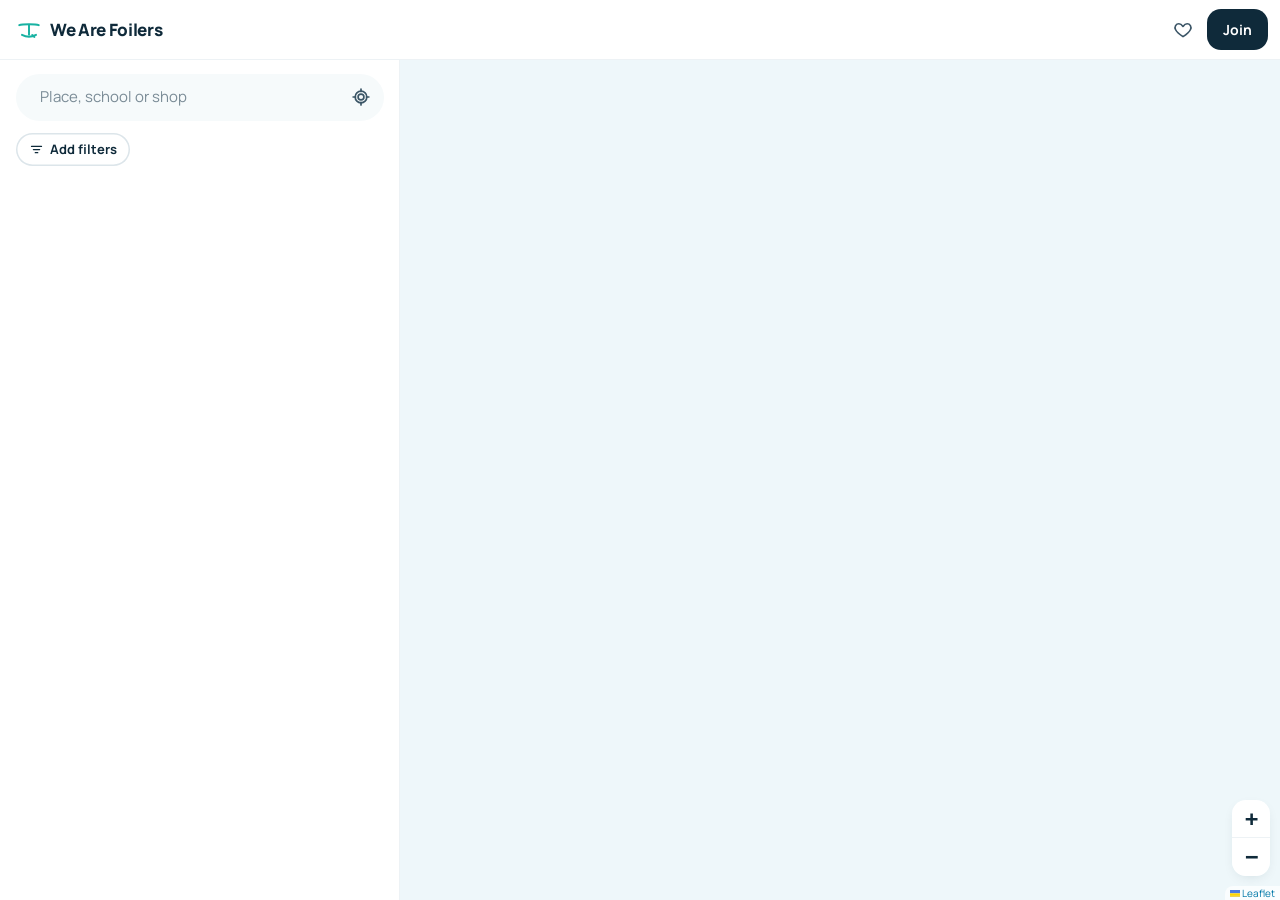
<file: index.html>
<!doctype html>
<html lang="en">
<head>
  <meta charset="utf-8">
  <meta name="viewport" content="width=device-width, initial-scale=1, viewport-fit=cover">
  <title>We Are Foilers · Find foilers near you, wherever you are</title>
  <meta name="description" content="A free, non-profit world map of foilers. Wing, pump, prone, kite, downwind and more. Find locals when you travel, get shown the spots, share a session.">
  <meta name="theme-color" content="#FFFFFF">
  <link rel="icon" href="assets/img/favicon.svg" type="image/svg+xml">
  <meta property="og:title" content="We Are Foilers">
  <meta property="og:description" content="Find foilers near you, wherever you are. Free and non-profit.">
  <meta property="og:type" content="website">
  <link rel="stylesheet" href="assets/vendor/leaflet/leaflet.css">
  <link rel="stylesheet" href="assets/vendor/markercluster/MarkerCluster.css">
  <link rel="stylesheet" href="assets/vendor/maplibre/maplibre-gl.css">
  <link rel="stylesheet" href="assets/css/fonts.css">
  <link rel="stylesheet" href="assets/css/app.css">
</head>
<body>

<header class="topbar">
  <div class="brand"><a class="logo" href="./" aria-label="We Are Foilers, home"><span id="logoIcon"></span>We Are Foilers</a><button class="demo-badge hidden" id="demoBanner">Demo</button></div>
  <div class="top-actions">
    <button class="icon-btn" id="btnAbout" aria-label="About"></button>
    <button class="btn" id="btnMe">Join</button>
  </div>
</header>

<main class="layout">
  <div id="map" role="application" aria-label="Map of foilers"></div>

  <div class="finder" id="finder">
    <form class="search" id="searchForm" role="search">
      <span id="searchIcon"></span>
      <input id="searchInput" type="search" placeholder="Place, school or shop" autocomplete="off" enterkeyhint="search" aria-label="Search a place or name" role="combobox" aria-expanded="false" aria-controls="suggest" aria-autocomplete="list">
      <button type="button" class="icon-btn" id="btnLocate" aria-label="Near me"></button>
      <div class="suggest" id="suggest" role="listbox" hidden></div>
    </form>
    <div class="chips" id="chips" aria-label="Filter by discipline"></div>
  </div>

  <aside class="panel" id="panel" data-size="peek" aria-label="Foilers">
    <button class="grip" id="grip" aria-label="Expand list"><span></span></button>
    <div class="panel-body" id="panelBody"></div>
  </aside>
</main>

<dialog id="dlg"></dialog>
<div class="toast" id="toast" role="status" aria-live="polite"></div>

<script src="assets/vendor/leaflet/leaflet.js"></script>
<script src="assets/vendor/markercluster/leaflet.markercluster.js"></script>
<script src="assets/vendor/maplibre/maplibre-gl.js"></script>
<script src="assets/vendor/maplibre/leaflet-maplibre-gl.js"></script>
<script src="assets/js/config.js"></script>
<script src="assets/js/catalog.js"></script>
<script src="assets/js/icons.js"></script>
<script src="assets/js/ui.js"></script>
<script src="assets/vendor/supabase/supabase.js"></script>
<script src="assets/js/store-demo.js"></script>
<script src="assets/js/store-supabase.js"></script>
<script src="assets/js/app.js"></script>
</body>
</html>
</file>
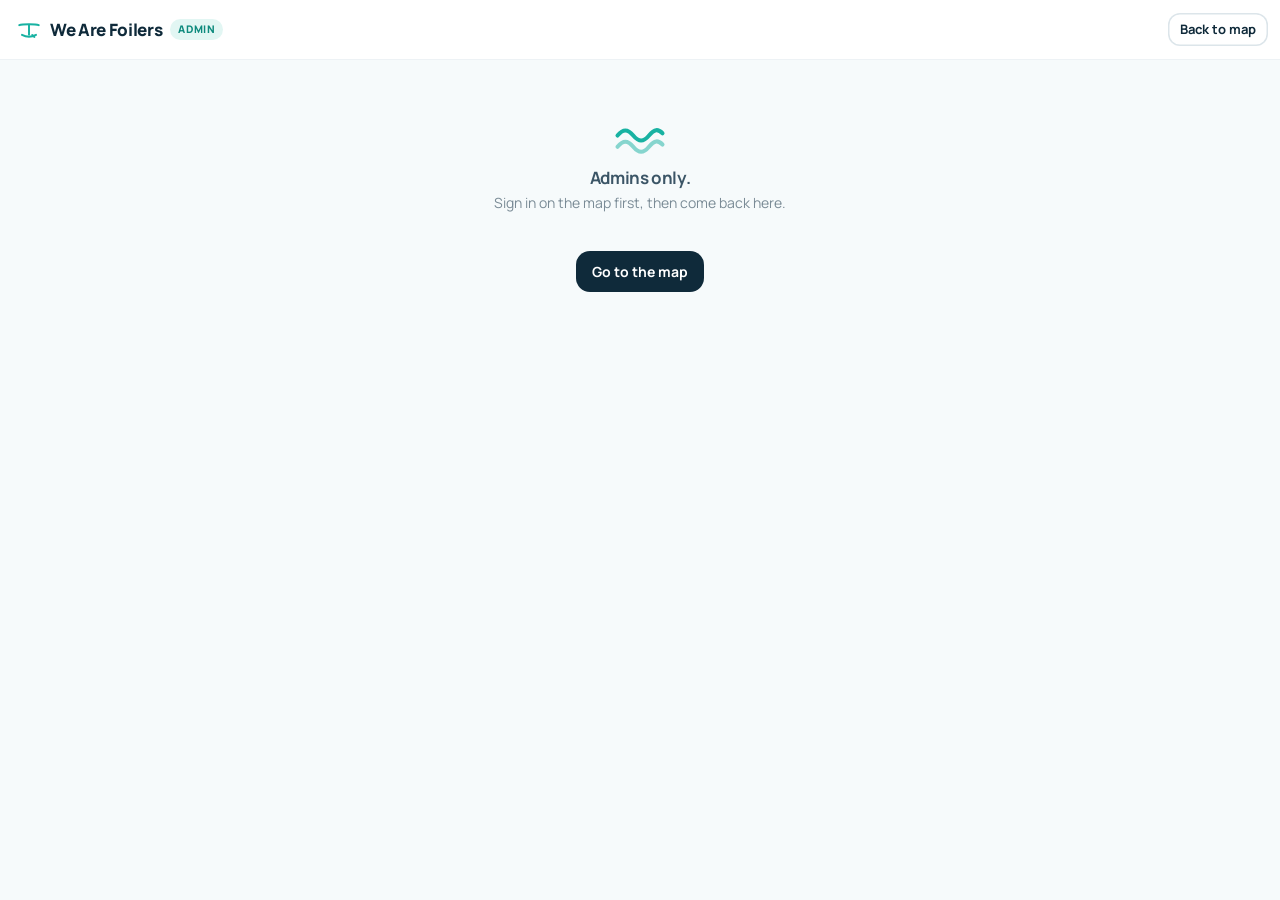
<file: admin.html>
<!doctype html>
<html lang="en">
<head>
  <meta charset="utf-8">
  <meta name="viewport" content="width=device-width, initial-scale=1, viewport-fit=cover">
  <title>Admin · We Are Foilers</title>
  <meta name="robots" content="noindex, nofollow">
  <link rel="icon" href="assets/img/favicon.svg" type="image/svg+xml">
  <link rel="stylesheet" href="assets/css/fonts.css">
  <link rel="stylesheet" href="assets/css/app.css">
</head>
<body class="admin">

<header class="topbar">
  <div class="brand"><a class="logo" href="./"><span id="logoIcon"></span>We Are Foilers</a><span class="demo-badge" style="background:var(--accent-soft);color:var(--accent-ink)">Admin</span></div>
  <a class="btn ghost small" href="./" id="backLink">Back to map</a>
</header>

<main class="adm" id="app">
  <p class="muted">Loading…</p>
</main>

<dialog id="dlg"></dialog>
<div class="toast" id="toast" role="status" aria-live="polite"></div>

<script src="assets/js/config.js"></script>
<script src="assets/js/catalog.js"></script>
<script src="assets/js/icons.js"></script>
<script src="assets/js/ui.js"></script>
<script src="assets/vendor/supabase/supabase.js"></script>
<script src="assets/js/store-demo.js"></script>
<script src="assets/js/store-supabase.js"></script>
<script src="assets/js/admin.js"></script>
</body>
</html>
</file>
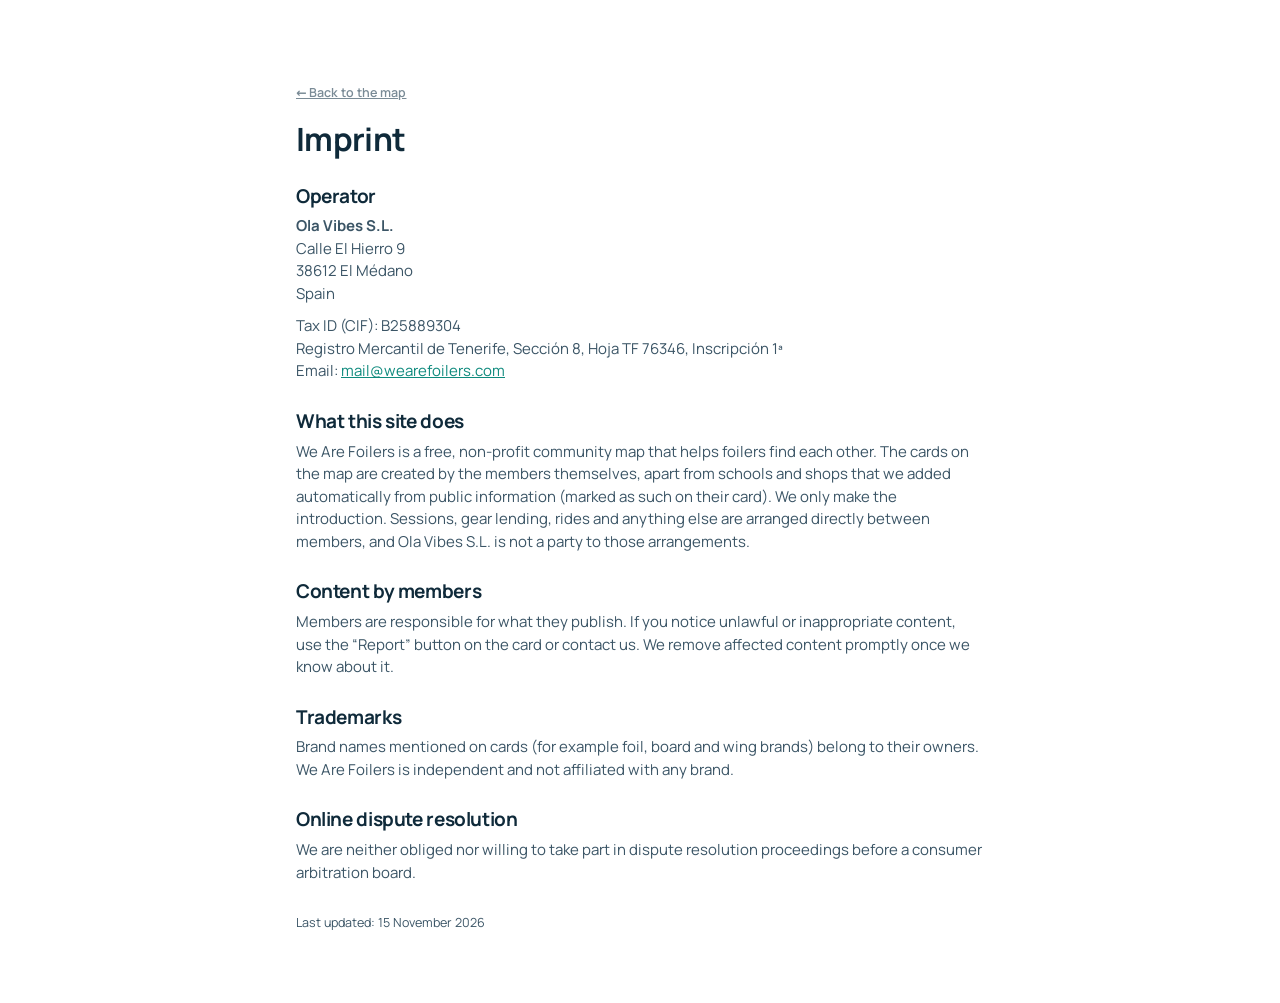
<file: imprint.html>
<!doctype html>
<html lang="en">
<head>
  <meta charset="utf-8">
  <meta name="viewport" content="width=device-width, initial-scale=1">
  <title>Imprint · We Are Foilers</title>
  <link rel="icon" href="assets/img/favicon.svg" type="image/svg+xml">
  <link rel="stylesheet" href="assets/css/fonts.css">
  <link rel="stylesheet" href="assets/css/app.css">
</head>
<body class="admin legal">
  <main class="adm">
    <p><a class="link-btn" href="./">&larr; Back to the map</a></p>
    <h1>Imprint</h1>
    <h2>Operator</h2>
    <p><b>Ola Vibes S.L.</b><br>Calle El Hierro 9<br>38612 El Médano<br>Spain</p>
    <p>Tax ID (CIF): B25889304<br>Registro Mercantil de Tenerife, Sección 8, Hoja TF 76346, Inscripción 1ª<br>Email: <a href="mailto:mail@wearefoilers.com">mail@wearefoilers.com</a></p>
    <h2>What this site does</h2>
    <p>We Are Foilers is a free, non-profit community map that helps foilers find each other. The cards on the map are created by the members themselves, apart from schools and shops that we added automatically from public information (marked as such on their card). We only make the introduction. Sessions, gear lending, rides and anything else are arranged directly between members, and Ola Vibes S.L. is not a party to those arrangements.</p>
    <h2>Content by members</h2>
    <p>Members are responsible for what they publish. If you notice unlawful or inappropriate content, use the “Report” button on the card or contact us. We remove affected content promptly once we know about it.</p>
    <h2>Trademarks</h2>
    <p>Brand names mentioned on cards (for example foil, board and wing brands) belong to their owners. We Are Foilers is independent and not affiliated with any brand.</p>
    <h2>Online dispute resolution</h2>
    <p>We are neither obliged nor willing to take part in dispute resolution proceedings before a consumer arbitration board.</p>
    <p class="muted small">Last updated: 15 November 2026</p>
  </main>
</body>
</html>
</file>
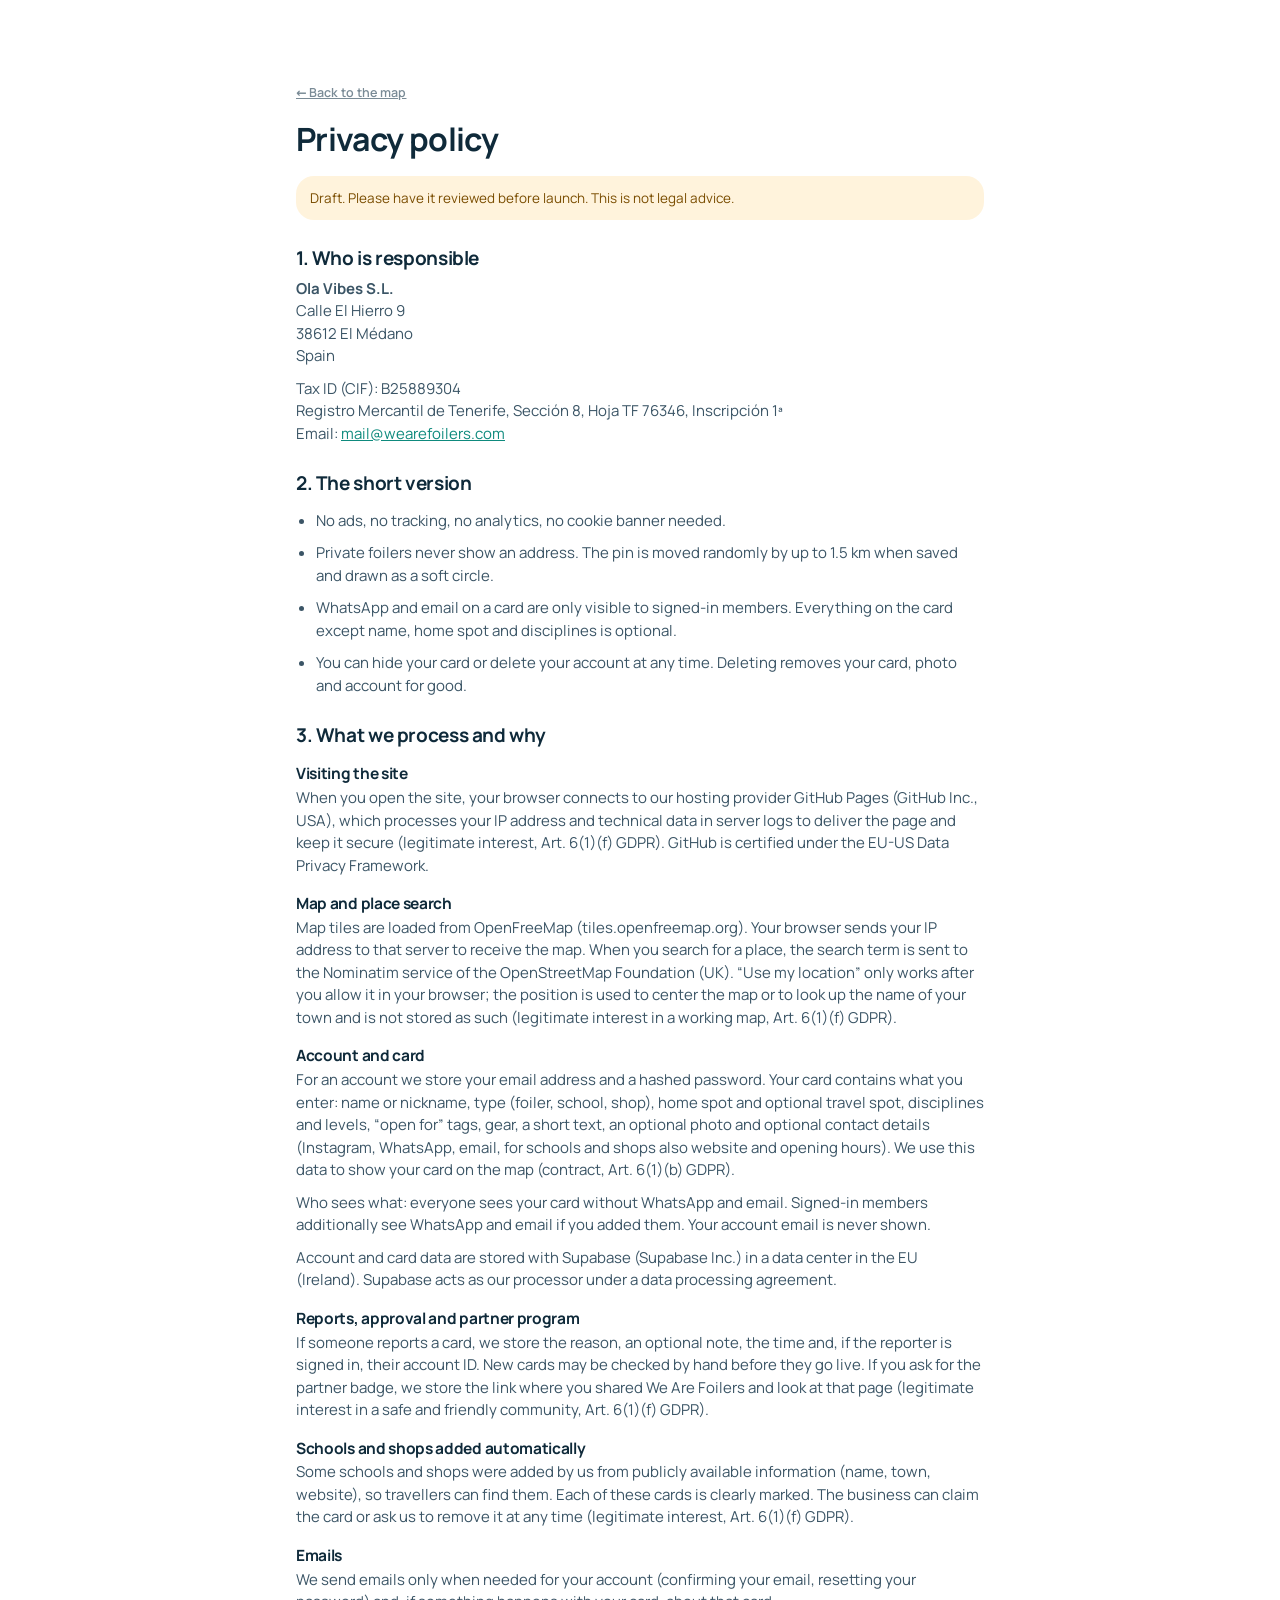
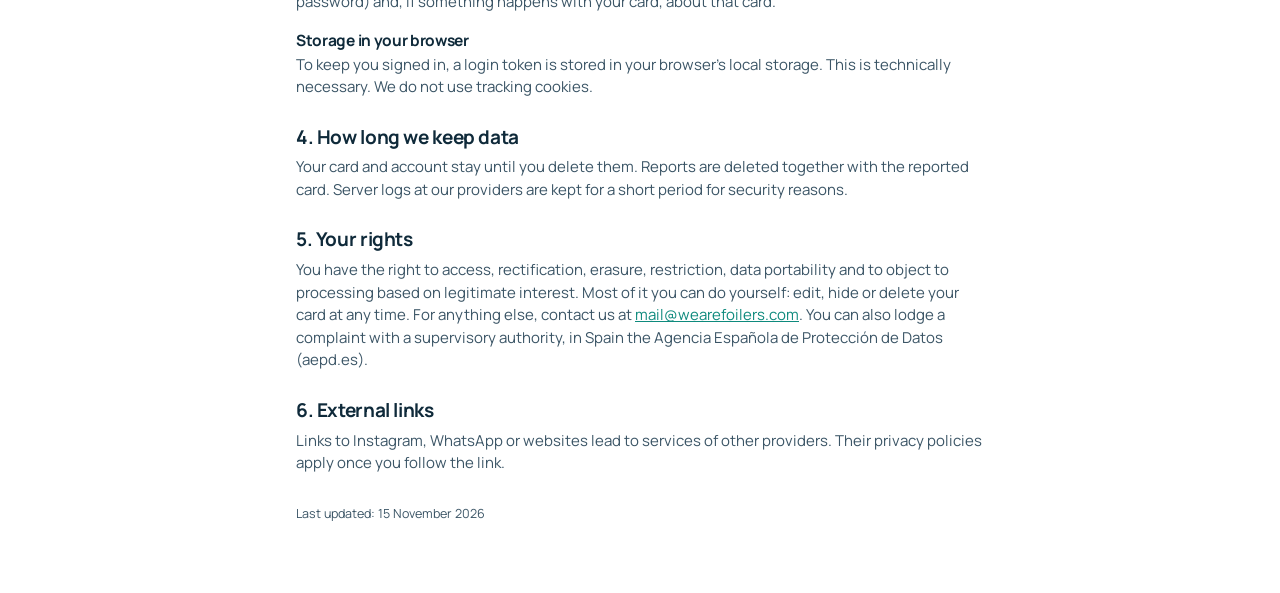
<file: privacy.html>
<!doctype html>
<html lang="en">
<head>
  <meta charset="utf-8">
  <meta name="viewport" content="width=device-width, initial-scale=1">
  <title>Privacy policy · We Are Foilers</title>
  <link rel="icon" href="assets/img/favicon.svg" type="image/svg+xml">
  <link rel="stylesheet" href="assets/css/fonts.css">
  <link rel="stylesheet" href="assets/css/app.css">
</head>
<body class="admin legal">
  <main class="adm">
    <p><a class="link-btn" href="./">&larr; Back to the map</a></p>
    <h1>Privacy policy</h1>
    <div class="notice">Draft. Please have it reviewed before launch. This is not legal advice.</div>
    <h2>1. Who is responsible</h2>
    <p><b>Ola Vibes S.L.</b><br>Calle El Hierro 9<br>38612 El Médano<br>Spain</p>
    <p>Tax ID (CIF): B25889304<br>Registro Mercantil de Tenerife, Sección 8, Hoja TF 76346, Inscripción 1ª<br>Email: <a href="mailto:mail@wearefoilers.com">mail@wearefoilers.com</a></p>
    <h2>2. The short version</h2>
    <ul>
      <li>No ads, no tracking, no analytics, no cookie banner needed.</li>
      <li>Private foilers never show an address. The pin is moved randomly by up to 1.5 km when saved and drawn as a soft circle.</li>
      <li>WhatsApp and email on a card are only visible to signed-in members. Everything on the card except name, home spot and disciplines is optional.</li>
      <li>You can hide your card or delete your account at any time. Deleting removes your card, photo and account for good.</li>
    </ul>
    <h2>3. What we process and why</h2>
    <h3>Visiting the site</h3>
    <p>When you open the site, your browser connects to our hosting provider GitHub Pages (GitHub Inc., USA), which processes your IP address and technical data in server logs to deliver the page and keep it secure (legitimate interest, Art. 6(1)(f) GDPR). GitHub is certified under the EU-US Data Privacy Framework.</p>
    <h3>Map and place search</h3>
    <p>Map tiles are loaded from OpenFreeMap (tiles.openfreemap.org). Your browser sends your IP address to that server to receive the map. When you search for a place, the search term is sent to the Nominatim service of the OpenStreetMap Foundation (UK). “Use my location” only works after you allow it in your browser; the position is used to center the map or to look up the name of your town and is not stored as such (legitimate interest in a working map, Art. 6(1)(f) GDPR).</p>
    <h3>Account and card</h3>
    <p>For an account we store your email address and a hashed password. Your card contains what you enter: name or nickname, type (foiler, school, shop), home spot and optional travel spot, disciplines and levels, “open for” tags, gear, a short text, an optional photo and optional contact details (Instagram, WhatsApp, email, for schools and shops also website and opening hours). We use this data to show your card on the map (contract, Art. 6(1)(b) GDPR).</p>
    <p>Who sees what: everyone sees your card without WhatsApp and email. Signed-in members additionally see WhatsApp and email if you added them. Your account email is never shown.</p>
    <p>Account and card data are stored with Supabase (Supabase Inc.) in a data center in the EU (Ireland). Supabase acts as our processor under a data processing agreement.</p>
    <h3>Reports, approval and partner program</h3>
    <p>If someone reports a card, we store the reason, an optional note, the time and, if the reporter is signed in, their account ID. New cards may be checked by hand before they go live. If you ask for the partner badge, we store the link where you shared We Are Foilers and look at that page (legitimate interest in a safe and friendly community, Art. 6(1)(f) GDPR).</p>
    <h3>Schools and shops added automatically</h3>
    <p>Some schools and shops were added by us from publicly available information (name, town, website), so travellers can find them. Each of these cards is clearly marked. The business can claim the card or ask us to remove it at any time (legitimate interest, Art. 6(1)(f) GDPR).</p>
    <h3>Emails</h3>
    <p>We send emails only when needed for your account (confirming your email, resetting your password) and, if something happens with your card, about that card.</p>
    <h3>Storage in your browser</h3>
    <p>To keep you signed in, a login token is stored in your browser's local storage. This is technically necessary. We do not use tracking cookies.</p>
    <h2>4. How long we keep data</h2>
    <p>Your card and account stay until you delete them. Reports are deleted together with the reported card. Server logs at our providers are kept for a short period for security reasons.</p>
    <h2>5. Your rights</h2>
    <p>You have the right to access, rectification, erasure, restriction, data portability and to object to processing based on legitimate interest. Most of it you can do yourself: edit, hide or delete your card at any time. For anything else, contact us at <a href="mailto:mail@wearefoilers.com">mail@wearefoilers.com</a>. You can also lodge a complaint with a supervisory authority, in Spain the Agencia Española de Protección de Datos (aepd.es).</p>
    <h2>6. External links</h2>
    <p>Links to Instagram, WhatsApp or websites lead to services of other providers. Their privacy policies apply once you follow the link.</p>
    <p class="muted small">Last updated: 15 November 2026</p>
  </main>
</body>
</html>
</file>
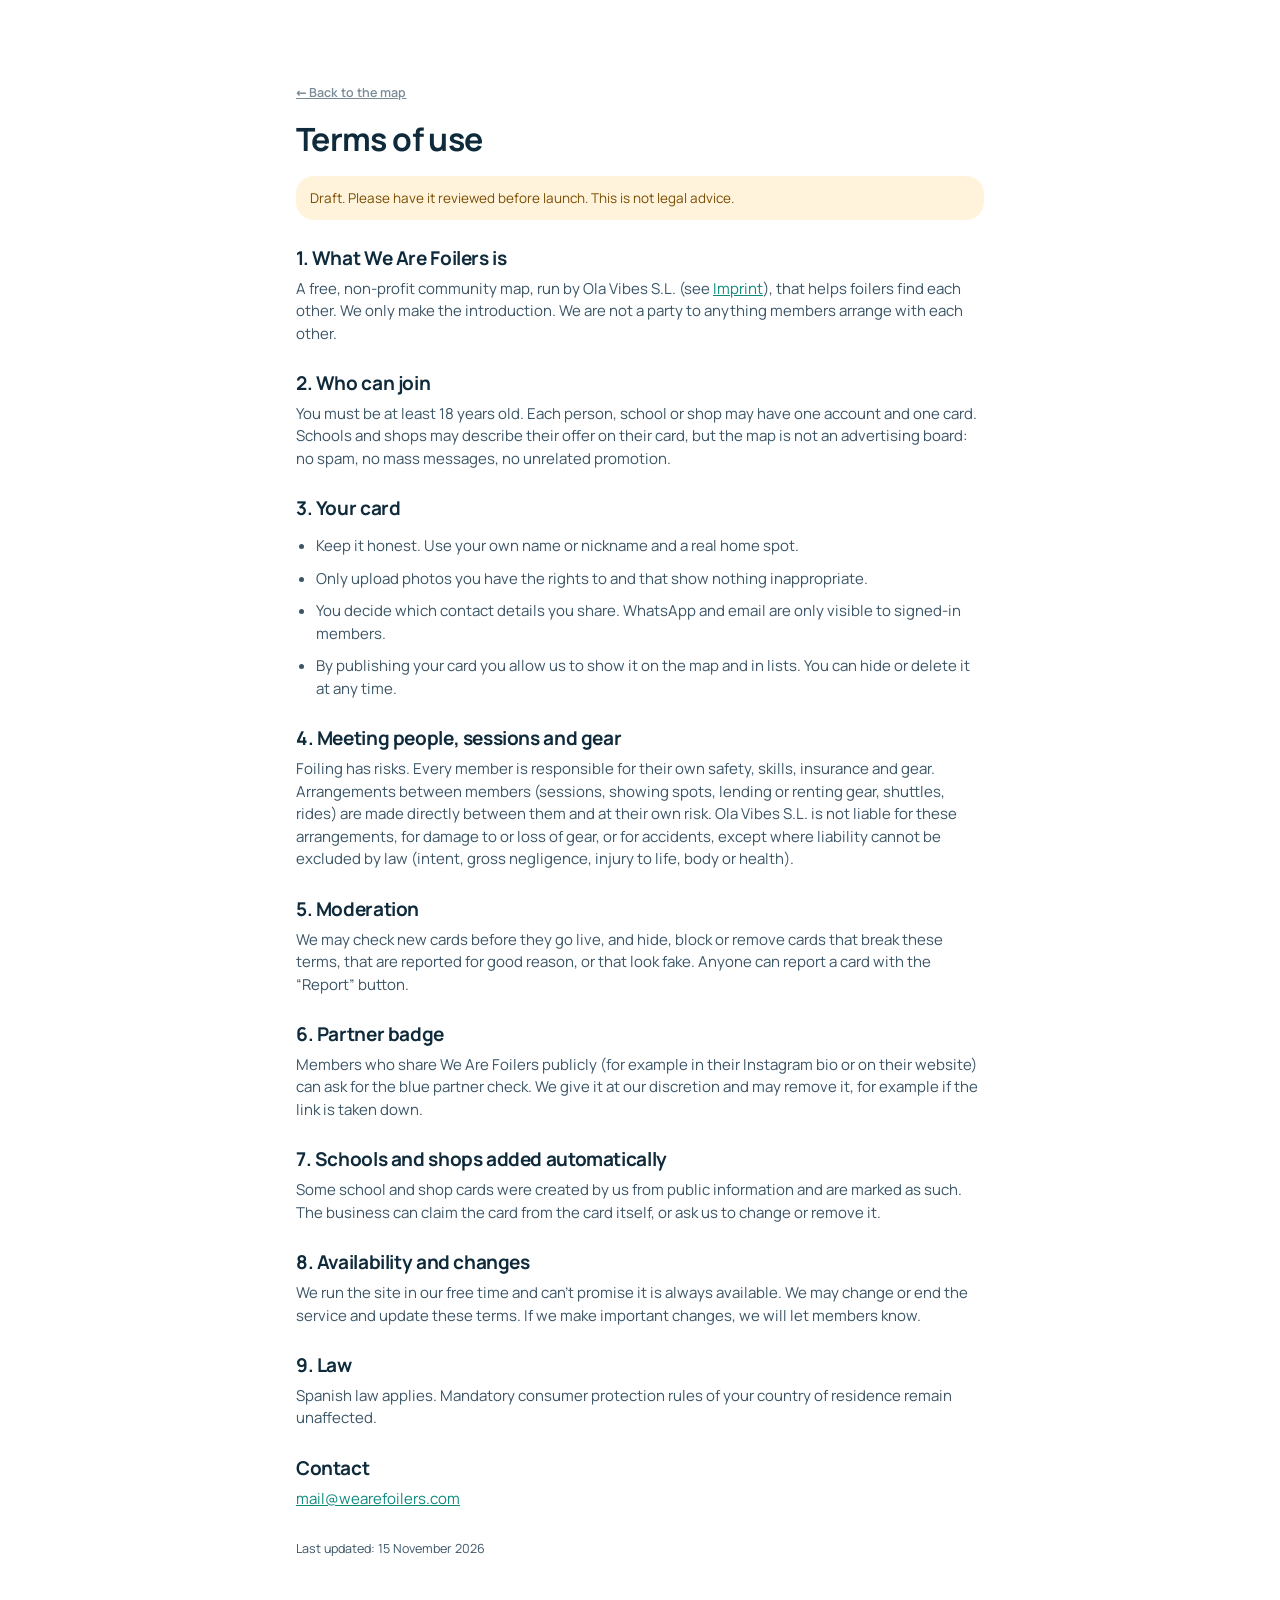
<file: terms.html>
<!doctype html>
<html lang="en">
<head>
  <meta charset="utf-8">
  <meta name="viewport" content="width=device-width, initial-scale=1">
  <title>Terms of use · We Are Foilers</title>
  <link rel="icon" href="assets/img/favicon.svg" type="image/svg+xml">
  <link rel="stylesheet" href="assets/css/fonts.css">
  <link rel="stylesheet" href="assets/css/app.css">
</head>
<body class="admin legal">
  <main class="adm">
    <p><a class="link-btn" href="./">&larr; Back to the map</a></p>
    <h1>Terms of use</h1>
    <div class="notice">Draft. Please have it reviewed before launch. This is not legal advice.</div>
    <h2>1. What We Are Foilers is</h2>
    <p>A free, non-profit community map, run by Ola Vibes S.L. (see <a href="imprint.html">Imprint</a>), that helps foilers find each other. We only make the introduction. We are not a party to anything members arrange with each other.</p>
    <h2>2. Who can join</h2>
    <p>You must be at least 18 years old. Each person, school or shop may have one account and one card. Schools and shops may describe their offer on their card, but the map is not an advertising board: no spam, no mass messages, no unrelated promotion.</p>
    <h2>3. Your card</h2>
    <ul>
      <li>Keep it honest. Use your own name or nickname and a real home spot.</li>
      <li>Only upload photos you have the rights to and that show nothing inappropriate.</li>
      <li>You decide which contact details you share. WhatsApp and email are only visible to signed-in members.</li>
      <li>By publishing your card you allow us to show it on the map and in lists. You can hide or delete it at any time.</li>
    </ul>
    <h2>4. Meeting people, sessions and gear</h2>
    <p>Foiling has risks. Every member is responsible for their own safety, skills, insurance and gear. Arrangements between members (sessions, showing spots, lending or renting gear, shuttles, rides) are made directly between them and at their own risk. Ola Vibes S.L. is not liable for these arrangements, for damage to or loss of gear, or for accidents, except where liability cannot be excluded by law (intent, gross negligence, injury to life, body or health).</p>
    <h2>5. Moderation</h2>
    <p>We may check new cards before they go live, and hide, block or remove cards that break these terms, that are reported for good reason, or that look fake. Anyone can report a card with the “Report” button.</p>
    <h2>6. Partner badge</h2>
    <p>Members who share We Are Foilers publicly (for example in their Instagram bio or on their website) can ask for the blue partner check. We give it at our discretion and may remove it, for example if the link is taken down.</p>
    <h2>7. Schools and shops added automatically</h2>
    <p>Some school and shop cards were created by us from public information and are marked as such. The business can claim the card from the card itself, or ask us to change or remove it.</p>
    <h2>8. Availability and changes</h2>
    <p>We run the site in our free time and can't promise it is always available. We may change or end the service and update these terms. If we make important changes, we will let members know.</p>
    <h2>9. Law</h2>
    <p>Spanish law applies. Mandatory consumer protection rules of your country of residence remain unaffected.</p>
    <h2>Contact</h2>
    <p><a href="mailto:mail@wearefoilers.com">mail@wearefoilers.com</a></p>
    <p class="muted small">Last updated: 15 November 2026</p>
  </main>
</body>
</html>
</file>
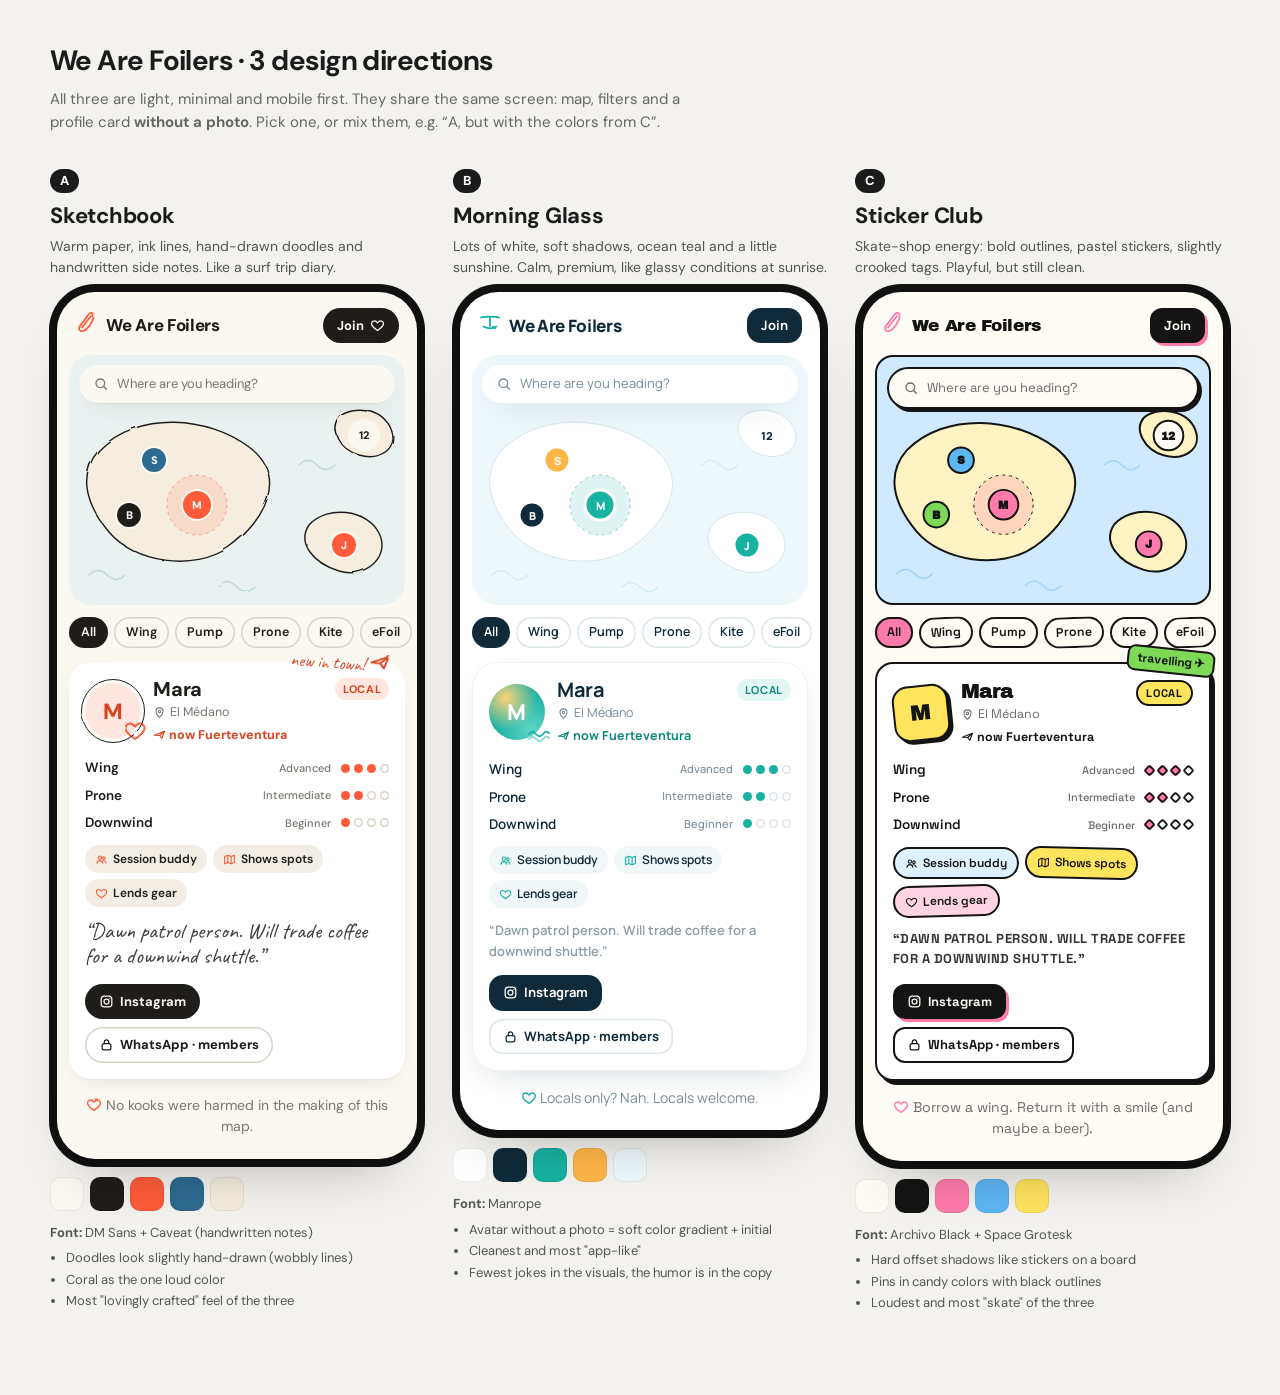
<file: design/directions.html>
<!doctype html>
<html lang="en">
<head>
<meta charset="utf-8">
<meta name="viewport" content="width=device-width, initial-scale=1">
<title>We Are Foilers – Design directions</title>
<link rel="preconnect" href="https://fonts.googleapis.com">
<link rel="preconnect" href="https://fonts.gstatic.com" crossorigin>
<link href="https://fonts.googleapis.com/css2?family=Archivo+Black&family=Caveat:wght@500;700&family=DM+Sans:opsz,wght@9..40,400;9..40,500;9..40,700;9..40,800&family=Manrope:wght@400;500;600;700;800&family=Space+Grotesk:wght@400;500;700&display=swap" rel="stylesheet">
<style>
  * { box-sizing: border-box; margin: 0; padding: 0; }
  body { background: #F4F2EE; color: #1b1b1b; font: 15px/1.5 "DM Sans", system-ui, sans-serif; padding: 40px 16px 80px; }
  .page-head { max-width: 1180px; margin: 0 auto 36px; }
  .page-head h1 { font-size: 28px; letter-spacing: -0.02em; }
  .page-head p { color: #666; max-width: 640px; margin-top: 6px; }
  .grid { max-width: 1180px; margin: 0 auto; display: grid; grid-template-columns: repeat(auto-fit, minmax(340px, 1fr)); gap: 40px 28px; align-items: start; }
  .dir-head { margin-bottom: 14px; }
  .dir-head .letter { display: inline-block; font-weight: 800; font-size: 13px; background: #1b1b1b; color: #fff; border-radius: 99px; padding: 2px 10px; margin-bottom: 6px; }
  .dir-head h2 { font-size: 22px; letter-spacing: -0.01em; }
  .dir-head p { color: #555; font-size: 14px; margin-top: 4px; }
  .meta { margin-top: 18px; font-size: 13px; color: #555; }
  .swatches { display: flex; gap: 6px; margin: 8px 0 12px; }
  .swatches span { width: 34px; height: 34px; border-radius: 10px; border: 1px solid rgba(0,0,0,.08); }
  .meta ul { padding-left: 16px; margin-top: 6px; }
  .meta li { margin: 2px 0; }

  /* ---------- Phone (shared structure) ---------- */
  .phone { width: 100%; max-width: 360px; margin: 0 auto; border-radius: 38px; overflow: hidden; background: var(--bg); color: var(--ink); font-family: var(--body); box-shadow: 0 30px 60px -30px rgba(0,0,0,.35), 0 0 0 8px #111; position: relative; }
  .bar { display: flex; align-items: center; justify-content: space-between; padding: 16px 18px 12px; }
  .logo { display: flex; align-items: center; gap: 7px; font-family: var(--head); font-size: 17px; font-weight: 800; letter-spacing: -0.02em; }
  .logo svg { width: 24px; height: 24px; color: var(--accent); }
  .btn { font: inherit; font-weight: 700; font-size: 13px; border: 0; cursor: pointer; display: inline-flex; align-items: center; gap: 6px; padding: 8px 14px; border-radius: var(--r-btn); background: var(--ink); color: var(--bg); text-decoration: none; }
  .btn svg { width: 15px; height: 15px; }
  .btn.ghost { background: transparent; color: var(--ink); box-shadow: inset 0 0 0 1.5px var(--line); }
  .map { position: relative; height: 250px; margin: 0 12px; border-radius: var(--r-card); overflow: hidden; background: var(--sea); }
  .map svg { width: 100%; height: 100%; display: block; }
  .search { position: absolute; left: 10px; right: 10px; top: 10px; display: flex; align-items: center; gap: 8px; background: var(--bg); border-radius: 99px; padding: 9px 14px; font-size: 13px; color: var(--muted); box-shadow: var(--shadow); }
  .search svg { width: 16px; height: 16px; }
  .chips { display: flex; gap: 6px; overflow: hidden; padding: 12px 12px 4px; }
  .chip { flex: none; font-size: 12.5px; font-weight: 600; padding: 6px 12px; border-radius: 99px; box-shadow: inset 0 0 0 1.5px var(--line); white-space: nowrap; }
  .chip.on { background: var(--ink); color: var(--bg); box-shadow: none; }

  .card { margin: 10px 12px 0; padding: 16px; border-radius: var(--r-card); background: var(--card); box-shadow: var(--shadow); position: relative; }
  .card-top { display: flex; gap: 12px; align-items: center; }
  .avatar { width: 56px; height: 56px; flex: none; border-radius: 50%; display: grid; place-items: center; font-family: var(--head); font-weight: 800; font-size: 22px; position: relative; }
  .avatar .doodle { position: absolute; right: -6px; bottom: -4px; width: 24px; height: 24px; }
  .who h3 { font-family: var(--head); font-size: 20px; line-height: 1.1; letter-spacing: -0.02em; }
  .loc { font-size: 12.5px; color: var(--muted); display: flex; align-items: center; gap: 4px; margin-top: 3px; flex-wrap: wrap; }
  .loc svg { width: 13px; height: 13px; }
  .travel { color: var(--accent-ink); font-weight: 700; display: inline-flex; align-items: center; gap: 3px; }
  .type { margin-left: auto; align-self: flex-start; font-size: 11px; font-weight: 700; text-transform: uppercase; letter-spacing: .06em; padding: 3px 8px; border-radius: 99px; background: var(--accent-soft); color: var(--accent-ink); }
  .stats { margin: 14px 0 12px; display: grid; gap: 7px; }
  .stat { display: flex; align-items: center; font-size: 13.5px; font-weight: 600; }
  .stat .lvl { margin-left: auto; display: flex; gap: 4px; align-items: center; }
  .stat .lvl small { font-size: 11px; color: var(--muted); font-weight: 500; margin-right: 6px; }
  .dot { width: 9px; height: 9px; border-radius: 50%; box-shadow: inset 0 0 0 1.5px var(--line); }
  .dot.f { background: var(--accent); box-shadow: none; }
  .tags { display: flex; flex-wrap: wrap; gap: 6px; }
  .tag { font-size: 12px; font-weight: 600; display: inline-flex; gap: 5px; align-items: center; padding: 5px 10px; border-radius: 99px; background: var(--tag); }
  .tag svg { width: 13px; height: 13px; color: var(--accent); }
  .about { margin: 12px 0 14px; font-size: 13.5px; color: var(--ink); opacity: .85; }
  .actions { display: flex; gap: 8px; flex-wrap: wrap; }
  .quip { text-align: center; padding: 16px 20px 22px; font-size: 14px; color: var(--muted); }
  .quip svg { width: 16px; height: 16px; vertical-align: -3px; color: var(--accent); }

  /* map pieces */
  .land { fill: var(--land); stroke: var(--coast); stroke-width: var(--coast-w); }
  .wave { fill: none; stroke: var(--wave); stroke-width: 1.5; stroke-linecap: round; }
  .halo { fill: var(--accent); fill-opacity: .14; stroke: var(--accent); stroke-opacity: .5; stroke-dasharray: 3 4; }
  .pin circle { stroke: var(--pin-stroke); stroke-width: var(--pin-sw); }
  .pin text { font: 800 11px var(--head); fill: #fff; text-anchor: middle; dominant-baseline: central; }
  .pin.p circle { fill: var(--c-private); }
  .pin.s circle { fill: var(--c-school); }
  .pin.h circle { fill: var(--c-shop); }
  .pin.cl circle { fill: var(--bg); }
  .pin.cl text { fill: var(--ink); }

  /* ---------- A: Sketchbook ---------- */
  .A { --bg:#FBF8F2; --card:#FFFFFF; --ink:#1E1D1A; --muted:#7B776E; --line:#D9D3C7; --accent:#FF5B3A; --accent-ink:#D9431F; --accent-soft:#FFE7DF;
       --tag:#F3EEE5; --sea:#EAF2F1; --land:#F5EEDF; --coast:#1E1D1A; --coast-w:1.4; --wave:#BFD8D6;
       --c-private:#FF5B3A; --c-school:#2D6A8F; --c-shop:#1E1D1A; --pin-stroke:#FBF8F2; --pin-sw:2;
       --head:"DM Sans"; --body:"DM Sans"; --r-card:22px; --r-btn:99px; --shadow:0 1px 0 rgba(0,0,0,.04), 0 8px 24px -12px rgba(60,40,20,.18); }
  .A .rough { filter: url(#rough); }
  .A .avatar { background: #FFE7DF; color: var(--accent-ink); }
  .A .avatar::after { content:""; position:absolute; inset:-4px; border:1.5px solid var(--ink); border-radius:50%; filter:url(#rough); }
  .A .hand { font-family: "Caveat", cursive; font-size: 22px; color: var(--ink); line-height: 1.1; }
  .A .note { position: absolute; right: 14px; top: -14px; font-family: "Caveat"; font-size: 18px; color: var(--accent-ink); transform: rotate(4deg); display: flex; align-items: center; gap: 4px; }
  .A .note svg { width: 22px; height: 22px; }

  /* ---------- B: Morning Glass ---------- */
  .B { --bg:#FFFFFF; --card:#FFFFFF; --ink:#0F2A3A; --muted:#7A8B96; --line:#DCE5EA; --accent:#18B2A2; --accent-ink:#0E8A7D; --accent-soft:#E2F6F3;
       --tag:#F1F6F8; --sea:#EEF7FA; --land:#FFFFFF; --coast:#D5E6EC; --coast-w:1; --wave:#D6EBF1;
       --c-private:#18B2A2; --c-school:#FFB648; --c-shop:#0F2A3A; --pin-stroke:#FFFFFF; --pin-sw:3;
       --head:"Manrope"; --body:"Manrope"; --r-card:26px; --r-btn:14px; --shadow:0 12px 32px -14px rgba(15,42,58,.22); }
  .B .avatar { color: #fff; background: radial-gradient(circle at 30% 25%, #FFD27A, transparent 55%), radial-gradient(circle at 75% 80%, #5FD3C6, transparent 60%), #18B2A2; }
  .B .avatar .doodle { color: #FFB648; }
  .B .card { border: 1px solid #EEF3F6; }
  .B .hand { font-size: 13px; color: var(--muted); font-weight: 600; }
  .B .note { display: none; }

  /* ---------- C: Sticker Club ---------- */
  .C { --bg:#FFFCF5; --card:#FFFFFF; --ink:#141414; --muted:#6B6B6B; --line:#141414; --accent:#FF7BAC; --accent-ink:#141414; --accent-soft:#FFE45E;
       --tag:#DDF1FF; --sea:#CFEAFF; --land:#FFF3C4; --coast:#141414; --coast-w:2; --wave:#9FD3FA;
       --c-private:#FF7BAC; --c-school:#5DB7F5; --c-shop:#7ED957; --pin-stroke:#141414; --pin-sw:2;
       --head:"Archivo Black"; --body:"Space Grotesk"; --r-card:18px; --r-btn:12px; --shadow:4px 4px 0 #141414; }
  .C .card { border: 2px solid #141414; }
  .C .map { border: 2px solid #141414; }
  .C .search { border: 2px solid #141414; box-shadow: 3px 3px 0 #141414; }
  .C .btn { box-shadow: 3px 3px 0 var(--accent); }
  .C .btn.ghost { box-shadow: inset 0 0 0 2px #141414; }
  .C .chip { box-shadow: inset 0 0 0 2px #141414; }
  .C .chip:nth-child(2n) { transform: rotate(-2deg); }
  .C .chip.on { background: var(--accent); color: #141414; box-shadow: inset 0 0 0 2px #141414; }
  .C .tag { border: 2px solid #141414; }
  .C .tag:nth-child(2) { background: #FFE45E; transform: rotate(1.5deg); }
  .C .tag:nth-child(3) { background: #FFD3E4; transform: rotate(-1.5deg); }
  .C .tag svg { color: #141414; }
  .C .avatar { background: #FFE45E; border: 2px solid #141414; transform: rotate(-6deg); border-radius: 16px; box-shadow: 3px 3px 0 #141414; font-weight: 400; }
  .C .who h3, .C .logo { font-weight: 400; }
  .C .type { border: 2px solid #141414; }
  .C .dot { box-shadow: inset 0 0 0 2px #141414; border-radius: 3px; transform: rotate(45deg); }
  .C .dot.f { background: var(--accent); box-shadow: inset 0 0 0 2px #141414; }
  .C .pin text { fill: #141414; }
  .C .halo { fill-opacity: .25; stroke: #141414; stroke-opacity: 1; }
  .C .hand { font-family: "Space Grotesk"; font-weight: 700; font-size: 13px; text-transform: uppercase; letter-spacing: .04em; }
  .C .note { position: absolute; right: -6px; top: -16px; background: #7ED957; border: 2px solid #141414; font: 700 12px "Space Grotesk"; padding: 3px 8px; border-radius: 8px; transform: rotate(6deg); }
  .C .note svg { display: none; }
</style>
</head>
<body>

<svg width="0" height="0" style="position:absolute">
  <filter id="rough"><feTurbulence type="fractalNoise" baseFrequency="0.04" numOctaves="2" seed="7"/><feDisplacementMap in="SourceGraphic" scale="2.6"/></filter>
</svg>

<header class="page-head">
  <h1>We Are Foilers · 3 design directions</h1>
  <p>All three are light, minimal and mobile first. They share the same screen: map, filters and a profile card <b>without a photo</b>. Pick one, or mix them, e.g. “A, but with the colors from C”.</p>
</header>

<main class="grid" id="grid"></main>

<script>
const I = {
  heart: '<svg viewBox="0 0 24 24" fill="none" stroke="currentColor" stroke-width="2" stroke-linecap="round" stroke-linejoin="round"><path d="M12 20s-7-4.4-9-8.6C1.4 8 3.6 4.5 7 4.5c2.2 0 3.6 1.3 5 3.2 1.4-1.9 2.8-3.2 5-3.2 3.4 0 5.6 3.5 4 6.9C19 15.6 12 20 12 20z"/></svg>',
  board: '<svg viewBox="0 0 24 24" fill="none" stroke="currentColor" stroke-width="1.8" stroke-linecap="round" stroke-linejoin="round"><path d="M17.5 3.5c3 3-1 11-6 15.5-2.6 2.3-5.4 2.6-6.6 1.4S4.3 16.4 6.6 13.8C11 8.8 14.5.5 17.5 3.5z"/><path d="M16 6 7 17.5"/></svg>',
  foil: '<svg viewBox="0 0 24 24" fill="none" stroke="currentColor" stroke-width="1.8" stroke-linecap="round" stroke-linejoin="round"><path d="M3 7.5c3-1.2 15-1.2 18 0"/><path d="M12 7.3v9"/><path d="M5.5 16.5c4 2.2 9 2.2 13 0"/><path d="M15 16.6l2 1.8"/></svg>',
  wave: '<svg viewBox="0 0 24 24" fill="none" stroke="currentColor" stroke-width="1.8" stroke-linecap="round"><path d="M2 14c2.5-3 4.5-3 7 0s4.5 3 7 0 4-3 6-1"/><path d="M2 19c2.5-3 4.5-3 7 0s4.5 3 7 0 4-3 6-1" opacity=".5"/></svg>',
  pin: '<svg viewBox="0 0 24 24" fill="none" stroke="currentColor" stroke-width="2" stroke-linecap="round" stroke-linejoin="round"><path d="M12 21s-6.5-5.6-6.5-11a6.5 6.5 0 0 1 13 0c0 5.4-6.5 11-6.5 11z"/><circle cx="12" cy="10" r="2.3"/></svg>',
  plane: '<svg viewBox="0 0 24 24" fill="none" stroke="currentColor" stroke-width="2" stroke-linecap="round" stroke-linejoin="round"><path d="M2.5 13.5 21 6l-4.5 13-4.2-5.2z"/><path d="M12.3 13.8 21 6"/></svg>',
  search: '<svg viewBox="0 0 24 24" fill="none" stroke="currentColor" stroke-width="2" stroke-linecap="round"><circle cx="11" cy="11" r="6.5"/><path d="m20 20-4.2-4.2"/></svg>',
  lock: '<svg viewBox="0 0 24 24" fill="none" stroke="currentColor" stroke-width="2" stroke-linecap="round"><rect x="5" y="10.5" width="14" height="10" rx="3"/><path d="M8.5 10.5V8a3.5 3.5 0 0 1 7 0v2.5"/></svg>',
  ig: '<svg viewBox="0 0 24 24" fill="none" stroke="currentColor" stroke-width="2"><rect x="3.5" y="3.5" width="17" height="17" rx="5"/><circle cx="12" cy="12" r="4"/><circle cx="17.2" cy="6.8" r="1" fill="currentColor" stroke="none"/></svg>',
  people: '<svg viewBox="0 0 24 24" fill="none" stroke="currentColor" stroke-width="2" stroke-linecap="round"><circle cx="9" cy="8.5" r="3"/><circle cx="16.5" cy="9.5" r="2.4"/><path d="M3.5 19c.6-3.2 2.8-5 5.5-5s4.9 1.8 5.5 5M15 14.3c2.5-.3 4.8 1.2 5.5 4.2"/></svg>',
  map: '<svg viewBox="0 0 24 24" fill="none" stroke="currentColor" stroke-width="2" stroke-linejoin="round"><path d="M3 6.5 9 4l6 2.5L21 4v13.5L15 20l-6-2.5L3 20z"/><path d="M9 4v13.5M15 6.5V20"/></svg>',
};

const dirs = [
  { id:'A', name:'Sketchbook', sub:'Warm paper, ink lines, hand-drawn doodles and handwritten side notes. Like a surf trip diary.',
    logo:I.board, avatarDoodle:I.heart, quip:'No kooks were harmed in the making of this map.', note:'new in town!',
    swatches:['#FBF8F2','#1E1D1A','#FF5B3A','#2D6A8F','#F5EEDF'],
    font:'DM Sans + Caveat (handwritten notes)',
    bullets:['Doodles look slightly hand-drawn (wobbly lines)','Coral as the one loud color','Most "lovingly crafted" feel of the three'] },
  { id:'B', name:'Morning Glass', sub:'Lots of white, soft shadows, ocean teal and a little sunshine. Calm, premium, like glassy conditions at sunrise.',
    logo:I.foil, avatarDoodle:I.wave, quip:'Locals only? Nah. Locals welcome.', note:'',
    swatches:['#FFFFFF','#0F2A3A','#18B2A2','#FFB648','#EEF7FA'],
    font:'Manrope',
    bullets:['Avatar without a photo = soft color gradient + initial','Cleanest and most "app-like"','Fewest jokes in the visuals, the humor is in the copy'] },
  { id:'C', name:'Sticker Club', sub:'Skate-shop energy: bold outlines, pastel stickers, slightly crooked tags. Playful, but still clean.',
    logo:I.board, avatarDoodle:'', quip:'Borrow a wing. Return it with a smile (and maybe a beer).', note:'travelling ✈',
    swatches:['#FFFCF5','#141414','#FF7BAC','#5DB7F5','#FFE45E'],
    font:'Archivo Black + Space Grotesk',
    bullets:['Hard offset shadows like stickers on a board','Pins in candy colors with black outlines','Loudest and most "skate" of the three'] },
];

const lvl = n => [1,2,3,4].map(i => `<span class="dot ${i<=n?'f':''}"></span>`).join('');
const levels = ['','Beginner','Intermediate','Advanced','Pro'];
const disc = [['Wing',3],['Prone',2],['Downwind',1]];

function mapSvg() {
  return `<svg viewBox="0 0 336 250" preserveAspectRatio="xMidYMid slice">
    <g class="rough">
      <path class="wave" d="M20 220c6-6 12-6 18 0s12 6 18 0"/>
      <path class="wave" d="M230 110c6-6 12-6 18 0s12 6 18 0"/>
      <path class="wave" d="M150 232c6-6 12-6 18 0s12 6 18 0"/>
      <path class="land" d="M30 95C70 55 140 62 180 92s15 75-20 100-95 15-120-15S10 118 30 95Z"/>
      <path class="land" d="M240 170c18-20 58-16 70 8s-14 46-40 38-42-28-30-46Z"/>
      <path class="land" d="M270 62c14-12 44-8 52 12s-12 32-32 26-30-26-20-38Z"/>
    </g>
    <circle class="halo" cx="128" cy="150" r="30"/>
    <g class="pin s"><circle cx="85" cy="105" r="13"/><text x="85" y="105">S</text></g>
    <g class="pin h"><circle cx="60" cy="160" r="13"/><text x="60" y="160">B</text></g>
    <g class="pin p"><circle cx="128" cy="150" r="15"/><text x="128" y="150">M</text></g>
    <g class="pin p"><circle cx="275" cy="190" r="13"/><text x="275" y="190">J</text></g>
    <g class="pin cl"><circle cx="295" cy="80" r="15"/><text x="295" y="80">12</text></g>
  </svg>`;
}

function phone(d) {
  return `
  <div class="phone ${d.id}">
    <div class="bar">
      <div class="logo"><span class="rough">${d.logo}</span>We Are Foilers</div>
      <button class="btn">Join ${d.id==='A' ? I.heart : ''}</button>
    </div>
    <div class="map">${mapSvg()}<div class="search">${I.search} Where are you heading?</div></div>
    <div class="chips"><span class="chip on">All</span><span class="chip">Wing</span><span class="chip">Pump</span><span class="chip">Prone</span><span class="chip">Kite</span><span class="chip">eFoil</span></div>
    <article class="card">
      ${d.note ? `<span class="note">${d.note}<span class="rough">${I.plane}</span></span>` : ''}
      <div class="card-top">
        <div class="avatar">M${d.avatarDoodle ? `<span class="doodle rough" style="color:var(--accent)">${d.avatarDoodle}</span>` : ''}</div>
        <div class="who">
          <h3>Mara</h3>
          <p class="loc">${I.pin} El Médano <span class="travel">${I.plane} now Fuerteventura</span></p>
        </div>
        <span class="type">Local</span>
      </div>
      <div class="stats">
        ${disc.map(([n,l]) => `<div class="stat">${n}<span class="lvl"><small>${levels[l]}</small>${lvl(l)}</span></div>`).join('')}
      </div>
      <div class="tags">
        <span class="tag">${I.people} Session buddy</span>
        <span class="tag">${I.map} Shows spots</span>
        <span class="tag">${I.heart} Lends gear</span>
      </div>
      <p class="about"><span class="hand">“Dawn patrol person. Will trade coffee for a downwind shuttle.”</span></p>
      <div class="actions">
        <a class="btn">${I.ig} Instagram</a>
        <a class="btn ghost">${I.lock} WhatsApp · members</a>
      </div>
    </article>
    <p class="quip"><span class="rough">${I.heart}</span> ${d.quip}</p>
  </div>`;
}

document.getElementById('grid').innerHTML = dirs.map(d => `
  <section>
    <div class="dir-head"><span class="letter">${d.id}</span><h2>${d.name}</h2><p>${d.sub}</p></div>
    ${phone(d)}
    <div class="meta">
      <div class="swatches">${d.swatches.map(c => `<span style="background:${c}"></span>`).join('')}</div>
      <b>Font:</b> ${d.font}
      <ul>${d.bullets.map(b => `<li>${b}</li>`).join('')}</ul>
    </div>
  </section>`).join('');
</script>
</body>
</html>
</file>
<file: assets/vendor/leaflet/leaflet.css>
/* required styles */

.leaflet-pane,
.leaflet-tile,
.leaflet-marker-icon,
.leaflet-marker-shadow,
.leaflet-tile-container,
.leaflet-pane > svg,
.leaflet-pane > canvas,
.leaflet-zoom-box,
.leaflet-image-layer,
.leaflet-layer {
	position: absolute;
	left: 0;
	top: 0;
	}
.leaflet-container {
	overflow: hidden;
	}
.leaflet-tile,
.leaflet-marker-icon,
.leaflet-marker-shadow {
	-webkit-user-select: none;
	   -moz-user-select: none;
	        user-select: none;
	  -webkit-user-drag: none;
	}
/* Prevents IE11 from highlighting tiles in blue */
.leaflet-tile::selection {
	background: transparent;
}
/* Safari renders non-retina tile on retina better with this, but Chrome is worse */
.leaflet-safari .leaflet-tile {
	image-rendering: -webkit-optimize-contrast;
	}
/* hack that prevents hw layers "stretching" when loading new tiles */
.leaflet-safari .leaflet-tile-container {
	width: 1600px;
	height: 1600px;
	-webkit-transform-origin: 0 0;
	}
.leaflet-marker-icon,
.leaflet-marker-shadow {
	display: block;
	}
/* .leaflet-container svg: reset svg max-width decleration shipped in Joomla! (joomla.org) 3.x */
/* .leaflet-container img: map is broken in FF if you have max-width: 100% on tiles */
.leaflet-container .leaflet-overlay-pane svg {
	max-width: none !important;
	max-height: none !important;
	}
.leaflet-container .leaflet-marker-pane img,
.leaflet-container .leaflet-shadow-pane img,
.leaflet-container .leaflet-tile-pane img,
.leaflet-container img.leaflet-image-layer,
.leaflet-container .leaflet-tile {
	max-width: none !important;
	max-height: none !important;
	width: auto;
	padding: 0;
	}

.leaflet-container img.leaflet-tile {
	/* See: https://bugs.chromium.org/p/chromium/issues/detail?id=600120 */
	mix-blend-mode: plus-lighter;
}

.leaflet-container.leaflet-touch-zoom {
	-ms-touch-action: pan-x pan-y;
	touch-action: pan-x pan-y;
	}
.leaflet-container.leaflet-touch-drag {
	-ms-touch-action: pinch-zoom;
	/* Fallback for FF which doesn't support pinch-zoom */
	touch-action: none;
	touch-action: pinch-zoom;
}
.leaflet-container.leaflet-touch-drag.leaflet-touch-zoom {
	-ms-touch-action: none;
	touch-action: none;
}
.leaflet-container {
	-webkit-tap-highlight-color: transparent;
}
.leaflet-container a {
	-webkit-tap-highlight-color: rgba(51, 181, 229, 0.4);
}
.leaflet-tile {
	filter: inherit;
	visibility: hidden;
	}
.leaflet-tile-loaded {
	visibility: inherit;
	}
.leaflet-zoom-box {
	width: 0;
	height: 0;
	-moz-box-sizing: border-box;
	     box-sizing: border-box;
	z-index: 800;
	}
/* workaround for https://bugzilla.mozilla.org/show_bug.cgi?id=888319 */
.leaflet-overlay-pane svg {
	-moz-user-select: none;
	}

.leaflet-pane         { z-index: 400; }

.leaflet-tile-pane    { z-index: 200; }
.leaflet-overlay-pane { z-index: 400; }
.leaflet-shadow-pane  { z-index: 500; }
.leaflet-marker-pane  { z-index: 600; }
.leaflet-tooltip-pane   { z-index: 650; }
.leaflet-popup-pane   { z-index: 700; }

.leaflet-map-pane canvas { z-index: 100; }
.leaflet-map-pane svg    { z-index: 200; }

.leaflet-vml-shape {
	width: 1px;
	height: 1px;
	}
.lvml {
	behavior: url(#default#VML);
	display: inline-block;
	position: absolute;
	}


/* control positioning */

.leaflet-control {
	position: relative;
	z-index: 800;
	pointer-events: visiblePainted; /* IE 9-10 doesn't have auto */
	pointer-events: auto;
	}
.leaflet-top,
.leaflet-bottom {
	position: absolute;
	z-index: 1000;
	pointer-events: none;
	}
.leaflet-top {
	top: 0;
	}
.leaflet-right {
	right: 0;
	}
.leaflet-bottom {
	bottom: 0;
	}
.leaflet-left {
	left: 0;
	}
.leaflet-control {
	float: left;
	clear: both;
	}
.leaflet-right .leaflet-control {
	float: right;
	}
.leaflet-top .leaflet-control {
	margin-top: 10px;
	}
.leaflet-bottom .leaflet-control {
	margin-bottom: 10px;
	}
.leaflet-left .leaflet-control {
	margin-left: 10px;
	}
.leaflet-right .leaflet-control {
	margin-right: 10px;
	}


/* zoom and fade animations */

.leaflet-fade-anim .leaflet-popup {
	opacity: 0;
	-webkit-transition: opacity 0.2s linear;
	   -moz-transition: opacity 0.2s linear;
	        transition: opacity 0.2s linear;
	}
.leaflet-fade-anim .leaflet-map-pane .leaflet-popup {
	opacity: 1;
	}
.leaflet-zoom-animated {
	-webkit-transform-origin: 0 0;
	    -ms-transform-origin: 0 0;
	        transform-origin: 0 0;
	}
svg.leaflet-zoom-animated {
	will-change: transform;
}

.leaflet-zoom-anim .leaflet-zoom-animated {
	-webkit-transition: -webkit-transform 0.25s cubic-bezier(0,0,0.25,1);
	   -moz-transition:    -moz-transform 0.25s cubic-bezier(0,0,0.25,1);
	        transition:         transform 0.25s cubic-bezier(0,0,0.25,1);
	}
.leaflet-zoom-anim .leaflet-tile,
.leaflet-pan-anim .leaflet-tile {
	-webkit-transition: none;
	   -moz-transition: none;
	        transition: none;
	}

.leaflet-zoom-anim .leaflet-zoom-hide {
	visibility: hidden;
	}


/* cursors */

.leaflet-interactive {
	cursor: pointer;
	}
.leaflet-grab {
	cursor: -webkit-grab;
	cursor:    -moz-grab;
	cursor:         grab;
	}
.leaflet-crosshair,
.leaflet-crosshair .leaflet-interactive {
	cursor: crosshair;
	}
.leaflet-popup-pane,
.leaflet-control {
	cursor: auto;
	}
.leaflet-dragging .leaflet-grab,
.leaflet-dragging .leaflet-grab .leaflet-interactive,
.leaflet-dragging .leaflet-marker-draggable {
	cursor: move;
	cursor: -webkit-grabbing;
	cursor:    -moz-grabbing;
	cursor:         grabbing;
	}

/* marker & overlays interactivity */
.leaflet-marker-icon,
.leaflet-marker-shadow,
.leaflet-image-layer,
.leaflet-pane > svg path,
.leaflet-tile-container {
	pointer-events: none;
	}

.leaflet-marker-icon.leaflet-interactive,
.leaflet-image-layer.leaflet-interactive,
.leaflet-pane > svg path.leaflet-interactive,
svg.leaflet-image-layer.leaflet-interactive path {
	pointer-events: visiblePainted; /* IE 9-10 doesn't have auto */
	pointer-events: auto;
	}

/* visual tweaks */

.leaflet-container {
	background: #ddd;
	outline-offset: 1px;
	}
.leaflet-container a {
	color: #0078A8;
	}
.leaflet-zoom-box {
	border: 2px dotted #38f;
	background: rgba(255,255,255,0.5);
	}


/* general typography */
.leaflet-container {
	font-family: "Helvetica Neue", Arial, Helvetica, sans-serif;
	font-size: 12px;
	font-size: 0.75rem;
	line-height: 1.5;
	}


/* general toolbar styles */

.leaflet-bar {
	box-shadow: 0 1px 5px rgba(0,0,0,0.65);
	border-radius: 4px;
	}
.leaflet-bar a {
	background-color: #fff;
	border-bottom: 1px solid #ccc;
	width: 26px;
	height: 26px;
	line-height: 26px;
	display: block;
	text-align: center;
	text-decoration: none;
	color: black;
	}
.leaflet-bar a,
.leaflet-control-layers-toggle {
	background-position: 50% 50%;
	background-repeat: no-repeat;
	display: block;
	}
.leaflet-bar a:hover,
.leaflet-bar a:focus {
	background-color: #f4f4f4;
	}
.leaflet-bar a:first-child {
	border-top-left-radius: 4px;
	border-top-right-radius: 4px;
	}
.leaflet-bar a:last-child {
	border-bottom-left-radius: 4px;
	border-bottom-right-radius: 4px;
	border-bottom: none;
	}
.leaflet-bar a.leaflet-disabled {
	cursor: default;
	background-color: #f4f4f4;
	color: #bbb;
	}

.leaflet-touch .leaflet-bar a {
	width: 30px;
	height: 30px;
	line-height: 30px;
	}
.leaflet-touch .leaflet-bar a:first-child {
	border-top-left-radius: 2px;
	border-top-right-radius: 2px;
	}
.leaflet-touch .leaflet-bar a:last-child {
	border-bottom-left-radius: 2px;
	border-bottom-right-radius: 2px;
	}

/* zoom control */

.leaflet-control-zoom-in,
.leaflet-control-zoom-out {
	font: bold 18px 'Lucida Console', Monaco, monospace;
	text-indent: 1px;
	}

.leaflet-touch .leaflet-control-zoom-in, .leaflet-touch .leaflet-control-zoom-out  {
	font-size: 22px;
	}


/* layers control */

.leaflet-control-layers {
	box-shadow: 0 1px 5px rgba(0,0,0,0.4);
	background: #fff;
	border-radius: 5px;
	}
.leaflet-control-layers-toggle {
	background-image: url(images/layers.png);
	width: 36px;
	height: 36px;
	}
.leaflet-retina .leaflet-control-layers-toggle {
	background-image: url(images/layers-2x.png);
	background-size: 26px 26px;
	}
.leaflet-touch .leaflet-control-layers-toggle {
	width: 44px;
	height: 44px;
	}
.leaflet-control-layers .leaflet-control-layers-list,
.leaflet-control-layers-expanded .leaflet-control-layers-toggle {
	display: none;
	}
.leaflet-control-layers-expanded .leaflet-control-layers-list {
	display: block;
	position: relative;
	}
.leaflet-control-layers-expanded {
	padding: 6px 10px 6px 6px;
	color: #333;
	background: #fff;
	}
.leaflet-control-layers-scrollbar {
	overflow-y: scroll;
	overflow-x: hidden;
	padding-right: 5px;
	}
.leaflet-control-layers-selector {
	margin-top: 2px;
	position: relative;
	top: 1px;
	}
.leaflet-control-layers label {
	display: block;
	font-size: 13px;
	font-size: 1.08333em;
	}
.leaflet-control-layers-separator {
	height: 0;
	border-top: 1px solid #ddd;
	margin: 5px -10px 5px -6px;
	}

/* Default icon URLs */
.leaflet-default-icon-path { /* used only in path-guessing heuristic, see L.Icon.Default */
	background-image: url(images/marker-icon.png);
	}


/* attribution and scale controls */

.leaflet-container .leaflet-control-attribution {
	background: #fff;
	background: rgba(255, 255, 255, 0.8);
	margin: 0;
	}
.leaflet-control-attribution,
.leaflet-control-scale-line {
	padding: 0 5px;
	color: #333;
	line-height: 1.4;
	}
.leaflet-control-attribution a {
	text-decoration: none;
	}
.leaflet-control-attribution a:hover,
.leaflet-control-attribution a:focus {
	text-decoration: underline;
	}
.leaflet-attribution-flag {
	display: inline !important;
	vertical-align: baseline !important;
	width: 1em;
	height: 0.6669em;
	}
.leaflet-left .leaflet-control-scale {
	margin-left: 5px;
	}
.leaflet-bottom .leaflet-control-scale {
	margin-bottom: 5px;
	}
.leaflet-control-scale-line {
	border: 2px solid #777;
	border-top: none;
	line-height: 1.1;
	padding: 2px 5px 1px;
	white-space: nowrap;
	-moz-box-sizing: border-box;
	     box-sizing: border-box;
	background: rgba(255, 255, 255, 0.8);
	text-shadow: 1px 1px #fff;
	}
.leaflet-control-scale-line:not(:first-child) {
	border-top: 2px solid #777;
	border-bottom: none;
	margin-top: -2px;
	}
.leaflet-control-scale-line:not(:first-child):not(:last-child) {
	border-bottom: 2px solid #777;
	}

.leaflet-touch .leaflet-control-attribution,
.leaflet-touch .leaflet-control-layers,
.leaflet-touch .leaflet-bar {
	box-shadow: none;
	}
.leaflet-touch .leaflet-control-layers,
.leaflet-touch .leaflet-bar {
	border: 2px solid rgba(0,0,0,0.2);
	background-clip: padding-box;
	}


/* popup */

.leaflet-popup {
	position: absolute;
	text-align: center;
	margin-bottom: 20px;
	}
.leaflet-popup-content-wrapper {
	padding: 1px;
	text-align: left;
	border-radius: 12px;
	}
.leaflet-popup-content {
	margin: 13px 24px 13px 20px;
	line-height: 1.3;
	font-size: 13px;
	font-size: 1.08333em;
	min-height: 1px;
	}
.leaflet-popup-content p {
	margin: 17px 0;
	margin: 1.3em 0;
	}
.leaflet-popup-tip-container {
	width: 40px;
	height: 20px;
	position: absolute;
	left: 50%;
	margin-top: -1px;
	margin-left: -20px;
	overflow: hidden;
	pointer-events: none;
	}
.leaflet-popup-tip {
	width: 17px;
	height: 17px;
	padding: 1px;

	margin: -10px auto 0;
	pointer-events: auto;

	-webkit-transform: rotate(45deg);
	   -moz-transform: rotate(45deg);
	    -ms-transform: rotate(45deg);
	        transform: rotate(45deg);
	}
.leaflet-popup-content-wrapper,
.leaflet-popup-tip {
	background: white;
	color: #333;
	box-shadow: 0 3px 14px rgba(0,0,0,0.4);
	}
.leaflet-container a.leaflet-popup-close-button {
	position: absolute;
	top: 0;
	right: 0;
	border: none;
	text-align: center;
	width: 24px;
	height: 24px;
	font: 16px/24px Tahoma, Verdana, sans-serif;
	color: #757575;
	text-decoration: none;
	background: transparent;
	}
.leaflet-container a.leaflet-popup-close-button:hover,
.leaflet-container a.leaflet-popup-close-button:focus {
	color: #585858;
	}
.leaflet-popup-scrolled {
	overflow: auto;
	}

.leaflet-oldie .leaflet-popup-content-wrapper {
	-ms-zoom: 1;
	}
.leaflet-oldie .leaflet-popup-tip {
	width: 24px;
	margin: 0 auto;

	-ms-filter: "progid:DXImageTransform.Microsoft.Matrix(M11=0.70710678, M12=0.70710678, M21=-0.70710678, M22=0.70710678)";
	filter: progid:DXImageTransform.Microsoft.Matrix(M11=0.70710678, M12=0.70710678, M21=-0.70710678, M22=0.70710678);
	}

.leaflet-oldie .leaflet-control-zoom,
.leaflet-oldie .leaflet-control-layers,
.leaflet-oldie .leaflet-popup-content-wrapper,
.leaflet-oldie .leaflet-popup-tip {
	border: 1px solid #999;
	}


/* div icon */

.leaflet-div-icon {
	background: #fff;
	border: 1px solid #666;
	}


/* Tooltip */
/* Base styles for the element that has a tooltip */
.leaflet-tooltip {
	position: absolute;
	padding: 6px;
	background-color: #fff;
	border: 1px solid #fff;
	border-radius: 3px;
	color: #222;
	white-space: nowrap;
	-webkit-user-select: none;
	-moz-user-select: none;
	-ms-user-select: none;
	user-select: none;
	pointer-events: none;
	box-shadow: 0 1px 3px rgba(0,0,0,0.4);
	}
.leaflet-tooltip.leaflet-interactive {
	cursor: pointer;
	pointer-events: auto;
	}
.leaflet-tooltip-top:before,
.leaflet-tooltip-bottom:before,
.leaflet-tooltip-left:before,
.leaflet-tooltip-right:before {
	position: absolute;
	pointer-events: none;
	border: 6px solid transparent;
	background: transparent;
	content: "";
	}

/* Directions */

.leaflet-tooltip-bottom {
	margin-top: 6px;
}
.leaflet-tooltip-top {
	margin-top: -6px;
}
.leaflet-tooltip-bottom:before,
.leaflet-tooltip-top:before {
	left: 50%;
	margin-left: -6px;
	}
.leaflet-tooltip-top:before {
	bottom: 0;
	margin-bottom: -12px;
	border-top-color: #fff;
	}
.leaflet-tooltip-bottom:before {
	top: 0;
	margin-top: -12px;
	margin-left: -6px;
	border-bottom-color: #fff;
	}
.leaflet-tooltip-left {
	margin-left: -6px;
}
.leaflet-tooltip-right {
	margin-left: 6px;
}
.leaflet-tooltip-left:before,
.leaflet-tooltip-right:before {
	top: 50%;
	margin-top: -6px;
	}
.leaflet-tooltip-left:before {
	right: 0;
	margin-right: -12px;
	border-left-color: #fff;
	}
.leaflet-tooltip-right:before {
	left: 0;
	margin-left: -12px;
	border-right-color: #fff;
	}

/* Printing */

@media print {
	/* Prevent printers from removing background-images of controls. */
	.leaflet-control {
		-webkit-print-color-adjust: exact;
		print-color-adjust: exact;
		}
	}
</file>
<file: assets/vendor/markercluster/MarkerCluster.css>
.leaflet-cluster-anim .leaflet-marker-icon, .leaflet-cluster-anim .leaflet-marker-shadow {
	-webkit-transition: -webkit-transform 0.3s ease-out, opacity 0.3s ease-in;
	-moz-transition: -moz-transform 0.3s ease-out, opacity 0.3s ease-in;
	-o-transition: -o-transform 0.3s ease-out, opacity 0.3s ease-in;
	transition: transform 0.3s ease-out, opacity 0.3s ease-in;
}

.leaflet-cluster-spider-leg {
	/* stroke-dashoffset (duration and function) should match with leaflet-marker-icon transform in order to track it exactly */
	-webkit-transition: -webkit-stroke-dashoffset 0.3s ease-out, -webkit-stroke-opacity 0.3s ease-in;
	-moz-transition: -moz-stroke-dashoffset 0.3s ease-out, -moz-stroke-opacity 0.3s ease-in;
	-o-transition: -o-stroke-dashoffset 0.3s ease-out, -o-stroke-opacity 0.3s ease-in;
	transition: stroke-dashoffset 0.3s ease-out, stroke-opacity 0.3s ease-in;
}
</file>
<file: assets/vendor/maplibre/maplibre-gl.css>
.maplibregl-map{font:12px/20px Helvetica Neue,Arial,Helvetica,sans-serif;overflow:hidden;position:relative;-webkit-tap-highlight-color:rgb(0 0 0/0)}.maplibregl-canvas{left:0;position:absolute;top:0}.maplibregl-map:fullscreen{height:100%;width:100%}.maplibregl-ctrl-group button.maplibregl-ctrl-compass{touch-action:none}.maplibregl-canvas-container.maplibregl-interactive,.maplibregl-ctrl-group button.maplibregl-ctrl-compass{cursor:grab;-webkit-user-select:none;-moz-user-select:none;user-select:none}.maplibregl-canvas-container.maplibregl-interactive.maplibregl-track-pointer{cursor:pointer}.maplibregl-canvas-container.maplibregl-interactive:active,.maplibregl-ctrl-group button.maplibregl-ctrl-compass:active{cursor:grabbing}.maplibregl-canvas-container.maplibregl-touch-zoom-rotate,.maplibregl-canvas-container.maplibregl-touch-zoom-rotate .maplibregl-canvas{touch-action:pan-x pan-y}.maplibregl-canvas-container.maplibregl-touch-drag-pan,.maplibregl-canvas-container.maplibregl-touch-drag-pan .maplibregl-canvas{touch-action:pinch-zoom}.maplibregl-canvas-container.maplibregl-touch-zoom-rotate.maplibregl-touch-drag-pan,.maplibregl-canvas-container.maplibregl-touch-zoom-rotate.maplibregl-touch-drag-pan .maplibregl-canvas{touch-action:none}.maplibregl-canvas-container.maplibregl-touch-drag-pan.maplibregl-cooperative-gestures,.maplibregl-canvas-container.maplibregl-touch-drag-pan.maplibregl-cooperative-gestures .maplibregl-canvas{touch-action:pan-x pan-y}.maplibregl-ctrl-bottom-left,.maplibregl-ctrl-bottom-right,.maplibregl-ctrl-top-left,.maplibregl-ctrl-top-right{pointer-events:none;position:absolute;z-index:2}.maplibregl-ctrl-top-left{left:0;top:0}.maplibregl-ctrl-top-right{right:0;top:0}.maplibregl-ctrl-bottom-left{bottom:0;left:0}.maplibregl-ctrl-bottom-right{bottom:0;right:0}.maplibregl-ctrl{clear:both;pointer-events:auto;transform:translate(0)}.maplibregl-ctrl-top-left .maplibregl-ctrl{float:left;margin:10px 0 0 10px}.maplibregl-ctrl-top-right .maplibregl-ctrl{float:right;margin:10px 10px 0 0}.maplibregl-ctrl-bottom-left .maplibregl-ctrl{float:left;margin:0 0 10px 10px}.maplibregl-ctrl-bottom-right .maplibregl-ctrl{float:right;margin:0 10px 10px 0}.maplibregl-ctrl-group{background:#fff;border-radius:4px}.maplibregl-ctrl-group:not(:empty){box-shadow:0 0 0 2px rgba(0,0,0,.1)}@media (forced-colors:active){.maplibregl-ctrl-group:not(:empty){box-shadow:0 0 0 2px ButtonText}}.maplibregl-ctrl-group button{background-color:transparent;border:0;box-sizing:border-box;cursor:pointer;display:block;height:29px;outline:none;padding:0;width:29px}.maplibregl-ctrl-group button+button{border-top:1px solid #ddd}.maplibregl-ctrl button .maplibregl-ctrl-icon{background-position:50%;background-repeat:no-repeat;display:block;height:100%;width:100%}@media (forced-colors:active){.maplibregl-ctrl-icon{background-color:transparent}.maplibregl-ctrl-group button+button{border-top:1px solid ButtonText}}.maplibregl-ctrl button::-moz-focus-inner{border:0;padding:0}.maplibregl-ctrl-attrib-button:focus,.maplibregl-ctrl-group button:focus{box-shadow:0 0 2px 2px #0096ff}.maplibregl-ctrl button:disabled{cursor:not-allowed}.maplibregl-ctrl button:disabled .maplibregl-ctrl-icon{opacity:.25}@media (hover:hover){.maplibregl-ctrl button:not(:disabled):hover{background-color:rgba(0,0,0,.05)}}.maplibregl-ctrl button:not(:disabled):active{background-color:rgba(0,0,0,.05)}.maplibregl-ctrl-group button:focus:focus-visible{box-shadow:0 0 2px 2px #0096ff}.maplibregl-ctrl-group button:focus:not(:focus-visible){box-shadow:none}.maplibregl-ctrl-group button:focus:first-child{border-radius:4px 4px 0 0}.maplibregl-ctrl-group button:focus:last-child{border-radius:0 0 4px 4px}.maplibregl-ctrl-group button:focus:only-child{border-radius:inherit}.maplibregl-ctrl button.maplibregl-ctrl-zoom-out .maplibregl-ctrl-icon{background-image:url("data:image/svg+xml;charset=utf-8,%3Csvg xmlns='http://www.w3.org/2000/svg' width='29' height='29' fill='%23333' viewBox='0 0 29 29'%3E%3Cpath d='M10 13c-.75 0-1.5.75-1.5 1.5S9.25 16 10 16h9c.75 0 1.5-.75 1.5-1.5S19.75 13 19 13z'/%3E%3C/svg%3E")}.maplibregl-ctrl button.maplibregl-ctrl-zoom-in .maplibregl-ctrl-icon{background-image:url("data:image/svg+xml;charset=utf-8,%3Csvg xmlns='http://www.w3.org/2000/svg' width='29' height='29' fill='%23333' viewBox='0 0 29 29'%3E%3Cpath d='M14.5 8.5c-.75 0-1.5.75-1.5 1.5v3h-3c-.75 0-1.5.75-1.5 1.5S9.25 16 10 16h3v3c0 .75.75 1.5 1.5 1.5S16 19.75 16 19v-3h3c.75 0 1.5-.75 1.5-1.5S19.75 13 19 13h-3v-3c0-.75-.75-1.5-1.5-1.5'/%3E%3C/svg%3E")}@media (forced-colors:active){.maplibregl-ctrl button.maplibregl-ctrl-zoom-out .maplibregl-ctrl-icon{background-image:url("data:image/svg+xml;charset=utf-8,%3Csvg xmlns='http://www.w3.org/2000/svg' width='29' height='29' fill='%23fff' viewBox='0 0 29 29'%3E%3Cpath d='M10 13c-.75 0-1.5.75-1.5 1.5S9.25 16 10 16h9c.75 0 1.5-.75 1.5-1.5S19.75 13 19 13z'/%3E%3C/svg%3E")}.maplibregl-ctrl button.maplibregl-ctrl-zoom-in .maplibregl-ctrl-icon{background-image:url("data:image/svg+xml;charset=utf-8,%3Csvg xmlns='http://www.w3.org/2000/svg' width='29' height='29' fill='%23fff' viewBox='0 0 29 29'%3E%3Cpath d='M14.5 8.5c-.75 0-1.5.75-1.5 1.5v3h-3c-.75 0-1.5.75-1.5 1.5S9.25 16 10 16h3v3c0 .75.75 1.5 1.5 1.5S16 19.75 16 19v-3h3c.75 0 1.5-.75 1.5-1.5S19.75 13 19 13h-3v-3c0-.75-.75-1.5-1.5-1.5'/%3E%3C/svg%3E")}}@media (forced-colors:active) and (prefers-color-scheme:light){.maplibregl-ctrl button.maplibregl-ctrl-zoom-out .maplibregl-ctrl-icon{background-image:url("data:image/svg+xml;charset=utf-8,%3Csvg xmlns='http://www.w3.org/2000/svg' width='29' height='29' viewBox='0 0 29 29'%3E%3Cpath d='M10 13c-.75 0-1.5.75-1.5 1.5S9.25 16 10 16h9c.75 0 1.5-.75 1.5-1.5S19.75 13 19 13z'/%3E%3C/svg%3E")}.maplibregl-ctrl button.maplibregl-ctrl-zoom-in .maplibregl-ctrl-icon{background-image:url("data:image/svg+xml;charset=utf-8,%3Csvg xmlns='http://www.w3.org/2000/svg' width='29' height='29' viewBox='0 0 29 29'%3E%3Cpath d='M14.5 8.5c-.75 0-1.5.75-1.5 1.5v3h-3c-.75 0-1.5.75-1.5 1.5S9.25 16 10 16h3v3c0 .75.75 1.5 1.5 1.5S16 19.75 16 19v-3h3c.75 0 1.5-.75 1.5-1.5S19.75 13 19 13h-3v-3c0-.75-.75-1.5-1.5-1.5'/%3E%3C/svg%3E")}}.maplibregl-ctrl button.maplibregl-ctrl-fullscreen .maplibregl-ctrl-icon{background-image:url("data:image/svg+xml;charset=utf-8,%3Csvg xmlns='http://www.w3.org/2000/svg' width='29' height='29' fill='%23333' viewBox='0 0 29 29'%3E%3Cpath d='M24 16v5.5c0 1.75-.75 2.5-2.5 2.5H16v-1l3-1.5-4-5.5 1-1 5.5 4 1.5-3zM6 16l1.5 3 5.5-4 1 1-4 5.5 3 1.5v1H7.5C5.75 24 5 23.25 5 21.5V16zm7-11v1l-3 1.5 4 5.5-1 1-5.5-4L6 13H5V7.5C5 5.75 5.75 5 7.5 5zm11 2.5c0-1.75-.75-2.5-2.5-2.5H16v1l3 1.5-4 5.5 1 1 5.5-4 1.5 3h1z'/%3E%3C/svg%3E")}.maplibregl-ctrl button.maplibregl-ctrl-shrink .maplibregl-ctrl-icon{background-image:url("data:image/svg+xml;charset=utf-8,%3Csvg xmlns='http://www.w3.org/2000/svg' width='29' height='29' viewBox='0 0 29 29'%3E%3Cpath d='M18.5 16c-1.75 0-2.5.75-2.5 2.5V24h1l1.5-3 5.5 4 1-1-4-5.5 3-1.5v-1zM13 18.5c0-1.75-.75-2.5-2.5-2.5H5v1l3 1.5L4 24l1 1 5.5-4 1.5 3h1zm3-8c0 1.75.75 2.5 2.5 2.5H24v-1l-3-1.5L25 5l-1-1-5.5 4L17 5h-1zM10.5 13c1.75 0 2.5-.75 2.5-2.5V5h-1l-1.5 3L5 4 4 5l4 5.5L5 12v1z'/%3E%3C/svg%3E")}@media (forced-colors:active){.maplibregl-ctrl button.maplibregl-ctrl-fullscreen .maplibregl-ctrl-icon{background-image:url("data:image/svg+xml;charset=utf-8,%3Csvg xmlns='http://www.w3.org/2000/svg' width='29' height='29' fill='%23fff' viewBox='0 0 29 29'%3E%3Cpath d='M24 16v5.5c0 1.75-.75 2.5-2.5 2.5H16v-1l3-1.5-4-5.5 1-1 5.5 4 1.5-3zM6 16l1.5 3 5.5-4 1 1-4 5.5 3 1.5v1H7.5C5.75 24 5 23.25 5 21.5V16zm7-11v1l-3 1.5 4 5.5-1 1-5.5-4L6 13H5V7.5C5 5.75 5.75 5 7.5 5zm11 2.5c0-1.75-.75-2.5-2.5-2.5H16v1l3 1.5-4 5.5 1 1 5.5-4 1.5 3h1z'/%3E%3C/svg%3E")}.maplibregl-ctrl button.maplibregl-ctrl-shrink .maplibregl-ctrl-icon{background-image:url("data:image/svg+xml;charset=utf-8,%3Csvg xmlns='http://www.w3.org/2000/svg' width='29' height='29' fill='%23fff' viewBox='0 0 29 29'%3E%3Cpath d='M18.5 16c-1.75 0-2.5.75-2.5 2.5V24h1l1.5-3 5.5 4 1-1-4-5.5 3-1.5v-1zM13 18.5c0-1.75-.75-2.5-2.5-2.5H5v1l3 1.5L4 24l1 1 5.5-4 1.5 3h1zm3-8c0 1.75.75 2.5 2.5 2.5H24v-1l-3-1.5L25 5l-1-1-5.5 4L17 5h-1zM10.5 13c1.75 0 2.5-.75 2.5-2.5V5h-1l-1.5 3L5 4 4 5l4 5.5L5 12v1z'/%3E%3C/svg%3E")}}@media (forced-colors:active) and (prefers-color-scheme:light){.maplibregl-ctrl button.maplibregl-ctrl-fullscreen .maplibregl-ctrl-icon{background-image:url("data:image/svg+xml;charset=utf-8,%3Csvg xmlns='http://www.w3.org/2000/svg' width='29' height='29' viewBox='0 0 29 29'%3E%3Cpath d='M24 16v5.5c0 1.75-.75 2.5-2.5 2.5H16v-1l3-1.5-4-5.5 1-1 5.5 4 1.5-3zM6 16l1.5 3 5.5-4 1 1-4 5.5 3 1.5v1H7.5C5.75 24 5 23.25 5 21.5V16zm7-11v1l-3 1.5 4 5.5-1 1-5.5-4L6 13H5V7.5C5 5.75 5.75 5 7.5 5zm11 2.5c0-1.75-.75-2.5-2.5-2.5H16v1l3 1.5-4 5.5 1 1 5.5-4 1.5 3h1z'/%3E%3C/svg%3E")}.maplibregl-ctrl button.maplibregl-ctrl-shrink .maplibregl-ctrl-icon{background-image:url("data:image/svg+xml;charset=utf-8,%3Csvg xmlns='http://www.w3.org/2000/svg' width='29' height='29' viewBox='0 0 29 29'%3E%3Cpath d='M18.5 16c-1.75 0-2.5.75-2.5 2.5V24h1l1.5-3 5.5 4 1-1-4-5.5 3-1.5v-1zM13 18.5c0-1.75-.75-2.5-2.5-2.5H5v1l3 1.5L4 24l1 1 5.5-4 1.5 3h1zm3-8c0 1.75.75 2.5 2.5 2.5H24v-1l-3-1.5L25 5l-1-1-5.5 4L17 5h-1zM10.5 13c1.75 0 2.5-.75 2.5-2.5V5h-1l-1.5 3L5 4 4 5l4 5.5L5 12v1z'/%3E%3C/svg%3E")}}.maplibregl-ctrl button.maplibregl-ctrl-compass .maplibregl-ctrl-icon{background-image:url("data:image/svg+xml;charset=utf-8,%3Csvg xmlns='http://www.w3.org/2000/svg' width='29' height='29' fill='%23333' viewBox='0 0 29 29'%3E%3Cpath d='m10.5 14 4-8 4 8z'/%3E%3Cpath fill='%23ccc' d='m10.5 16 4 8 4-8z'/%3E%3C/svg%3E")}@media (forced-colors:active){.maplibregl-ctrl button.maplibregl-ctrl-compass .maplibregl-ctrl-icon{background-image:url("data:image/svg+xml;charset=utf-8,%3Csvg xmlns='http://www.w3.org/2000/svg' width='29' height='29' fill='%23fff' viewBox='0 0 29 29'%3E%3Cpath d='m10.5 14 4-8 4 8z'/%3E%3Cpath fill='%23ccc' d='m10.5 16 4 8 4-8z'/%3E%3C/svg%3E")}}@media (forced-colors:active) and (prefers-color-scheme:light){.maplibregl-ctrl button.maplibregl-ctrl-compass .maplibregl-ctrl-icon{background-image:url("data:image/svg+xml;charset=utf-8,%3Csvg xmlns='http://www.w3.org/2000/svg' width='29' height='29' viewBox='0 0 29 29'%3E%3Cpath d='m10.5 14 4-8 4 8z'/%3E%3Cpath fill='%23ccc' d='m10.5 16 4 8 4-8z'/%3E%3C/svg%3E")}}.maplibregl-ctrl button.maplibregl-ctrl-globe .maplibregl-ctrl-icon{background-image:url("data:image/svg+xml;charset=utf-8,%3Csvg xmlns='http://www.w3.org/2000/svg' width='22' height='22' fill='none' stroke='%23333' viewBox='0 0 22 22'%3E%3Ccircle cx='11' cy='11' r='8.5'/%3E%3Cpath d='M17.5 11c0 4.819-3.02 8.5-6.5 8.5S4.5 15.819 4.5 11 7.52 2.5 11 2.5s6.5 3.681 6.5 8.5Z'/%3E%3Cpath d='M13.5 11c0 2.447-.331 4.64-.853 6.206-.262.785-.562 1.384-.872 1.777-.314.399-.58.517-.775.517s-.461-.118-.775-.517c-.31-.393-.61-.992-.872-1.777C8.831 15.64 8.5 13.446 8.5 11s.331-4.64.853-6.206c.262-.785.562-1.384.872-1.777.314-.399.58-.517.775-.517s.461.118.775.517c.31.393.61.992.872 1.777.522 1.565.853 3.76.853 6.206Z'/%3E%3Cpath d='M11 7.5c-1.909 0-3.622-.166-4.845-.428-.616-.132-1.08-.283-1.379-.434a1.3 1.3 0 0 1-.224-.138q.07-.058.224-.138c.299-.151.763-.302 1.379-.434C7.378 5.666 9.091 5.5 11 5.5s3.622.166 4.845.428c.616.132 1.08.283 1.379.434.105.053.177.1.224.138q-.07.058-.224.138c-.299.151-.763.302-1.379.434-1.223.262-2.936.428-4.845.428ZM4.486 6.436ZM11 16.5c-1.909 0-3.622-.166-4.845-.428-.616-.132-1.08-.283-1.379-.434a1.3 1.3 0 0 1-.224-.138 1.3 1.3 0 0 1 .224-.138c.299-.151.763-.302 1.379-.434C7.378 14.666 9.091 14.5 11 14.5s3.622.166 4.845.428c.616.132 1.08.283 1.379.434.105.053.177.1.224.138a1.3 1.3 0 0 1-.224.138c-.299.151-.763.302-1.379.434-1.223.262-2.936.428-4.845.428Zm-6.514-1.064ZM11 12.5c-2.46 0-4.672-.222-6.255-.574-.796-.177-1.406-.38-1.805-.59a1.5 1.5 0 0 1-.39-.272.3.3 0 0 1-.047-.064.3.3 0 0 1 .048-.064c.066-.073.189-.167.389-.272.399-.21 1.009-.413 1.805-.59C6.328 9.722 8.54 9.5 11 9.5s4.672.222 6.256.574c.795.177 1.405.38 1.804.59.2.105.323.2.39.272a.3.3 0 0 1 .047.064.3.3 0 0 1-.048.064 1.4 1.4 0 0 1-.389.272c-.399.21-1.009.413-1.804.59-1.584.352-3.796.574-6.256.574Zm-8.501-1.51v.002zm0 .018v.002zm17.002.002v-.002zm0-.018v-.002z'/%3E%3C/svg%3E")}.maplibregl-ctrl button.maplibregl-ctrl-globe-enabled .maplibregl-ctrl-icon{background-image:url("data:image/svg+xml;charset=utf-8,%3Csvg xmlns='http://www.w3.org/2000/svg' width='22' height='22' fill='none' stroke='%2333b5e5' viewBox='0 0 22 22'%3E%3Ccircle cx='11' cy='11' r='8.5'/%3E%3Cpath d='M17.5 11c0 4.819-3.02 8.5-6.5 8.5S4.5 15.819 4.5 11 7.52 2.5 11 2.5s6.5 3.681 6.5 8.5Z'/%3E%3Cpath d='M13.5 11c0 2.447-.331 4.64-.853 6.206-.262.785-.562 1.384-.872 1.777-.314.399-.58.517-.775.517s-.461-.118-.775-.517c-.31-.393-.61-.992-.872-1.777C8.831 15.64 8.5 13.446 8.5 11s.331-4.64.853-6.206c.262-.785.562-1.384.872-1.777.314-.399.58-.517.775-.517s.461.118.775.517c.31.393.61.992.872 1.777.522 1.565.853 3.76.853 6.206Z'/%3E%3Cpath d='M11 7.5c-1.909 0-3.622-.166-4.845-.428-.616-.132-1.08-.283-1.379-.434a1.3 1.3 0 0 1-.224-.138q.07-.058.224-.138c.299-.151.763-.302 1.379-.434C7.378 5.666 9.091 5.5 11 5.5s3.622.166 4.845.428c.616.132 1.08.283 1.379.434.105.053.177.1.224.138q-.07.058-.224.138c-.299.151-.763.302-1.379.434-1.223.262-2.936.428-4.845.428ZM4.486 6.436ZM11 16.5c-1.909 0-3.622-.166-4.845-.428-.616-.132-1.08-.283-1.379-.434a1.3 1.3 0 0 1-.224-.138 1.3 1.3 0 0 1 .224-.138c.299-.151.763-.302 1.379-.434C7.378 14.666 9.091 14.5 11 14.5s3.622.166 4.845.428c.616.132 1.08.283 1.379.434.105.053.177.1.224.138a1.3 1.3 0 0 1-.224.138c-.299.151-.763.302-1.379.434-1.223.262-2.936.428-4.845.428Zm-6.514-1.064ZM11 12.5c-2.46 0-4.672-.222-6.255-.574-.796-.177-1.406-.38-1.805-.59a1.5 1.5 0 0 1-.39-.272.3.3 0 0 1-.047-.064.3.3 0 0 1 .048-.064c.066-.073.189-.167.389-.272.399-.21 1.009-.413 1.805-.59C6.328 9.722 8.54 9.5 11 9.5s4.672.222 6.256.574c.795.177 1.405.38 1.804.59.2.105.323.2.39.272a.3.3 0 0 1 .047.064.3.3 0 0 1-.048.064 1.4 1.4 0 0 1-.389.272c-.399.21-1.009.413-1.804.59-1.584.352-3.796.574-6.256.574Zm-8.501-1.51v.002zm0 .018v.002zm17.002.002v-.002zm0-.018v-.002z'/%3E%3C/svg%3E")}.maplibregl-ctrl button.maplibregl-ctrl-terrain .maplibregl-ctrl-icon{background-image:url("data:image/svg+xml;charset=utf-8,%3Csvg xmlns='http://www.w3.org/2000/svg' width='22' height='22' fill='%23333' viewBox='0 0 22 22'%3E%3Cpath d='m1.754 13.406 4.453-4.851 3.09 3.09 3.281 3.277.969-.969-3.309-3.312 3.844-4.121 6.148 6.886h1.082v-.855l-7.207-8.07-4.84 5.187L6.169 6.57l-5.48 5.965v.871ZM.688 16.844h20.625v1.375H.688Zm0 0'/%3E%3C/svg%3E")}.maplibregl-ctrl button.maplibregl-ctrl-terrain-enabled .maplibregl-ctrl-icon{background-image:url("data:image/svg+xml;charset=utf-8,%3Csvg xmlns='http://www.w3.org/2000/svg' width='22' height='22' fill='%2333b5e5' viewBox='0 0 22 22'%3E%3Cpath d='m1.754 13.406 4.453-4.851 3.09 3.09 3.281 3.277.969-.969-3.309-3.312 3.844-4.121 6.148 6.886h1.082v-.855l-7.207-8.07-4.84 5.187L6.169 6.57l-5.48 5.965v.871ZM.688 16.844h20.625v1.375H.688Zm0 0'/%3E%3C/svg%3E")}.maplibregl-ctrl button.maplibregl-ctrl-geolocate .maplibregl-ctrl-icon{background-image:url("data:image/svg+xml;charset=utf-8,%3Csvg xmlns='http://www.w3.org/2000/svg' width='29' height='29' fill='%23333' viewBox='0 0 20 20'%3E%3Cpath d='M10 4C9 4 9 5 9 5v.1A5 5 0 0 0 5.1 9H5s-1 0-1 1 1 1 1 1h.1A5 5 0 0 0 9 14.9v.1s0 1 1 1 1-1 1-1v-.1a5 5 0 0 0 3.9-3.9h.1s1 0 1-1-1-1-1-1h-.1A5 5 0 0 0 11 5.1V5s0-1-1-1m0 2.5a3.5 3.5 0 1 1 0 7 3.5 3.5 0 1 1 0-7'/%3E%3Ccircle cx='10' cy='10' r='2'/%3E%3C/svg%3E")}.maplibregl-ctrl button.maplibregl-ctrl-geolocate:disabled .maplibregl-ctrl-icon{background-image:url("data:image/svg+xml;charset=utf-8,%3Csvg xmlns='http://www.w3.org/2000/svg' width='29' height='29' fill='%23aaa' viewBox='0 0 20 20'%3E%3Cpath d='M10 4C9 4 9 5 9 5v.1A5 5 0 0 0 5.1 9H5s-1 0-1 1 1 1 1 1h.1A5 5 0 0 0 9 14.9v.1s0 1 1 1 1-1 1-1v-.1a5 5 0 0 0 3.9-3.9h.1s1 0 1-1-1-1-1-1h-.1A5 5 0 0 0 11 5.1V5s0-1-1-1m0 2.5a3.5 3.5 0 1 1 0 7 3.5 3.5 0 1 1 0-7'/%3E%3Ccircle cx='10' cy='10' r='2'/%3E%3Cpath fill='red' d='m14 5 1 1-9 9-1-1z'/%3E%3C/svg%3E")}.maplibregl-ctrl button.maplibregl-ctrl-geolocate.maplibregl-ctrl-geolocate-active .maplibregl-ctrl-icon{background-image:url("data:image/svg+xml;charset=utf-8,%3Csvg xmlns='http://www.w3.org/2000/svg' width='29' height='29' fill='%2333b5e5' viewBox='0 0 20 20'%3E%3Cpath d='M10 4C9 4 9 5 9 5v.1A5 5 0 0 0 5.1 9H5s-1 0-1 1 1 1 1 1h.1A5 5 0 0 0 9 14.9v.1s0 1 1 1 1-1 1-1v-.1a5 5 0 0 0 3.9-3.9h.1s1 0 1-1-1-1-1-1h-.1A5 5 0 0 0 11 5.1V5s0-1-1-1m0 2.5a3.5 3.5 0 1 1 0 7 3.5 3.5 0 1 1 0-7'/%3E%3Ccircle cx='10' cy='10' r='2'/%3E%3C/svg%3E")}.maplibregl-ctrl button.maplibregl-ctrl-geolocate.maplibregl-ctrl-geolocate-active-error .maplibregl-ctrl-icon{background-image:url("data:image/svg+xml;charset=utf-8,%3Csvg xmlns='http://www.w3.org/2000/svg' width='29' height='29' fill='%23e58978' viewBox='0 0 20 20'%3E%3Cpath d='M10 4C9 4 9 5 9 5v.1A5 5 0 0 0 5.1 9H5s-1 0-1 1 1 1 1 1h.1A5 5 0 0 0 9 14.9v.1s0 1 1 1 1-1 1-1v-.1a5 5 0 0 0 3.9-3.9h.1s1 0 1-1-1-1-1-1h-.1A5 5 0 0 0 11 5.1V5s0-1-1-1m0 2.5a3.5 3.5 0 1 1 0 7 3.5 3.5 0 1 1 0-7'/%3E%3Ccircle cx='10' cy='10' r='2'/%3E%3C/svg%3E")}.maplibregl-ctrl button.maplibregl-ctrl-geolocate.maplibregl-ctrl-geolocate-background .maplibregl-ctrl-icon{background-image:url("data:image/svg+xml;charset=utf-8,%3Csvg xmlns='http://www.w3.org/2000/svg' width='29' height='29' fill='%2333b5e5' viewBox='0 0 20 20'%3E%3Cpath d='M10 4C9 4 9 5 9 5v.1A5 5 0 0 0 5.1 9H5s-1 0-1 1 1 1 1 1h.1A5 5 0 0 0 9 14.9v.1s0 1 1 1 1-1 1-1v-.1a5 5 0 0 0 3.9-3.9h.1s1 0 1-1-1-1-1-1h-.1A5 5 0 0 0 11 5.1V5s0-1-1-1m0 2.5a3.5 3.5 0 1 1 0 7 3.5 3.5 0 1 1 0-7'/%3E%3C/svg%3E")}.maplibregl-ctrl button.maplibregl-ctrl-geolocate.maplibregl-ctrl-geolocate-background-error .maplibregl-ctrl-icon{background-image:url("data:image/svg+xml;charset=utf-8,%3Csvg xmlns='http://www.w3.org/2000/svg' width='29' height='29' fill='%23e54e33' viewBox='0 0 20 20'%3E%3Cpath d='M10 4C9 4 9 5 9 5v.1A5 5 0 0 0 5.1 9H5s-1 0-1 1 1 1 1 1h.1A5 5 0 0 0 9 14.9v.1s0 1 1 1 1-1 1-1v-.1a5 5 0 0 0 3.9-3.9h.1s1 0 1-1-1-1-1-1h-.1A5 5 0 0 0 11 5.1V5s0-1-1-1m0 2.5a3.5 3.5 0 1 1 0 7 3.5 3.5 0 1 1 0-7'/%3E%3C/svg%3E")}.maplibregl-ctrl button.maplibregl-ctrl-geolocate.maplibregl-ctrl-geolocate-waiting .maplibregl-ctrl-icon{animation:maplibregl-spin 2s linear infinite}@media (forced-colors:active){.maplibregl-ctrl button.maplibregl-ctrl-geolocate .maplibregl-ctrl-icon{background-image:url("data:image/svg+xml;charset=utf-8,%3Csvg xmlns='http://www.w3.org/2000/svg' width='29' height='29' fill='%23fff' viewBox='0 0 20 20'%3E%3Cpath d='M10 4C9 4 9 5 9 5v.1A5 5 0 0 0 5.1 9H5s-1 0-1 1 1 1 1 1h.1A5 5 0 0 0 9 14.9v.1s0 1 1 1 1-1 1-1v-.1a5 5 0 0 0 3.9-3.9h.1s1 0 1-1-1-1-1-1h-.1A5 5 0 0 0 11 5.1V5s0-1-1-1m0 2.5a3.5 3.5 0 1 1 0 7 3.5 3.5 0 1 1 0-7'/%3E%3Ccircle cx='10' cy='10' r='2'/%3E%3C/svg%3E")}.maplibregl-ctrl button.maplibregl-ctrl-geolocate:disabled .maplibregl-ctrl-icon{background-image:url("data:image/svg+xml;charset=utf-8,%3Csvg xmlns='http://www.w3.org/2000/svg' width='29' height='29' fill='%23999' viewBox='0 0 20 20'%3E%3Cpath d='M10 4C9 4 9 5 9 5v.1A5 5 0 0 0 5.1 9H5s-1 0-1 1 1 1 1 1h.1A5 5 0 0 0 9 14.9v.1s0 1 1 1 1-1 1-1v-.1a5 5 0 0 0 3.9-3.9h.1s1 0 1-1-1-1-1-1h-.1A5 5 0 0 0 11 5.1V5s0-1-1-1m0 2.5a3.5 3.5 0 1 1 0 7 3.5 3.5 0 1 1 0-7'/%3E%3Ccircle cx='10' cy='10' r='2'/%3E%3Cpath fill='red' d='m14 5 1 1-9 9-1-1z'/%3E%3C/svg%3E")}.maplibregl-ctrl button.maplibregl-ctrl-geolocate.maplibregl-ctrl-geolocate-active .maplibregl-ctrl-icon{background-image:url("data:image/svg+xml;charset=utf-8,%3Csvg xmlns='http://www.w3.org/2000/svg' width='29' height='29' fill='%2333b5e5' viewBox='0 0 20 20'%3E%3Cpath d='M10 4C9 4 9 5 9 5v.1A5 5 0 0 0 5.1 9H5s-1 0-1 1 1 1 1 1h.1A5 5 0 0 0 9 14.9v.1s0 1 1 1 1-1 1-1v-.1a5 5 0 0 0 3.9-3.9h.1s1 0 1-1-1-1-1-1h-.1A5 5 0 0 0 11 5.1V5s0-1-1-1m0 2.5a3.5 3.5 0 1 1 0 7 3.5 3.5 0 1 1 0-7'/%3E%3Ccircle cx='10' cy='10' r='2'/%3E%3C/svg%3E")}.maplibregl-ctrl button.maplibregl-ctrl-geolocate.maplibregl-ctrl-geolocate-active-error .maplibregl-ctrl-icon{background-image:url("data:image/svg+xml;charset=utf-8,%3Csvg xmlns='http://www.w3.org/2000/svg' width='29' height='29' fill='%23e58978' viewBox='0 0 20 20'%3E%3Cpath d='M10 4C9 4 9 5 9 5v.1A5 5 0 0 0 5.1 9H5s-1 0-1 1 1 1 1 1h.1A5 5 0 0 0 9 14.9v.1s0 1 1 1 1-1 1-1v-.1a5 5 0 0 0 3.9-3.9h.1s1 0 1-1-1-1-1-1h-.1A5 5 0 0 0 11 5.1V5s0-1-1-1m0 2.5a3.5 3.5 0 1 1 0 7 3.5 3.5 0 1 1 0-7'/%3E%3Ccircle cx='10' cy='10' r='2'/%3E%3C/svg%3E")}.maplibregl-ctrl button.maplibregl-ctrl-geolocate.maplibregl-ctrl-geolocate-background .maplibregl-ctrl-icon{background-image:url("data:image/svg+xml;charset=utf-8,%3Csvg xmlns='http://www.w3.org/2000/svg' width='29' height='29' fill='%2333b5e5' viewBox='0 0 20 20'%3E%3Cpath d='M10 4C9 4 9 5 9 5v.1A5 5 0 0 0 5.1 9H5s-1 0-1 1 1 1 1 1h.1A5 5 0 0 0 9 14.9v.1s0 1 1 1 1-1 1-1v-.1a5 5 0 0 0 3.9-3.9h.1s1 0 1-1-1-1-1-1h-.1A5 5 0 0 0 11 5.1V5s0-1-1-1m0 2.5a3.5 3.5 0 1 1 0 7 3.5 3.5 0 1 1 0-7'/%3E%3C/svg%3E")}.maplibregl-ctrl button.maplibregl-ctrl-geolocate.maplibregl-ctrl-geolocate-background-error .maplibregl-ctrl-icon{background-image:url("data:image/svg+xml;charset=utf-8,%3Csvg xmlns='http://www.w3.org/2000/svg' width='29' height='29' fill='%23e54e33' viewBox='0 0 20 20'%3E%3Cpath d='M10 4C9 4 9 5 9 5v.1A5 5 0 0 0 5.1 9H5s-1 0-1 1 1 1 1 1h.1A5 5 0 0 0 9 14.9v.1s0 1 1 1 1-1 1-1v-.1a5 5 0 0 0 3.9-3.9h.1s1 0 1-1-1-1-1-1h-.1A5 5 0 0 0 11 5.1V5s0-1-1-1m0 2.5a3.5 3.5 0 1 1 0 7 3.5 3.5 0 1 1 0-7'/%3E%3C/svg%3E")}}@media (forced-colors:active) and (prefers-color-scheme:light){.maplibregl-ctrl button.maplibregl-ctrl-geolocate .maplibregl-ctrl-icon{background-image:url("data:image/svg+xml;charset=utf-8,%3Csvg xmlns='http://www.w3.org/2000/svg' width='29' height='29' viewBox='0 0 20 20'%3E%3Cpath d='M10 4C9 4 9 5 9 5v.1A5 5 0 0 0 5.1 9H5s-1 0-1 1 1 1 1 1h.1A5 5 0 0 0 9 14.9v.1s0 1 1 1 1-1 1-1v-.1a5 5 0 0 0 3.9-3.9h.1s1 0 1-1-1-1-1-1h-.1A5 5 0 0 0 11 5.1V5s0-1-1-1m0 2.5a3.5 3.5 0 1 1 0 7 3.5 3.5 0 1 1 0-7'/%3E%3Ccircle cx='10' cy='10' r='2'/%3E%3C/svg%3E")}.maplibregl-ctrl button.maplibregl-ctrl-geolocate:disabled .maplibregl-ctrl-icon{background-image:url("data:image/svg+xml;charset=utf-8,%3Csvg xmlns='http://www.w3.org/2000/svg' width='29' height='29' fill='%23666' viewBox='0 0 20 20'%3E%3Cpath d='M10 4C9 4 9 5 9 5v.1A5 5 0 0 0 5.1 9H5s-1 0-1 1 1 1 1 1h.1A5 5 0 0 0 9 14.9v.1s0 1 1 1 1-1 1-1v-.1a5 5 0 0 0 3.9-3.9h.1s1 0 1-1-1-1-1-1h-.1A5 5 0 0 0 11 5.1V5s0-1-1-1m0 2.5a3.5 3.5 0 1 1 0 7 3.5 3.5 0 1 1 0-7'/%3E%3Ccircle cx='10' cy='10' r='2'/%3E%3Cpath fill='red' d='m14 5 1 1-9 9-1-1z'/%3E%3C/svg%3E")}}@keyframes maplibregl-spin{0%{transform:rotate(0deg)}to{transform:rotate(1turn)}}a.maplibregl-ctrl-logo{background-image:url("data:image/svg+xml;charset=utf-8,%3Csvg xmlns='http://www.w3.org/2000/svg' width='88' height='23' fill='none'%3E%3Cpath fill='%23000' fill-opacity='.4' fill-rule='evenodd' d='M17.408 16.796h-1.827l2.501-12.095h.198l3.324 6.533.988 2.19.988-2.19 3.258-6.533h.181l2.6 12.095h-1.81l-1.218-5.644-.362-1.71-.658 1.71-2.929 5.644h-.098l-2.914-5.644-.757-1.71-.345 1.71zm1.958-3.42-.726 3.663a1.255 1.255 0 0 1-1.232 1.011h-1.827a1.255 1.255 0 0 1-1.229-1.509l2.501-12.095a1.255 1.255 0 0 1 1.23-1.001h.197a1.25 1.25 0 0 1 1.12.685l3.19 6.273 3.125-6.263a1.25 1.25 0 0 1 1.123-.695h.181a1.255 1.255 0 0 1 1.227.991l1.443 6.71a5 5 0 0 1 .314-.787l.009-.016a4.6 4.6 0 0 1 1.777-1.887c.782-.46 1.668-.667 2.611-.667a4.6 4.6 0 0 1 1.7.32l.306.134c.21-.16.474-.256.759-.256h1.694a1.255 1.255 0 0 1 1.212.925 1.255 1.255 0 0 1 1.212-.925h1.711c.284 0 .545.094.755.252.613-.3 1.312-.45 2.075-.45 1.356 0 2.557.445 3.482 1.4q.47.48.763 1.064V4.701a1.255 1.255 0 0 1 1.255-1.255h1.86A1.255 1.255 0 0 1 54.44 4.7v9.194h2.217c.19 0 .37.043.532.118v-4.77c0-.356.147-.678.385-.906a2.42 2.42 0 0 1-.682-1.71c0-.665.267-1.253.735-1.7a2.45 2.45 0 0 1 1.722-.674 2.43 2.43 0 0 1 1.705.675q.318.302.504.683V4.7a1.255 1.255 0 0 1 1.255-1.255h1.744A1.255 1.255 0 0 1 65.812 4.7v3.335a4.8 4.8 0 0 1 1.526-.246c.938 0 1.817.214 2.59.69a4.47 4.47 0 0 1 1.67 1.743v-.98a1.255 1.255 0 0 1 1.256-1.256h1.777c.233 0 .451.064.639.174a3.4 3.4 0 0 1 1.567-.372c.346 0 .861.02 1.285.232a1.25 1.25 0 0 1 .689 1.004 4.7 4.7 0 0 1 .853-.588c.795-.44 1.675-.647 2.61-.647 1.385 0 2.65.39 3.525 1.396.836.938 1.168 2.173 1.168 3.528q-.001.515-.056 1.051a1.255 1.255 0 0 1-.947 1.09l.408.952a1.255 1.255 0 0 1-.477 1.552c-.418.268-.92.463-1.458.612-.613.171-1.304.244-2.049.244-1.06 0-2.043-.207-2.886-.698l-.015-.008c-.798-.48-1.419-1.135-1.818-1.963l-.004-.008a5.8 5.8 0 0 1-.548-2.512q0-.429.053-.843a1.3 1.3 0 0 1-.333-.086l-.166-.004c-.223 0-.426.062-.643.228-.03.024-.142.139-.142.59v3.883a1.255 1.255 0 0 1-1.256 1.256h-1.777a1.255 1.255 0 0 1-1.256-1.256V15.69l-.032.057a4.8 4.8 0 0 1-1.86 1.833 5.04 5.04 0 0 1-2.484.634 4.5 4.5 0 0 1-1.935-.424 1.25 1.25 0 0 1-.764.258h-1.71a1.255 1.255 0 0 1-1.256-1.255V7.687a2.4 2.4 0 0 1-.428.625c.253.23.412.561.412.93v7.553a1.255 1.255 0 0 1-1.256 1.255h-1.843a1.25 1.25 0 0 1-.894-.373c-.228.23-.544.373-.894.373H51.32a1.255 1.255 0 0 1-1.256-1.255v-1.251l-.061.117a4.7 4.7 0 0 1-1.782 1.884 4.77 4.77 0 0 1-2.485.67 5.6 5.6 0 0 1-1.485-.188l.009 2.764a1.255 1.255 0 0 1-1.255 1.259h-1.729a1.255 1.255 0 0 1-1.255-1.255v-3.537a1.255 1.255 0 0 1-1.167.793h-1.679a1.25 1.25 0 0 1-.77-.263 4.5 4.5 0 0 1-1.945.429c-.885 0-1.724-.21-2.495-.632l-.017-.01a5 5 0 0 1-1.081-.836 1.255 1.255 0 0 1-1.254 1.312h-1.81a1.255 1.255 0 0 1-1.228-.99l-.782-3.625-2.044 3.939a1.25 1.25 0 0 1-1.115.676h-.098a1.25 1.25 0 0 1-1.116-.68l-2.061-3.994zM35.92 16.63l.207-.114.223-.15q.493-.356.735-.785l.061-.118.033 1.332h1.678V9.242h-1.694l-.033 1.267q-.133-.329-.526-.658l-.032-.028a3.2 3.2 0 0 0-.668-.428l-.27-.12a3.3 3.3 0 0 0-1.235-.23q-1.136-.001-1.974.493a3.36 3.36 0 0 0-1.3 1.382q-.445.89-.444 2.074 0 1.2.51 2.107a3.8 3.8 0 0 0 1.382 1.381 3.9 3.9 0 0 0 1.893.477q.795 0 1.455-.33zm-2.789-5.38q-.576.675-.575 1.762 0 1.102.559 1.794.576.675 1.645.675a2.25 2.25 0 0 0 .934-.19 2.2 2.2 0 0 0 .468-.29l.178-.161a2.2 2.2 0 0 0 .397-.561q.244-.5.244-1.15v-.115q0-.708-.296-1.267l-.043-.077a2.2 2.2 0 0 0-.633-.709l-.13-.086-.047-.028a2.1 2.1 0 0 0-1.073-.285q-1.052 0-1.629.692zm2.316 2.706c.163-.17.28-.407.28-.83v-.114c0-.292-.06-.508-.15-.68a.96.96 0 0 0-.353-.389.85.85 0 0 0-.464-.127c-.4 0-.56.114-.664.239l-.01.012c-.148.174-.275.45-.275.945 0 .506.122.801.27.99.097.11.266.224.68.224.303 0 .504-.09.687-.269zm7.545 1.705a2.6 2.6 0 0 0 .331.423q.319.33.755.548l.173.074q.65.255 1.49.255 1.02 0 1.844-.493a3.45 3.45 0 0 0 1.316-1.4q.493-.904.493-2.089 0-1.909-.988-2.913-.988-1.02-2.584-1.02-.898 0-1.575.347a3 3 0 0 0-.415.262l-.199.166a3.4 3.4 0 0 0-.64.82V9.242h-1.712v11.553h1.729l-.017-5.134zm.53-1.138q.206.29.48.5l.155.11.053.034q.51.296 1.119.297 1.07 0 1.645-.675.577-.69.576-1.762 0-1.119-.576-1.777-.558-.675-1.645-.675-.435 0-.835.16a2 2 0 0 0-.284.136 2 2 0 0 0-.363.254 2.2 2.2 0 0 0-.46.569l-.082.162a2.6 2.6 0 0 0-.213 1.072v.115q0 .707.296 1.267l.135.211zm.964-.818a1.1 1.1 0 0 0 .367.385.94.94 0 0 0 .476.118c.423 0 .59-.117.687-.23.159-.194.28-.478.28-.95 0-.53-.133-.8-.266-.952l-.021-.025c-.078-.094-.231-.221-.68-.221a1 1 0 0 0-.503.135l-.012.007a.86.86 0 0 0-.335.343c-.073.133-.132.324-.132.614v.115a1.4 1.4 0 0 0 .14.66zm15.7-6.222q.347-.346.346-.856a1.05 1.05 0 0 0-.345-.79 1.18 1.18 0 0 0-.84-.329q-.51 0-.855.33a1.05 1.05 0 0 0-.346.79q0 .51.346.855.345.346.856.346.51 0 .839-.346zm4.337 9.314.033-1.332q.191.403.59.747l.098.081a4 4 0 0 0 .316.224l.223.122a3.2 3.2 0 0 0 1.44.322 3.8 3.8 0 0 0 1.875-.477 3.5 3.5 0 0 0 1.382-1.366q.527-.89.526-2.09 0-1.184-.444-2.073a3.24 3.24 0 0 0-1.283-1.399q-.823-.51-1.942-.51a3.5 3.5 0 0 0-1.527.344l-.086.043-.165.09a3 3 0 0 0-.33.214q-.432.315-.656.707a2 2 0 0 0-.099.198l.082-1.283V4.701h-1.744v12.095zm.473-2.509a2.5 2.5 0 0 0 .566.7q.117.098.245.18l.144.08a2.1 2.1 0 0 0 .975.232q1.07 0 1.645-.675.576-.69.576-1.778 0-1.102-.576-1.777-.56-.691-1.645-.692a2.2 2.2 0 0 0-1.015.235q-.22.113-.415.282l-.15.142a2.1 2.1 0 0 0-.42.594q-.223.479-.223 1.1v.115q0 .705.293 1.26zm2.616-.293c.157-.191.28-.479.28-.967 0-.51-.13-.79-.276-.961l-.021-.026c-.082-.1-.232-.225-.67-.225a.87.87 0 0 0-.681.279l-.012.011c-.154.155-.274.38-.274.807v.115c0 .285.057.499.144.669a1.1 1.1 0 0 0 .367.405c.137.082.28.123.455.123.423 0 .59-.118.686-.23zm8.266-3.013q.345-.13.724-.14l.069-.002q.493 0 .642.099l.247-1.794q-.196-.099-.717-.099a2.3 2.3 0 0 0-.545.063 2 2 0 0 0-.411.148 2.2 2.2 0 0 0-.4.249 2.5 2.5 0 0 0-.485.499 2.7 2.7 0 0 0-.32.581l-.05.137v-1.48h-1.778v7.553h1.777v-3.884q0-.546.159-.943a1.5 1.5 0 0 1 .466-.636 2.5 2.5 0 0 1 .399-.253 2 2 0 0 1 .224-.099zm9.784 2.656.05-.922q0-1.743-.856-2.698-.838-.97-2.584-.97-1.119-.001-2.007.493a3.46 3.46 0 0 0-1.4 1.382q-.493.906-.493 2.106 0 1.07.428 1.975.428.89 1.332 1.432.906.526 2.255.526.973 0 1.668-.185l.044-.012.135-.04q.613-.184.984-.421l-.542-1.267q-.3.162-.642.274l-.297.087q-.51.131-1.3.131-.954 0-1.497-.444a1.6 1.6 0 0 1-.192-.193q-.366-.44-.512-1.234l-.004-.021zm-5.427-1.256-.003.022h3.752v-.138q-.011-.727-.288-1.118a1 1 0 0 0-.156-.176q-.46-.428-1.316-.428-.986 0-1.494.604-.379.45-.494 1.234zm-27.053 2.77V4.7h-1.86v12.095h5.333V15.15zm7.103-5.908v7.553h-1.843V9.242h1.843z'/%3E%3Cpath fill='%23fff' d='m19.63 11.151-.757-1.71-.345 1.71-1.12 5.644h-1.827L18.083 4.7h.197l3.325 6.533.988 2.19.988-2.19L26.839 4.7h.181l2.6 12.095h-1.81l-1.218-5.644-.362-1.71-.658 1.71-2.93 5.644h-.098l-2.913-5.644zm14.836 5.81q-1.02 0-1.893-.478a3.8 3.8 0 0 1-1.381-1.382q-.51-.906-.51-2.106 0-1.185.444-2.074a3.36 3.36 0 0 1 1.3-1.382q.839-.494 1.974-.494a3.3 3.3 0 0 1 1.234.231 3.3 3.3 0 0 1 .97.575q.396.33.527.659l.033-1.267h1.694v7.553H37.18l-.033-1.332q-.279.593-1.02 1.053a3.17 3.17 0 0 1-1.662.444zm.296-1.482q.938 0 1.58-.642.642-.66.642-1.711v-.115q0-.708-.296-1.267a2.2 2.2 0 0 0-.807-.872 2.1 2.1 0 0 0-1.119-.313q-1.053 0-1.629.692-.575.675-.575 1.76 0 1.103.559 1.795.577.675 1.645.675zm6.521-6.237h1.711v1.4q.906-1.597 2.83-1.597 1.596 0 2.584 1.02.988 1.005.988 2.914 0 1.185-.493 2.09a3.46 3.46 0 0 1-1.316 1.399 3.5 3.5 0 0 1-1.844.493q-.954 0-1.662-.329a2.67 2.67 0 0 1-1.086-.97l.017 5.134h-1.728zm4.048 6.22q1.07 0 1.645-.674.577-.69.576-1.762 0-1.119-.576-1.777-.558-.675-1.645-.675-.592 0-1.12.296-.51.28-.822.823-.296.527-.296 1.234v.115q0 .708.296 1.267.313.543.823.855.51.296 1.119.297z'/%3E%3Cpath fill='%23e1e3e9' d='M51.325 4.7h1.86v10.45h3.473v1.646h-5.333zm7.12 4.542h1.843v7.553h-1.843zm.905-1.415a1.16 1.16 0 0 1-.856-.346 1.17 1.17 0 0 1-.346-.856 1.05 1.05 0 0 1 .346-.79q.346-.329.856-.329.494 0 .839.33a1.05 1.05 0 0 1 .345.79 1.16 1.16 0 0 1-.345.855q-.33.346-.84.346zm7.875 9.133a3.17 3.17 0 0 1-1.662-.444q-.723-.46-1.004-1.053l-.033 1.332h-1.71V4.701h1.743v4.657l-.082 1.283q.279-.658 1.086-1.119a3.5 3.5 0 0 1 1.778-.477q1.119 0 1.942.51a3.24 3.24 0 0 1 1.283 1.4q.445.888.444 2.072 0 1.201-.526 2.09a3.5 3.5 0 0 1-1.382 1.366 3.8 3.8 0 0 1-1.876.477zm-.296-1.481q1.069 0 1.645-.675.577-.69.577-1.778 0-1.102-.577-1.776-.56-.691-1.645-.692a2.12 2.12 0 0 0-1.58.659q-.642.641-.642 1.694v.115q0 .71.296 1.267a2.4 2.4 0 0 0 .807.872 2.1 2.1 0 0 0 1.119.313zm5.927-6.237h1.777v1.481q.263-.757.856-1.217a2.14 2.14 0 0 1 1.349-.46q.527 0 .724.098l-.247 1.794q-.149-.099-.642-.099-.774 0-1.416.494-.626.493-.626 1.58v3.883h-1.777V9.242zm9.534 7.718q-1.35 0-2.255-.526-.904-.543-1.332-1.432a4.6 4.6 0 0 1-.428-1.975q0-1.2.493-2.106a3.46 3.46 0 0 1 1.4-1.382q.889-.495 2.007-.494 1.744 0 2.584.97.855.956.856 2.7 0 .444-.05.92h-5.43q.18 1.005.708 1.45.542.443 1.497.443.79 0 1.3-.131a4 4 0 0 0 .938-.362l.542 1.267q-.411.263-1.119.46-.708.198-1.711.197zm1.596-4.558q.016-1.02-.444-1.432-.46-.428-1.316-.428-1.728 0-1.991 1.86z'/%3E%3Cpath d='M5.074 15.948a.484.657 0 0 0-.486.659v1.84a.484.657 0 0 0 .486.659h4.101a.484.657 0 0 0 .486-.659v-1.84a.484.657 0 0 0-.486-.659zm3.56 1.16H5.617v.838h3.017z' style='fill:%23fff;fill-rule:evenodd;stroke-width:1.03600001'/%3E%3Cg style='stroke-width:1.12603545'%3E%3Cpath d='M-9.408-1.416c-3.833-.025-7.056 2.912-7.08 6.615-.02 3.08 1.653 4.832 3.107 6.268.903.892 1.721 1.74 2.32 2.902l-.525-.004c-.543-.003-.992.304-1.24.639a1.87 1.87 0 0 0-.362 1.121l-.011 1.877c-.003.402.104.787.347 1.125.244.338.688.653 1.23.656l4.142.028c.542.003.99-.306 1.238-.641a1.87 1.87 0 0 0 .363-1.121l.012-1.875a1.87 1.87 0 0 0-.348-1.127c-.243-.338-.688-.653-1.23-.656l-.518-.004c.597-1.145 1.425-1.983 2.348-2.87 1.473-1.414 3.18-3.149 3.2-6.226-.016-3.59-2.923-6.684-6.993-6.707m-.006 1.1v.002c3.274.02 5.92 2.532 5.9 5.6-.017 2.706-1.39 4.026-2.863 5.44-1.034.994-2.118 2.033-2.814 3.633-.018.041-.052.055-.075.065q-.013.004-.02.01a.34.34 0 0 1-.226.084.34.34 0 0 1-.224-.086l-.092-.077c-.699-1.615-1.768-2.669-2.781-3.67-1.454-1.435-2.797-2.762-2.78-5.478.02-3.067 2.7-5.545 5.975-5.523m-.02 2.826c-1.62-.01-2.944 1.315-2.955 2.96-.01 1.646 1.295 2.988 2.916 2.999h.002c1.621.01 2.943-1.316 2.953-2.961.011-1.646-1.294-2.988-2.916-2.998m-.005 1.1c1.017.006 1.829.83 1.822 1.89s-.83 1.874-1.848 1.867c-1.018-.006-1.829-.83-1.822-1.89s.83-1.874 1.848-1.868m-2.155 11.857 4.14.025c.271.002.49.305.487.676l-.013 1.875c-.003.37-.224.67-.495.668l-4.14-.025c-.27-.002-.487-.306-.485-.676l.012-1.875c.003-.37.224-.67.494-.668' style='color:%23000;font-style:normal;font-variant:normal;font-weight:400;font-stretch:normal;font-size:medium;line-height:normal;font-family:sans-serif;font-variant-ligatures:normal;font-variant-position:normal;font-variant-caps:normal;font-variant-numeric:normal;font-variant-alternates:normal;font-feature-settings:normal;text-indent:0;text-align:start;text-decoration:none;text-decoration-line:none;text-decoration-style:solid;text-decoration-color:%23000;letter-spacing:normal;word-spacing:normal;text-transform:none;writing-mode:lr-tb;direction:ltr;text-orientation:mixed;dominant-baseline:auto;baseline-shift:baseline;text-anchor:start;white-space:normal;shape-padding:0;clip-rule:evenodd;display:inline;overflow:visible;visibility:visible;opacity:1;isolation:auto;mix-blend-mode:normal;color-interpolation:sRGB;color-interpolation-filters:linearRGB;solid-color:%23000;solid-opacity:1;vector-effect:none;fill:%23000;fill-opacity:.4;fill-rule:evenodd;stroke:none;stroke-width:2.47727823;stroke-linecap:butt;stroke-linejoin:miter;stroke-miterlimit:4;stroke-dasharray:none;stroke-dashoffset:0;stroke-opacity:1;color-rendering:auto;image-rendering:auto;shape-rendering:auto;text-rendering:auto' transform='translate(15.553 2.85)scale(.88807)'/%3E%3Cpath d='M-9.415-.316C-12.69-.338-15.37 2.14-15.39 5.207c-.017 2.716 1.326 4.041 2.78 5.477 1.013 1 2.081 2.055 2.78 3.67l.092.076a.34.34 0 0 0 .225.086.34.34 0 0 0 .227-.083l.019-.01c.022-.009.057-.024.074-.064.697-1.6 1.78-2.64 2.814-3.634 1.473-1.414 2.847-2.733 2.864-5.44.02-3.067-2.627-5.58-5.901-5.601m-.057 8.784c1.621.011 2.944-1.315 2.955-2.96.01-1.646-1.295-2.988-2.916-2.999-1.622-.01-2.945 1.315-2.955 2.96s1.295 2.989 2.916 3' style='clip-rule:evenodd;fill:%23e1e3e9;fill-opacity:1;fill-rule:evenodd;stroke:none;stroke-width:2.47727823;stroke-miterlimit:4;stroke-dasharray:none;stroke-opacity:.4' transform='translate(15.553 2.85)scale(.88807)'/%3E%3Cpath d='M-11.594 15.465c-.27-.002-.492.297-.494.668l-.012 1.876c-.003.371.214.673.485.675l4.14.027c.271.002.492-.298.495-.668l.012-1.877c.003-.37-.215-.672-.485-.674z' style='clip-rule:evenodd;fill:%23fff;fill-opacity:1;fill-rule:evenodd;stroke:none;stroke-width:2.47727823;stroke-miterlimit:4;stroke-dasharray:none;stroke-opacity:.4' transform='translate(15.553 2.85)scale(.88807)'/%3E%3C/g%3E%3C/svg%3E");background-repeat:no-repeat;cursor:pointer;display:block;height:23px;margin:0 0 -4px -4px;overflow:hidden;width:88px}a.maplibregl-ctrl-logo.maplibregl-compact{width:14px}@media (forced-colors:active){a.maplibregl-ctrl-logo{background-color:transparent;background-image:url("data:image/svg+xml;charset=utf-8,%3Csvg xmlns='http://www.w3.org/2000/svg' width='88' height='23' fill='none'%3E%3Cpath fill='%23000' fill-opacity='.4' fill-rule='evenodd' d='M17.408 16.796h-1.827l2.501-12.095h.198l3.324 6.533.988 2.19.988-2.19 3.258-6.533h.181l2.6 12.095h-1.81l-1.218-5.644-.362-1.71-.658 1.71-2.929 5.644h-.098l-2.914-5.644-.757-1.71-.345 1.71zm1.958-3.42-.726 3.663a1.255 1.255 0 0 1-1.232 1.011h-1.827a1.255 1.255 0 0 1-1.229-1.509l2.501-12.095a1.255 1.255 0 0 1 1.23-1.001h.197a1.25 1.25 0 0 1 1.12.685l3.19 6.273 3.125-6.263a1.25 1.25 0 0 1 1.123-.695h.181a1.255 1.255 0 0 1 1.227.991l1.443 6.71a5 5 0 0 1 .314-.787l.009-.016a4.6 4.6 0 0 1 1.777-1.887c.782-.46 1.668-.667 2.611-.667a4.6 4.6 0 0 1 1.7.32l.306.134c.21-.16.474-.256.759-.256h1.694a1.255 1.255 0 0 1 1.212.925 1.255 1.255 0 0 1 1.212-.925h1.711c.284 0 .545.094.755.252.613-.3 1.312-.45 2.075-.45 1.356 0 2.557.445 3.482 1.4q.47.48.763 1.064V4.701a1.255 1.255 0 0 1 1.255-1.255h1.86A1.255 1.255 0 0 1 54.44 4.7v9.194h2.217c.19 0 .37.043.532.118v-4.77c0-.356.147-.678.385-.906a2.42 2.42 0 0 1-.682-1.71c0-.665.267-1.253.735-1.7a2.45 2.45 0 0 1 1.722-.674 2.43 2.43 0 0 1 1.705.675q.318.302.504.683V4.7a1.255 1.255 0 0 1 1.255-1.255h1.744A1.255 1.255 0 0 1 65.812 4.7v3.335a4.8 4.8 0 0 1 1.526-.246c.938 0 1.817.214 2.59.69a4.47 4.47 0 0 1 1.67 1.743v-.98a1.255 1.255 0 0 1 1.256-1.256h1.777c.233 0 .451.064.639.174a3.4 3.4 0 0 1 1.567-.372c.346 0 .861.02 1.285.232a1.25 1.25 0 0 1 .689 1.004 4.7 4.7 0 0 1 .853-.588c.795-.44 1.675-.647 2.61-.647 1.385 0 2.65.39 3.525 1.396.836.938 1.168 2.173 1.168 3.528q-.001.515-.056 1.051a1.255 1.255 0 0 1-.947 1.09l.408.952a1.255 1.255 0 0 1-.477 1.552c-.418.268-.92.463-1.458.612-.613.171-1.304.244-2.049.244-1.06 0-2.043-.207-2.886-.698l-.015-.008c-.798-.48-1.419-1.135-1.818-1.963l-.004-.008a5.8 5.8 0 0 1-.548-2.512q0-.429.053-.843a1.3 1.3 0 0 1-.333-.086l-.166-.004c-.223 0-.426.062-.643.228-.03.024-.142.139-.142.59v3.883a1.255 1.255 0 0 1-1.256 1.256h-1.777a1.255 1.255 0 0 1-1.256-1.256V15.69l-.032.057a4.8 4.8 0 0 1-1.86 1.833 5.04 5.04 0 0 1-2.484.634 4.5 4.5 0 0 1-1.935-.424 1.25 1.25 0 0 1-.764.258h-1.71a1.255 1.255 0 0 1-1.256-1.255V7.687a2.4 2.4 0 0 1-.428.625c.253.23.412.561.412.93v7.553a1.255 1.255 0 0 1-1.256 1.255h-1.843a1.25 1.25 0 0 1-.894-.373c-.228.23-.544.373-.894.373H51.32a1.255 1.255 0 0 1-1.256-1.255v-1.251l-.061.117a4.7 4.7 0 0 1-1.782 1.884 4.77 4.77 0 0 1-2.485.67 5.6 5.6 0 0 1-1.485-.188l.009 2.764a1.255 1.255 0 0 1-1.255 1.259h-1.729a1.255 1.255 0 0 1-1.255-1.255v-3.537a1.255 1.255 0 0 1-1.167.793h-1.679a1.25 1.25 0 0 1-.77-.263 4.5 4.5 0 0 1-1.945.429c-.885 0-1.724-.21-2.495-.632l-.017-.01a5 5 0 0 1-1.081-.836 1.255 1.255 0 0 1-1.254 1.312h-1.81a1.255 1.255 0 0 1-1.228-.99l-.782-3.625-2.044 3.939a1.25 1.25 0 0 1-1.115.676h-.098a1.25 1.25 0 0 1-1.116-.68l-2.061-3.994zM35.92 16.63l.207-.114.223-.15q.493-.356.735-.785l.061-.118.033 1.332h1.678V9.242h-1.694l-.033 1.267q-.133-.329-.526-.658l-.032-.028a3.2 3.2 0 0 0-.668-.428l-.27-.12a3.3 3.3 0 0 0-1.235-.23q-1.136-.001-1.974.493a3.36 3.36 0 0 0-1.3 1.382q-.445.89-.444 2.074 0 1.2.51 2.107a3.8 3.8 0 0 0 1.382 1.381 3.9 3.9 0 0 0 1.893.477q.795 0 1.455-.33zm-2.789-5.38q-.576.675-.575 1.762 0 1.102.559 1.794.576.675 1.645.675a2.25 2.25 0 0 0 .934-.19 2.2 2.2 0 0 0 .468-.29l.178-.161a2.2 2.2 0 0 0 .397-.561q.244-.5.244-1.15v-.115q0-.708-.296-1.267l-.043-.077a2.2 2.2 0 0 0-.633-.709l-.13-.086-.047-.028a2.1 2.1 0 0 0-1.073-.285q-1.052 0-1.629.692zm2.316 2.706c.163-.17.28-.407.28-.83v-.114c0-.292-.06-.508-.15-.68a.96.96 0 0 0-.353-.389.85.85 0 0 0-.464-.127c-.4 0-.56.114-.664.239l-.01.012c-.148.174-.275.45-.275.945 0 .506.122.801.27.99.097.11.266.224.68.224.303 0 .504-.09.687-.269zm7.545 1.705a2.6 2.6 0 0 0 .331.423q.319.33.755.548l.173.074q.65.255 1.49.255 1.02 0 1.844-.493a3.45 3.45 0 0 0 1.316-1.4q.493-.904.493-2.089 0-1.909-.988-2.913-.988-1.02-2.584-1.02-.898 0-1.575.347a3 3 0 0 0-.415.262l-.199.166a3.4 3.4 0 0 0-.64.82V9.242h-1.712v11.553h1.729l-.017-5.134zm.53-1.138q.206.29.48.5l.155.11.053.034q.51.296 1.119.297 1.07 0 1.645-.675.577-.69.576-1.762 0-1.119-.576-1.777-.558-.675-1.645-.675-.435 0-.835.16a2 2 0 0 0-.284.136 2 2 0 0 0-.363.254 2.2 2.2 0 0 0-.46.569l-.082.162a2.6 2.6 0 0 0-.213 1.072v.115q0 .707.296 1.267l.135.211zm.964-.818a1.1 1.1 0 0 0 .367.385.94.94 0 0 0 .476.118c.423 0 .59-.117.687-.23.159-.194.28-.478.28-.95 0-.53-.133-.8-.266-.952l-.021-.025c-.078-.094-.231-.221-.68-.221a1 1 0 0 0-.503.135l-.012.007a.86.86 0 0 0-.335.343c-.073.133-.132.324-.132.614v.115a1.4 1.4 0 0 0 .14.66zm15.7-6.222q.347-.346.346-.856a1.05 1.05 0 0 0-.345-.79 1.18 1.18 0 0 0-.84-.329q-.51 0-.855.33a1.05 1.05 0 0 0-.346.79q0 .51.346.855.345.346.856.346.51 0 .839-.346zm4.337 9.314.033-1.332q.191.403.59.747l.098.081a4 4 0 0 0 .316.224l.223.122a3.2 3.2 0 0 0 1.44.322 3.8 3.8 0 0 0 1.875-.477 3.5 3.5 0 0 0 1.382-1.366q.527-.89.526-2.09 0-1.184-.444-2.073a3.24 3.24 0 0 0-1.283-1.399q-.823-.51-1.942-.51a3.5 3.5 0 0 0-1.527.344l-.086.043-.165.09a3 3 0 0 0-.33.214q-.432.315-.656.707a2 2 0 0 0-.099.198l.082-1.283V4.701h-1.744v12.095zm.473-2.509a2.5 2.5 0 0 0 .566.7q.117.098.245.18l.144.08a2.1 2.1 0 0 0 .975.232q1.07 0 1.645-.675.576-.69.576-1.778 0-1.102-.576-1.777-.56-.691-1.645-.692a2.2 2.2 0 0 0-1.015.235q-.22.113-.415.282l-.15.142a2.1 2.1 0 0 0-.42.594q-.223.479-.223 1.1v.115q0 .705.293 1.26zm2.616-.293c.157-.191.28-.479.28-.967 0-.51-.13-.79-.276-.961l-.021-.026c-.082-.1-.232-.225-.67-.225a.87.87 0 0 0-.681.279l-.012.011c-.154.155-.274.38-.274.807v.115c0 .285.057.499.144.669a1.1 1.1 0 0 0 .367.405c.137.082.28.123.455.123.423 0 .59-.118.686-.23zm8.266-3.013q.345-.13.724-.14l.069-.002q.493 0 .642.099l.247-1.794q-.196-.099-.717-.099a2.3 2.3 0 0 0-.545.063 2 2 0 0 0-.411.148 2.2 2.2 0 0 0-.4.249 2.5 2.5 0 0 0-.485.499 2.7 2.7 0 0 0-.32.581l-.05.137v-1.48h-1.778v7.553h1.777v-3.884q0-.546.159-.943a1.5 1.5 0 0 1 .466-.636 2.5 2.5 0 0 1 .399-.253 2 2 0 0 1 .224-.099zm9.784 2.656.05-.922q0-1.743-.856-2.698-.838-.97-2.584-.97-1.119-.001-2.007.493a3.46 3.46 0 0 0-1.4 1.382q-.493.906-.493 2.106 0 1.07.428 1.975.428.89 1.332 1.432.906.526 2.255.526.973 0 1.668-.185l.044-.012.135-.04q.613-.184.984-.421l-.542-1.267q-.3.162-.642.274l-.297.087q-.51.131-1.3.131-.954 0-1.497-.444a1.6 1.6 0 0 1-.192-.193q-.366-.44-.512-1.234l-.004-.021zm-5.427-1.256-.003.022h3.752v-.138q-.011-.727-.288-1.118a1 1 0 0 0-.156-.176q-.46-.428-1.316-.428-.986 0-1.494.604-.379.45-.494 1.234zm-27.053 2.77V4.7h-1.86v12.095h5.333V15.15zm7.103-5.908v7.553h-1.843V9.242h1.843z'/%3E%3Cpath fill='%23fff' d='m19.63 11.151-.757-1.71-.345 1.71-1.12 5.644h-1.827L18.083 4.7h.197l3.325 6.533.988 2.19.988-2.19L26.839 4.7h.181l2.6 12.095h-1.81l-1.218-5.644-.362-1.71-.658 1.71-2.93 5.644h-.098l-2.913-5.644zm14.836 5.81q-1.02 0-1.893-.478a3.8 3.8 0 0 1-1.381-1.382q-.51-.906-.51-2.106 0-1.185.444-2.074a3.36 3.36 0 0 1 1.3-1.382q.839-.494 1.974-.494a3.3 3.3 0 0 1 1.234.231 3.3 3.3 0 0 1 .97.575q.396.33.527.659l.033-1.267h1.694v7.553H37.18l-.033-1.332q-.279.593-1.02 1.053a3.17 3.17 0 0 1-1.662.444zm.296-1.482q.938 0 1.58-.642.642-.66.642-1.711v-.115q0-.708-.296-1.267a2.2 2.2 0 0 0-.807-.872 2.1 2.1 0 0 0-1.119-.313q-1.053 0-1.629.692-.575.675-.575 1.76 0 1.103.559 1.795.577.675 1.645.675zm6.521-6.237h1.711v1.4q.906-1.597 2.83-1.597 1.596 0 2.584 1.02.988 1.005.988 2.914 0 1.185-.493 2.09a3.46 3.46 0 0 1-1.316 1.399 3.5 3.5 0 0 1-1.844.493q-.954 0-1.662-.329a2.67 2.67 0 0 1-1.086-.97l.017 5.134h-1.728zm4.048 6.22q1.07 0 1.645-.674.577-.69.576-1.762 0-1.119-.576-1.777-.558-.675-1.645-.675-.592 0-1.12.296-.51.28-.822.823-.296.527-.296 1.234v.115q0 .708.296 1.267.313.543.823.855.51.296 1.119.297z'/%3E%3Cpath fill='%23e1e3e9' d='M51.325 4.7h1.86v10.45h3.473v1.646h-5.333zm7.12 4.542h1.843v7.553h-1.843zm.905-1.415a1.16 1.16 0 0 1-.856-.346 1.17 1.17 0 0 1-.346-.856 1.05 1.05 0 0 1 .346-.79q.346-.329.856-.329.494 0 .839.33a1.05 1.05 0 0 1 .345.79 1.16 1.16 0 0 1-.345.855q-.33.346-.84.346zm7.875 9.133a3.17 3.17 0 0 1-1.662-.444q-.723-.46-1.004-1.053l-.033 1.332h-1.71V4.701h1.743v4.657l-.082 1.283q.279-.658 1.086-1.119a3.5 3.5 0 0 1 1.778-.477q1.119 0 1.942.51a3.24 3.24 0 0 1 1.283 1.4q.445.888.444 2.072 0 1.201-.526 2.09a3.5 3.5 0 0 1-1.382 1.366 3.8 3.8 0 0 1-1.876.477zm-.296-1.481q1.069 0 1.645-.675.577-.69.577-1.778 0-1.102-.577-1.776-.56-.691-1.645-.692a2.12 2.12 0 0 0-1.58.659q-.642.641-.642 1.694v.115q0 .71.296 1.267a2.4 2.4 0 0 0 .807.872 2.1 2.1 0 0 0 1.119.313zm5.927-6.237h1.777v1.481q.263-.757.856-1.217a2.14 2.14 0 0 1 1.349-.46q.527 0 .724.098l-.247 1.794q-.149-.099-.642-.099-.774 0-1.416.494-.626.493-.626 1.58v3.883h-1.777V9.242zm9.534 7.718q-1.35 0-2.255-.526-.904-.543-1.332-1.432a4.6 4.6 0 0 1-.428-1.975q0-1.2.493-2.106a3.46 3.46 0 0 1 1.4-1.382q.889-.495 2.007-.494 1.744 0 2.584.97.855.956.856 2.7 0 .444-.05.92h-5.43q.18 1.005.708 1.45.542.443 1.497.443.79 0 1.3-.131a4 4 0 0 0 .938-.362l.542 1.267q-.411.263-1.119.46-.708.198-1.711.197zm1.596-4.558q.016-1.02-.444-1.432-.46-.428-1.316-.428-1.728 0-1.991 1.86z'/%3E%3Cpath d='M5.074 15.948a.484.657 0 0 0-.486.659v1.84a.484.657 0 0 0 .486.659h4.101a.484.657 0 0 0 .486-.659v-1.84a.484.657 0 0 0-.486-.659zm3.56 1.16H5.617v.838h3.017z' style='fill:%23fff;fill-rule:evenodd;stroke-width:1.03600001'/%3E%3Cg style='stroke-width:1.12603545'%3E%3Cpath d='M-9.408-1.416c-3.833-.025-7.056 2.912-7.08 6.615-.02 3.08 1.653 4.832 3.107 6.268.903.892 1.721 1.74 2.32 2.902l-.525-.004c-.543-.003-.992.304-1.24.639a1.87 1.87 0 0 0-.362 1.121l-.011 1.877c-.003.402.104.787.347 1.125.244.338.688.653 1.23.656l4.142.028c.542.003.99-.306 1.238-.641a1.87 1.87 0 0 0 .363-1.121l.012-1.875a1.87 1.87 0 0 0-.348-1.127c-.243-.338-.688-.653-1.23-.656l-.518-.004c.597-1.145 1.425-1.983 2.348-2.87 1.473-1.414 3.18-3.149 3.2-6.226-.016-3.59-2.923-6.684-6.993-6.707m-.006 1.1v.002c3.274.02 5.92 2.532 5.9 5.6-.017 2.706-1.39 4.026-2.863 5.44-1.034.994-2.118 2.033-2.814 3.633-.018.041-.052.055-.075.065q-.013.004-.02.01a.34.34 0 0 1-.226.084.34.34 0 0 1-.224-.086l-.092-.077c-.699-1.615-1.768-2.669-2.781-3.67-1.454-1.435-2.797-2.762-2.78-5.478.02-3.067 2.7-5.545 5.975-5.523m-.02 2.826c-1.62-.01-2.944 1.315-2.955 2.96-.01 1.646 1.295 2.988 2.916 2.999h.002c1.621.01 2.943-1.316 2.953-2.961.011-1.646-1.294-2.988-2.916-2.998m-.005 1.1c1.017.006 1.829.83 1.822 1.89s-.83 1.874-1.848 1.867c-1.018-.006-1.829-.83-1.822-1.89s.83-1.874 1.848-1.868m-2.155 11.857 4.14.025c.271.002.49.305.487.676l-.013 1.875c-.003.37-.224.67-.495.668l-4.14-.025c-.27-.002-.487-.306-.485-.676l.012-1.875c.003-.37.224-.67.494-.668' style='color:%23000;font-style:normal;font-variant:normal;font-weight:400;font-stretch:normal;font-size:medium;line-height:normal;font-family:sans-serif;font-variant-ligatures:normal;font-variant-position:normal;font-variant-caps:normal;font-variant-numeric:normal;font-variant-alternates:normal;font-feature-settings:normal;text-indent:0;text-align:start;text-decoration:none;text-decoration-line:none;text-decoration-style:solid;text-decoration-color:%23000;letter-spacing:normal;word-spacing:normal;text-transform:none;writing-mode:lr-tb;direction:ltr;text-orientation:mixed;dominant-baseline:auto;baseline-shift:baseline;text-anchor:start;white-space:normal;shape-padding:0;clip-rule:evenodd;display:inline;overflow:visible;visibility:visible;opacity:1;isolation:auto;mix-blend-mode:normal;color-interpolation:sRGB;color-interpolation-filters:linearRGB;solid-color:%23000;solid-opacity:1;vector-effect:none;fill:%23000;fill-opacity:.4;fill-rule:evenodd;stroke:none;stroke-width:2.47727823;stroke-linecap:butt;stroke-linejoin:miter;stroke-miterlimit:4;stroke-dasharray:none;stroke-dashoffset:0;stroke-opacity:1;color-rendering:auto;image-rendering:auto;shape-rendering:auto;text-rendering:auto' transform='translate(15.553 2.85)scale(.88807)'/%3E%3Cpath d='M-9.415-.316C-12.69-.338-15.37 2.14-15.39 5.207c-.017 2.716 1.326 4.041 2.78 5.477 1.013 1 2.081 2.055 2.78 3.67l.092.076a.34.34 0 0 0 .225.086.34.34 0 0 0 .227-.083l.019-.01c.022-.009.057-.024.074-.064.697-1.6 1.78-2.64 2.814-3.634 1.473-1.414 2.847-2.733 2.864-5.44.02-3.067-2.627-5.58-5.901-5.601m-.057 8.784c1.621.011 2.944-1.315 2.955-2.96.01-1.646-1.295-2.988-2.916-2.999-1.622-.01-2.945 1.315-2.955 2.96s1.295 2.989 2.916 3' style='clip-rule:evenodd;fill:%23e1e3e9;fill-opacity:1;fill-rule:evenodd;stroke:none;stroke-width:2.47727823;stroke-miterlimit:4;stroke-dasharray:none;stroke-opacity:.4' transform='translate(15.553 2.85)scale(.88807)'/%3E%3Cpath d='M-11.594 15.465c-.27-.002-.492.297-.494.668l-.012 1.876c-.003.371.214.673.485.675l4.14.027c.271.002.492-.298.495-.668l.012-1.877c.003-.37-.215-.672-.485-.674z' style='clip-rule:evenodd;fill:%23fff;fill-opacity:1;fill-rule:evenodd;stroke:none;stroke-width:2.47727823;stroke-miterlimit:4;stroke-dasharray:none;stroke-opacity:.4' transform='translate(15.553 2.85)scale(.88807)'/%3E%3C/g%3E%3C/svg%3E")}}@media (forced-colors:active) and (prefers-color-scheme:light){a.maplibregl-ctrl-logo{background-image:url("data:image/svg+xml;charset=utf-8,%3Csvg xmlns='http://www.w3.org/2000/svg' width='88' height='23' fill='none'%3E%3Cpath fill='%23000' fill-opacity='.4' fill-rule='evenodd' d='M17.408 16.796h-1.827l2.501-12.095h.198l3.324 6.533.988 2.19.988-2.19 3.258-6.533h.181l2.6 12.095h-1.81l-1.218-5.644-.362-1.71-.658 1.71-2.929 5.644h-.098l-2.914-5.644-.757-1.71-.345 1.71zm1.958-3.42-.726 3.663a1.255 1.255 0 0 1-1.232 1.011h-1.827a1.255 1.255 0 0 1-1.229-1.509l2.501-12.095a1.255 1.255 0 0 1 1.23-1.001h.197a1.25 1.25 0 0 1 1.12.685l3.19 6.273 3.125-6.263a1.25 1.25 0 0 1 1.123-.695h.181a1.255 1.255 0 0 1 1.227.991l1.443 6.71a5 5 0 0 1 .314-.787l.009-.016a4.6 4.6 0 0 1 1.777-1.887c.782-.46 1.668-.667 2.611-.667a4.6 4.6 0 0 1 1.7.32l.306.134c.21-.16.474-.256.759-.256h1.694a1.255 1.255 0 0 1 1.212.925 1.255 1.255 0 0 1 1.212-.925h1.711c.284 0 .545.094.755.252.613-.3 1.312-.45 2.075-.45 1.356 0 2.557.445 3.482 1.4q.47.48.763 1.064V4.701a1.255 1.255 0 0 1 1.255-1.255h1.86A1.255 1.255 0 0 1 54.44 4.7v9.194h2.217c.19 0 .37.043.532.118v-4.77c0-.356.147-.678.385-.906a2.42 2.42 0 0 1-.682-1.71c0-.665.267-1.253.735-1.7a2.45 2.45 0 0 1 1.722-.674 2.43 2.43 0 0 1 1.705.675q.318.302.504.683V4.7a1.255 1.255 0 0 1 1.255-1.255h1.744A1.255 1.255 0 0 1 65.812 4.7v3.335a4.8 4.8 0 0 1 1.526-.246c.938 0 1.817.214 2.59.69a4.47 4.47 0 0 1 1.67 1.743v-.98a1.255 1.255 0 0 1 1.256-1.256h1.777c.233 0 .451.064.639.174a3.4 3.4 0 0 1 1.567-.372c.346 0 .861.02 1.285.232a1.25 1.25 0 0 1 .689 1.004 4.7 4.7 0 0 1 .853-.588c.795-.44 1.675-.647 2.61-.647 1.385 0 2.65.39 3.525 1.396.836.938 1.168 2.173 1.168 3.528q-.001.515-.056 1.051a1.255 1.255 0 0 1-.947 1.09l.408.952a1.255 1.255 0 0 1-.477 1.552c-.418.268-.92.463-1.458.612-.613.171-1.304.244-2.049.244-1.06 0-2.043-.207-2.886-.698l-.015-.008c-.798-.48-1.419-1.135-1.818-1.963l-.004-.008a5.8 5.8 0 0 1-.548-2.512q0-.429.053-.843a1.3 1.3 0 0 1-.333-.086l-.166-.004c-.223 0-.426.062-.643.228-.03.024-.142.139-.142.59v3.883a1.255 1.255 0 0 1-1.256 1.256h-1.777a1.255 1.255 0 0 1-1.256-1.256V15.69l-.032.057a4.8 4.8 0 0 1-1.86 1.833 5.04 5.04 0 0 1-2.484.634 4.5 4.5 0 0 1-1.935-.424 1.25 1.25 0 0 1-.764.258h-1.71a1.255 1.255 0 0 1-1.256-1.255V7.687a2.4 2.4 0 0 1-.428.625c.253.23.412.561.412.93v7.553a1.255 1.255 0 0 1-1.256 1.255h-1.843a1.25 1.25 0 0 1-.894-.373c-.228.23-.544.373-.894.373H51.32a1.255 1.255 0 0 1-1.256-1.255v-1.251l-.061.117a4.7 4.7 0 0 1-1.782 1.884 4.77 4.77 0 0 1-2.485.67 5.6 5.6 0 0 1-1.485-.188l.009 2.764a1.255 1.255 0 0 1-1.255 1.259h-1.729a1.255 1.255 0 0 1-1.255-1.255v-3.537a1.255 1.255 0 0 1-1.167.793h-1.679a1.25 1.25 0 0 1-.77-.263 4.5 4.5 0 0 1-1.945.429c-.885 0-1.724-.21-2.495-.632l-.017-.01a5 5 0 0 1-1.081-.836 1.255 1.255 0 0 1-1.254 1.312h-1.81a1.255 1.255 0 0 1-1.228-.99l-.782-3.625-2.044 3.939a1.25 1.25 0 0 1-1.115.676h-.098a1.25 1.25 0 0 1-1.116-.68l-2.061-3.994zM35.92 16.63l.207-.114.223-.15q.493-.356.735-.785l.061-.118.033 1.332h1.678V9.242h-1.694l-.033 1.267q-.133-.329-.526-.658l-.032-.028a3.2 3.2 0 0 0-.668-.428l-.27-.12a3.3 3.3 0 0 0-1.235-.23q-1.136-.001-1.974.493a3.36 3.36 0 0 0-1.3 1.382q-.445.89-.444 2.074 0 1.2.51 2.107a3.8 3.8 0 0 0 1.382 1.381 3.9 3.9 0 0 0 1.893.477q.795 0 1.455-.33zm-2.789-5.38q-.576.675-.575 1.762 0 1.102.559 1.794.576.675 1.645.675a2.25 2.25 0 0 0 .934-.19 2.2 2.2 0 0 0 .468-.29l.178-.161a2.2 2.2 0 0 0 .397-.561q.244-.5.244-1.15v-.115q0-.708-.296-1.267l-.043-.077a2.2 2.2 0 0 0-.633-.709l-.13-.086-.047-.028a2.1 2.1 0 0 0-1.073-.285q-1.052 0-1.629.692zm2.316 2.706c.163-.17.28-.407.28-.83v-.114c0-.292-.06-.508-.15-.68a.96.96 0 0 0-.353-.389.85.85 0 0 0-.464-.127c-.4 0-.56.114-.664.239l-.01.012c-.148.174-.275.45-.275.945 0 .506.122.801.27.99.097.11.266.224.68.224.303 0 .504-.09.687-.269zm7.545 1.705a2.6 2.6 0 0 0 .331.423q.319.33.755.548l.173.074q.65.255 1.49.255 1.02 0 1.844-.493a3.45 3.45 0 0 0 1.316-1.4q.493-.904.493-2.089 0-1.909-.988-2.913-.988-1.02-2.584-1.02-.898 0-1.575.347a3 3 0 0 0-.415.262l-.199.166a3.4 3.4 0 0 0-.64.82V9.242h-1.712v11.553h1.729l-.017-5.134zm.53-1.138q.206.29.48.5l.155.11.053.034q.51.296 1.119.297 1.07 0 1.645-.675.577-.69.576-1.762 0-1.119-.576-1.777-.558-.675-1.645-.675-.435 0-.835.16a2 2 0 0 0-.284.136 2 2 0 0 0-.363.254 2.2 2.2 0 0 0-.46.569l-.082.162a2.6 2.6 0 0 0-.213 1.072v.115q0 .707.296 1.267l.135.211zm.964-.818a1.1 1.1 0 0 0 .367.385.94.94 0 0 0 .476.118c.423 0 .59-.117.687-.23.159-.194.28-.478.28-.95 0-.53-.133-.8-.266-.952l-.021-.025c-.078-.094-.231-.221-.68-.221a1 1 0 0 0-.503.135l-.012.007a.86.86 0 0 0-.335.343c-.073.133-.132.324-.132.614v.115a1.4 1.4 0 0 0 .14.66zm15.7-6.222q.347-.346.346-.856a1.05 1.05 0 0 0-.345-.79 1.18 1.18 0 0 0-.84-.329q-.51 0-.855.33a1.05 1.05 0 0 0-.346.79q0 .51.346.855.345.346.856.346.51 0 .839-.346zm4.337 9.314.033-1.332q.191.403.59.747l.098.081a4 4 0 0 0 .316.224l.223.122a3.2 3.2 0 0 0 1.44.322 3.8 3.8 0 0 0 1.875-.477 3.5 3.5 0 0 0 1.382-1.366q.527-.89.526-2.09 0-1.184-.444-2.073a3.24 3.24 0 0 0-1.283-1.399q-.823-.51-1.942-.51a3.5 3.5 0 0 0-1.527.344l-.086.043-.165.09a3 3 0 0 0-.33.214q-.432.315-.656.707a2 2 0 0 0-.099.198l.082-1.283V4.701h-1.744v12.095zm.473-2.509a2.5 2.5 0 0 0 .566.7q.117.098.245.18l.144.08a2.1 2.1 0 0 0 .975.232q1.07 0 1.645-.675.576-.69.576-1.778 0-1.102-.576-1.777-.56-.691-1.645-.692a2.2 2.2 0 0 0-1.015.235q-.22.113-.415.282l-.15.142a2.1 2.1 0 0 0-.42.594q-.223.479-.223 1.1v.115q0 .705.293 1.26zm2.616-.293c.157-.191.28-.479.28-.967 0-.51-.13-.79-.276-.961l-.021-.026c-.082-.1-.232-.225-.67-.225a.87.87 0 0 0-.681.279l-.012.011c-.154.155-.274.38-.274.807v.115c0 .285.057.499.144.669a1.1 1.1 0 0 0 .367.405c.137.082.28.123.455.123.423 0 .59-.118.686-.23zm8.266-3.013q.345-.13.724-.14l.069-.002q.493 0 .642.099l.247-1.794q-.196-.099-.717-.099a2.3 2.3 0 0 0-.545.063 2 2 0 0 0-.411.148 2.2 2.2 0 0 0-.4.249 2.5 2.5 0 0 0-.485.499 2.7 2.7 0 0 0-.32.581l-.05.137v-1.48h-1.778v7.553h1.777v-3.884q0-.546.159-.943a1.5 1.5 0 0 1 .466-.636 2.5 2.5 0 0 1 .399-.253 2 2 0 0 1 .224-.099zm9.784 2.656.05-.922q0-1.743-.856-2.698-.838-.97-2.584-.97-1.119-.001-2.007.493a3.46 3.46 0 0 0-1.4 1.382q-.493.906-.493 2.106 0 1.07.428 1.975.428.89 1.332 1.432.906.526 2.255.526.973 0 1.668-.185l.044-.012.135-.04q.613-.184.984-.421l-.542-1.267q-.3.162-.642.274l-.297.087q-.51.131-1.3.131-.954 0-1.497-.444a1.6 1.6 0 0 1-.192-.193q-.366-.44-.512-1.234l-.004-.021zm-5.427-1.256-.003.022h3.752v-.138q-.011-.727-.288-1.118a1 1 0 0 0-.156-.176q-.46-.428-1.316-.428-.986 0-1.494.604-.379.45-.494 1.234zm-27.053 2.77V4.7h-1.86v12.095h5.333V15.15zm7.103-5.908v7.553h-1.843V9.242h1.843z'/%3E%3Cpath fill='%23fff' d='m19.63 11.151-.757-1.71-.345 1.71-1.12 5.644h-1.827L18.083 4.7h.197l3.325 6.533.988 2.19.988-2.19L26.839 4.7h.181l2.6 12.095h-1.81l-1.218-5.644-.362-1.71-.658 1.71-2.93 5.644h-.098l-2.913-5.644zm14.836 5.81q-1.02 0-1.893-.478a3.8 3.8 0 0 1-1.381-1.382q-.51-.906-.51-2.106 0-1.185.444-2.074a3.36 3.36 0 0 1 1.3-1.382q.839-.494 1.974-.494a3.3 3.3 0 0 1 1.234.231 3.3 3.3 0 0 1 .97.575q.396.33.527.659l.033-1.267h1.694v7.553H37.18l-.033-1.332q-.279.593-1.02 1.053a3.17 3.17 0 0 1-1.662.444zm.296-1.482q.938 0 1.58-.642.642-.66.642-1.711v-.115q0-.708-.296-1.267a2.2 2.2 0 0 0-.807-.872 2.1 2.1 0 0 0-1.119-.313q-1.053 0-1.629.692-.575.675-.575 1.76 0 1.103.559 1.795.577.675 1.645.675zm6.521-6.237h1.711v1.4q.906-1.597 2.83-1.597 1.596 0 2.584 1.02.988 1.005.988 2.914 0 1.185-.493 2.09a3.46 3.46 0 0 1-1.316 1.399 3.5 3.5 0 0 1-1.844.493q-.954 0-1.662-.329a2.67 2.67 0 0 1-1.086-.97l.017 5.134h-1.728zm4.048 6.22q1.07 0 1.645-.674.577-.69.576-1.762 0-1.119-.576-1.777-.558-.675-1.645-.675-.592 0-1.12.296-.51.28-.822.823-.296.527-.296 1.234v.115q0 .708.296 1.267.313.543.823.855.51.296 1.119.297z'/%3E%3Cpath fill='%23e1e3e9' d='M51.325 4.7h1.86v10.45h3.473v1.646h-5.333zm7.12 4.542h1.843v7.553h-1.843zm.905-1.415a1.16 1.16 0 0 1-.856-.346 1.17 1.17 0 0 1-.346-.856 1.05 1.05 0 0 1 .346-.79q.346-.329.856-.329.494 0 .839.33a1.05 1.05 0 0 1 .345.79 1.16 1.16 0 0 1-.345.855q-.33.346-.84.346zm7.875 9.133a3.17 3.17 0 0 1-1.662-.444q-.723-.46-1.004-1.053l-.033 1.332h-1.71V4.701h1.743v4.657l-.082 1.283q.279-.658 1.086-1.119a3.5 3.5 0 0 1 1.778-.477q1.119 0 1.942.51a3.24 3.24 0 0 1 1.283 1.4q.445.888.444 2.072 0 1.201-.526 2.09a3.5 3.5 0 0 1-1.382 1.366 3.8 3.8 0 0 1-1.876.477zm-.296-1.481q1.069 0 1.645-.675.577-.69.577-1.778 0-1.102-.577-1.776-.56-.691-1.645-.692a2.12 2.12 0 0 0-1.58.659q-.642.641-.642 1.694v.115q0 .71.296 1.267a2.4 2.4 0 0 0 .807.872 2.1 2.1 0 0 0 1.119.313zm5.927-6.237h1.777v1.481q.263-.757.856-1.217a2.14 2.14 0 0 1 1.349-.46q.527 0 .724.098l-.247 1.794q-.149-.099-.642-.099-.774 0-1.416.494-.626.493-.626 1.58v3.883h-1.777V9.242zm9.534 7.718q-1.35 0-2.255-.526-.904-.543-1.332-1.432a4.6 4.6 0 0 1-.428-1.975q0-1.2.493-2.106a3.46 3.46 0 0 1 1.4-1.382q.889-.495 2.007-.494 1.744 0 2.584.97.855.956.856 2.7 0 .444-.05.92h-5.43q.18 1.005.708 1.45.542.443 1.497.443.79 0 1.3-.131a4 4 0 0 0 .938-.362l.542 1.267q-.411.263-1.119.46-.708.198-1.711.197zm1.596-4.558q.016-1.02-.444-1.432-.46-.428-1.316-.428-1.728 0-1.991 1.86z'/%3E%3Cpath d='M5.074 15.948a.484.657 0 0 0-.486.659v1.84a.484.657 0 0 0 .486.659h4.101a.484.657 0 0 0 .486-.659v-1.84a.484.657 0 0 0-.486-.659zm3.56 1.16H5.617v.838h3.017z' style='fill:%23fff;fill-rule:evenodd;stroke-width:1.03600001'/%3E%3Cg style='stroke-width:1.12603545'%3E%3Cpath d='M-9.408-1.416c-3.833-.025-7.056 2.912-7.08 6.615-.02 3.08 1.653 4.832 3.107 6.268.903.892 1.721 1.74 2.32 2.902l-.525-.004c-.543-.003-.992.304-1.24.639a1.87 1.87 0 0 0-.362 1.121l-.011 1.877c-.003.402.104.787.347 1.125.244.338.688.653 1.23.656l4.142.028c.542.003.99-.306 1.238-.641a1.87 1.87 0 0 0 .363-1.121l.012-1.875a1.87 1.87 0 0 0-.348-1.127c-.243-.338-.688-.653-1.23-.656l-.518-.004c.597-1.145 1.425-1.983 2.348-2.87 1.473-1.414 3.18-3.149 3.2-6.226-.016-3.59-2.923-6.684-6.993-6.707m-.006 1.1v.002c3.274.02 5.92 2.532 5.9 5.6-.017 2.706-1.39 4.026-2.863 5.44-1.034.994-2.118 2.033-2.814 3.633-.018.041-.052.055-.075.065q-.013.004-.02.01a.34.34 0 0 1-.226.084.34.34 0 0 1-.224-.086l-.092-.077c-.699-1.615-1.768-2.669-2.781-3.67-1.454-1.435-2.797-2.762-2.78-5.478.02-3.067 2.7-5.545 5.975-5.523m-.02 2.826c-1.62-.01-2.944 1.315-2.955 2.96-.01 1.646 1.295 2.988 2.916 2.999h.002c1.621.01 2.943-1.316 2.953-2.961.011-1.646-1.294-2.988-2.916-2.998m-.005 1.1c1.017.006 1.829.83 1.822 1.89s-.83 1.874-1.848 1.867c-1.018-.006-1.829-.83-1.822-1.89s.83-1.874 1.848-1.868m-2.155 11.857 4.14.025c.271.002.49.305.487.676l-.013 1.875c-.003.37-.224.67-.495.668l-4.14-.025c-.27-.002-.487-.306-.485-.676l.012-1.875c.003-.37.224-.67.494-.668' style='color:%23000;font-style:normal;font-variant:normal;font-weight:400;font-stretch:normal;font-size:medium;line-height:normal;font-family:sans-serif;font-variant-ligatures:normal;font-variant-position:normal;font-variant-caps:normal;font-variant-numeric:normal;font-variant-alternates:normal;font-feature-settings:normal;text-indent:0;text-align:start;text-decoration:none;text-decoration-line:none;text-decoration-style:solid;text-decoration-color:%23000;letter-spacing:normal;word-spacing:normal;text-transform:none;writing-mode:lr-tb;direction:ltr;text-orientation:mixed;dominant-baseline:auto;baseline-shift:baseline;text-anchor:start;white-space:normal;shape-padding:0;clip-rule:evenodd;display:inline;overflow:visible;visibility:visible;opacity:1;isolation:auto;mix-blend-mode:normal;color-interpolation:sRGB;color-interpolation-filters:linearRGB;solid-color:%23000;solid-opacity:1;vector-effect:none;fill:%23000;fill-opacity:.4;fill-rule:evenodd;stroke:none;stroke-width:2.47727823;stroke-linecap:butt;stroke-linejoin:miter;stroke-miterlimit:4;stroke-dasharray:none;stroke-dashoffset:0;stroke-opacity:1;color-rendering:auto;image-rendering:auto;shape-rendering:auto;text-rendering:auto' transform='translate(15.553 2.85)scale(.88807)'/%3E%3Cpath d='M-9.415-.316C-12.69-.338-15.37 2.14-15.39 5.207c-.017 2.716 1.326 4.041 2.78 5.477 1.013 1 2.081 2.055 2.78 3.67l.092.076a.34.34 0 0 0 .225.086.34.34 0 0 0 .227-.083l.019-.01c.022-.009.057-.024.074-.064.697-1.6 1.78-2.64 2.814-3.634 1.473-1.414 2.847-2.733 2.864-5.44.02-3.067-2.627-5.58-5.901-5.601m-.057 8.784c1.621.011 2.944-1.315 2.955-2.96.01-1.646-1.295-2.988-2.916-2.999-1.622-.01-2.945 1.315-2.955 2.96s1.295 2.989 2.916 3' style='clip-rule:evenodd;fill:%23e1e3e9;fill-opacity:1;fill-rule:evenodd;stroke:none;stroke-width:2.47727823;stroke-miterlimit:4;stroke-dasharray:none;stroke-opacity:.4' transform='translate(15.553 2.85)scale(.88807)'/%3E%3Cpath d='M-11.594 15.465c-.27-.002-.492.297-.494.668l-.012 1.876c-.003.371.214.673.485.675l4.14.027c.271.002.492-.298.495-.668l.012-1.877c.003-.37-.215-.672-.485-.674z' style='clip-rule:evenodd;fill:%23fff;fill-opacity:1;fill-rule:evenodd;stroke:none;stroke-width:2.47727823;stroke-miterlimit:4;stroke-dasharray:none;stroke-opacity:.4' transform='translate(15.553 2.85)scale(.88807)'/%3E%3C/g%3E%3C/svg%3E")}}.maplibregl-ctrl.maplibregl-ctrl-attrib{background-color:hsla(0,0%,100%,.5);margin:0;padding:0 5px}@media screen{.maplibregl-ctrl-attrib.maplibregl-compact{background-color:#fff;border-radius:12px;box-sizing:content-box;color:#000;margin:10px;min-height:20px;padding:2px 24px 2px 0;position:relative}.maplibregl-ctrl-attrib.maplibregl-compact-show{padding:2px 28px 2px 8px;visibility:visible}.maplibregl-ctrl-bottom-left>.maplibregl-ctrl-attrib.maplibregl-compact-show,.maplibregl-ctrl-top-left>.maplibregl-ctrl-attrib.maplibregl-compact-show{border-radius:12px;padding:2px 8px 2px 28px}.maplibregl-ctrl-attrib.maplibregl-compact .maplibregl-ctrl-attrib-inner{display:none}.maplibregl-ctrl-attrib-button{background-color:hsla(0,0%,100%,.5);background-image:url("data:image/svg+xml;charset=utf-8,%3Csvg xmlns='http://www.w3.org/2000/svg' width='24' height='24' fill-rule='evenodd' viewBox='0 0 20 20'%3E%3Cpath d='M4 10a6 6 0 1 0 12 0 6 6 0 1 0-12 0m5-3a1 1 0 1 0 2 0 1 1 0 1 0-2 0m0 3a1 1 0 1 1 2 0v3a1 1 0 1 1-2 0'/%3E%3C/svg%3E");border:0;border-radius:12px;box-sizing:border-box;cursor:pointer;display:none;height:24px;outline:none;position:absolute;right:0;top:0;width:24px}.maplibregl-ctrl-attrib summary.maplibregl-ctrl-attrib-button{-webkit-appearance:none;-moz-appearance:none;appearance:none;list-style:none}.maplibregl-ctrl-attrib summary.maplibregl-ctrl-attrib-button::-webkit-details-marker{display:none}.maplibregl-ctrl-bottom-left .maplibregl-ctrl-attrib-button,.maplibregl-ctrl-top-left .maplibregl-ctrl-attrib-button{left:0}.maplibregl-ctrl-attrib.maplibregl-compact .maplibregl-ctrl-attrib-button,.maplibregl-ctrl-attrib.maplibregl-compact-show .maplibregl-ctrl-attrib-inner{display:block}.maplibregl-ctrl-attrib.maplibregl-compact-show .maplibregl-ctrl-attrib-button{background-color:rgba(0,0,0,.05)}.maplibregl-ctrl-bottom-right>.maplibregl-ctrl-attrib.maplibregl-compact:after{bottom:0;right:0}.maplibregl-ctrl-top-right>.maplibregl-ctrl-attrib.maplibregl-compact:after{right:0;top:0}.maplibregl-ctrl-top-left>.maplibregl-ctrl-attrib.maplibregl-compact:after{left:0;top:0}.maplibregl-ctrl-bottom-left>.maplibregl-ctrl-attrib.maplibregl-compact:after{bottom:0;left:0}}@media screen and (forced-colors:active){.maplibregl-ctrl-attrib.maplibregl-compact:after{background-image:url("data:image/svg+xml;charset=utf-8,%3Csvg xmlns='http://www.w3.org/2000/svg' width='24' height='24' fill='%23fff' fill-rule='evenodd' viewBox='0 0 20 20'%3E%3Cpath d='M4 10a6 6 0 1 0 12 0 6 6 0 1 0-12 0m5-3a1 1 0 1 0 2 0 1 1 0 1 0-2 0m0 3a1 1 0 1 1 2 0v3a1 1 0 1 1-2 0'/%3E%3C/svg%3E")}}@media screen and (forced-colors:active) and (prefers-color-scheme:light){.maplibregl-ctrl-attrib.maplibregl-compact:after{background-image:url("data:image/svg+xml;charset=utf-8,%3Csvg xmlns='http://www.w3.org/2000/svg' width='24' height='24' fill-rule='evenodd' viewBox='0 0 20 20'%3E%3Cpath d='M4 10a6 6 0 1 0 12 0 6 6 0 1 0-12 0m5-3a1 1 0 1 0 2 0 1 1 0 1 0-2 0m0 3a1 1 0 1 1 2 0v3a1 1 0 1 1-2 0'/%3E%3C/svg%3E")}}.maplibregl-ctrl-attrib a{color:rgba(0,0,0,.75);text-decoration:none}.maplibregl-ctrl-attrib a:hover{color:inherit;text-decoration:underline}.maplibregl-attrib-empty{display:none}.maplibregl-ctrl-scale{background-color:hsla(0,0%,100%,.75);border:2px solid #333;border-top:#333;box-sizing:border-box;color:#333;font-size:10px;padding:0 5px;white-space:nowrap}.maplibregl-popup{display:flex;left:0;pointer-events:none;position:absolute;top:0;will-change:transform}.maplibregl-popup-anchor-top,.maplibregl-popup-anchor-top-left,.maplibregl-popup-anchor-top-right{flex-direction:column}.maplibregl-popup-anchor-bottom,.maplibregl-popup-anchor-bottom-left,.maplibregl-popup-anchor-bottom-right{flex-direction:column-reverse}.maplibregl-popup-anchor-left{flex-direction:row}.maplibregl-popup-anchor-right{flex-direction:row-reverse}.maplibregl-popup-tip{border:10px solid transparent;height:0;width:0;z-index:1}.maplibregl-popup-anchor-top .maplibregl-popup-tip{align-self:center;border-bottom-color:#fff;border-top:none}.maplibregl-popup-anchor-top-left .maplibregl-popup-tip{align-self:flex-start;border-bottom-color:#fff;border-left:none;border-top:none}.maplibregl-popup-anchor-top-right .maplibregl-popup-tip{align-self:flex-end;border-bottom-color:#fff;border-right:none;border-top:none}.maplibregl-popup-anchor-bottom .maplibregl-popup-tip{align-self:center;border-bottom:none;border-top-color:#fff}.maplibregl-popup-anchor-bottom-left .maplibregl-popup-tip{align-self:flex-start;border-bottom:none;border-left:none;border-top-color:#fff}.maplibregl-popup-anchor-bottom-right .maplibregl-popup-tip{align-self:flex-end;border-bottom:none;border-right:none;border-top-color:#fff}.maplibregl-popup-anchor-left .maplibregl-popup-tip{align-self:center;border-left:none;border-right-color:#fff}.maplibregl-popup-anchor-right .maplibregl-popup-tip{align-self:center;border-left-color:#fff;border-right:none}[dir=rtl] .maplibregl-popup-anchor-left{flex-direction:row-reverse}[dir=rtl] .maplibregl-popup-anchor-right{flex-direction:row}[dir=rtl] .maplibregl-popup-anchor-top-left .maplibregl-popup-tip{align-self:flex-end}[dir=rtl] .maplibregl-popup-anchor-top-right .maplibregl-popup-tip{align-self:flex-start}[dir=rtl] .maplibregl-popup-anchor-bottom-left .maplibregl-popup-tip{align-self:flex-end}[dir=rtl] .maplibregl-popup-anchor-bottom-right .maplibregl-popup-tip{align-self:flex-start}.maplibregl-popup-close-button{background-color:transparent;border:0;border-radius:0 3px 0 0;cursor:pointer;position:absolute;right:0;top:0}.maplibregl-popup-close-button:hover{background-color:rgba(0,0,0,.05)}.maplibregl-popup-content{background:#fff;border-radius:3px;box-shadow:0 1px 2px rgba(0,0,0,.1);padding:15px 10px;pointer-events:auto;position:relative}.maplibregl-popup-anchor-top-left .maplibregl-popup-content{border-top-left-radius:0}.maplibregl-popup-anchor-top-right .maplibregl-popup-content{border-top-right-radius:0}.maplibregl-popup-anchor-bottom-left .maplibregl-popup-content{border-bottom-left-radius:0}.maplibregl-popup-anchor-bottom-right .maplibregl-popup-content{border-bottom-right-radius:0}.maplibregl-popup-track-pointer{display:none}.maplibregl-popup-track-pointer *{pointer-events:none;-webkit-user-select:none;-moz-user-select:none;user-select:none}.maplibregl-map:hover .maplibregl-popup-track-pointer{display:flex}.maplibregl-map:active .maplibregl-popup-track-pointer{display:none}.maplibregl-marker{left:0;position:absolute;top:0;transition:opacity .2s;will-change:transform}.maplibregl-user-location-dot,.maplibregl-user-location-dot:before{background-color:#1da1f2;border-radius:50%;height:15px;width:15px}.maplibregl-user-location-dot:before{animation:maplibregl-user-location-dot-pulse 2s infinite;content:"";position:absolute}.maplibregl-user-location-dot:after{border:2px solid #fff;border-radius:50%;box-shadow:0 0 3px rgba(0,0,0,.35);box-sizing:border-box;content:"";height:19px;left:-2px;position:absolute;top:-2px;width:19px}@media (prefers-reduced-motion:reduce){.maplibregl-user-location-dot:before{animation:none}}@keyframes maplibregl-user-location-dot-pulse{0%{opacity:1;transform:scale(1)}70%{opacity:0;transform:scale(3)}to{opacity:0;transform:scale(1)}}.maplibregl-user-location-dot-stale{background-color:#aaa}.maplibregl-user-location-dot-stale:after{display:none}.maplibregl-user-location-accuracy-circle{background-color:#1da1f233;border-radius:100%;height:1px;width:1px}.maplibregl-crosshair,.maplibregl-crosshair .maplibregl-interactive,.maplibregl-crosshair .maplibregl-interactive:active{cursor:crosshair}.maplibregl-boxzoom{background:#fff;border:2px dotted #202020;height:0;left:0;opacity:.5;position:absolute;top:0;width:0}.maplibregl-cooperative-gesture-screen{align-items:center;background:rgba(0,0,0,.4);color:#fff;display:flex;font-size:1.4em;inset:0;justify-content:center;line-height:1.2;opacity:0;padding:1rem;pointer-events:none;position:absolute;transition:opacity 1s ease 1s;z-index:99999}.maplibregl-cooperative-gesture-screen.maplibregl-show{opacity:1;transition:opacity .05s}.maplibregl-cooperative-gesture-screen .maplibregl-mobile-message{display:none}@media (hover:none),(pointer:coarse){.maplibregl-cooperative-gesture-screen .maplibregl-desktop-message{display:none}.maplibregl-cooperative-gesture-screen .maplibregl-mobile-message{display:block}}.maplibregl-pseudo-fullscreen{height:100%!important;left:0!important;position:fixed!important;top:0!important;width:100%!important;z-index:99999}
</file>
<file: assets/css/fonts.css>
/* Fonts are hosted locally (no Google Fonts request, GDPR friendly).
   Manrope Variable, SIL Open Font License (see assets/fonts/LICENSE-manrope.txt). */
@font-face {
  font-family: 'Manrope';
  font-style: normal;
  font-display: swap;
  font-weight: 200 800;
  src: url(../fonts/manrope-latin-ext-wght-normal.woff2) format('woff2-variations');
  unicode-range: U+0100-02BA, U+02BD-02C5, U+02C7-02CC, U+02CE-02D7, U+02DD-02FF, U+0304, U+0308, U+0329, U+1D00-1DBF, U+1E00-1E9F, U+1EF2-1EFF, U+2020, U+20A0-20AB, U+20AD-20C0, U+2113, U+2C60-2C7F, U+A720-A7FF;
}
@font-face {
  font-family: 'Manrope';
  font-style: normal;
  font-display: swap;
  font-weight: 200 800;
  src: url(../fonts/manrope-latin-wght-normal.woff2) format('woff2-variations');
  unicode-range: U+0000-00FF, U+0131, U+0152-0153, U+02BB-02BC, U+02C6, U+02DA, U+02DC, U+0304, U+0308, U+0329, U+2000-206F, U+20AC, U+2122, U+2191, U+2193, U+2212, U+2215, U+FEFF, U+FFFD;
}
</file>
<file: assets/css/app.css>
/* We Are Foilers · "Morning Glass" design
   Light, airy, ocean teal + a little sunshine. Mobile first. */
:root {
  --bg: #FFFFFF;
  --bg-soft: #F6FAFB;
  --ink: #0F2A3A;
  --ink-2: #3B5566;
  --muted: #7A8B96;
  --line: #DCE5EA;
  --line-soft: #EDF2F5;
  --accent: #18B2A2;
  --accent-ink: #0E8A7D;
  --accent-soft: #E2F6F3;
  --sun: #FFB648;
  --sun-soft: #FFF3DC;
  --coral: #FF7A59;
  --danger: #D9534F;
  --sea: #EEF7FA;

  --c-private: #18B2A2;
  --c-school: #FFB648;
  --c-shop: #0F2A3A;

  --r-sm: 12px;
  --r: 18px;
  --r-lg: 26px;
  --shadow: 0 12px 32px -14px rgba(15, 42, 58, .22);
  --shadow-sm: 0 4px 14px -6px rgba(15, 42, 58, .18);
  --font: 'Manrope', system-ui, -apple-system, 'Segoe UI', sans-serif;
  --top-h: 60px;
  color-scheme: light;
}

* { box-sizing: border-box; }
html, body { margin: 0; height: 100%; }
body { font: 15px/1.5 var(--font); color: var(--ink); background: var(--bg); -webkit-font-smoothing: antialiased; -webkit-tap-highlight-color: transparent; }
h1, h2, h3, h4 { margin: 0; letter-spacing: -0.02em; line-height: 1.15; }
p { margin: 0; }
a { color: var(--accent-ink); }
button { font: inherit; color: inherit; }
svg { display: block; }
.muted { color: var(--muted); }
.hidden { display: none !important; }
.sr { position: absolute; width: 1px; height: 1px; overflow: hidden; clip: rect(0 0 0 0); }

/* ---------- Buttons ---------- */
.btn { display: inline-flex; align-items: center; justify-content: center; gap: 7px; border: 0; cursor: pointer; text-decoration: none;
  font-weight: 700; font-size: 14px; padding: 10px 16px; border-radius: 14px; background: var(--ink); color: #fff; transition: transform .12s, background .2s, box-shadow .2s; white-space: nowrap; }
.btn svg { width: 17px; height: 17px; flex: none; }
.btn:active { transform: scale(.97); }
.btn.ghost { background: #fff; color: var(--ink); box-shadow: inset 0 0 0 1.5px var(--line); }
.btn.ghost:hover { box-shadow: inset 0 0 0 1.5px var(--ink-2); }
.btn.accent { background: var(--accent); }
.btn.soft { background: var(--bg-soft); color: var(--ink); }
.btn.danger { background: #fff; color: var(--danger); box-shadow: inset 0 0 0 1.5px #F1C9C7; }
.btn.small { padding: 7px 12px; font-size: 13px; border-radius: 12px; }
.btn.block { width: 100%; }
.btn[disabled] { opacity: .5; pointer-events: none; }
.btn.locked { color: var(--ink-2); }
.icon-btn { width: 40px; height: 40px; flex: none; display: grid; place-items: center; border: 0; border-radius: 12px; background: transparent; cursor: pointer; color: var(--ink-2); }
.icon-btn:hover { background: var(--bg-soft); }
.icon-btn svg { width: 20px; height: 20px; }
.link-btn { border: 0; background: none; padding: 4px 0; cursor: pointer; color: var(--muted); font-size: 12.5px; font-weight: 600; display: inline-flex; gap: 5px; align-items: center; }
.link-btn svg { width: 14px; height: 14px; }
.link-btn:hover { color: var(--ink); }

/* ---------- Top bar ---------- */
.topbar { position: fixed; inset: 0 0 auto 0; height: var(--top-h); z-index: 1200; display: flex; align-items: center; justify-content: space-between;
  padding: 0 12px 0 16px; background: rgba(255,255,255,.92); backdrop-filter: blur(12px); -webkit-backdrop-filter: blur(12px); border-bottom: 1px solid var(--line-soft); }
.logo { display: flex; align-items: center; gap: 8px; text-decoration: none; color: var(--ink); font-weight: 800; font-size: 17px; letter-spacing: -0.02em; }
.logo svg { width: 26px; height: 26px; color: var(--accent); }
.top-actions { display: flex; align-items: center; gap: 4px; }
.me-btn { display: inline-flex; align-items: center; gap: 8px; padding: 4px 12px 4px 4px; border-radius: 99px; border: 0; background: var(--bg-soft); cursor: pointer; font-weight: 700; font-size: 13.5px; }
.me-btn .avatar { width: 32px; height: 32px; font-size: 13px; border-width: 2px; }

/* ---------- Layout ---------- */
.layout { position: fixed; inset: var(--top-h) 0 0 0; }
#map { position: absolute; inset: 0; background: var(--sea); }

/* Finder (search + filter chips) floats over the map on mobile */
.finder { position: absolute; z-index: 1001; top: 10px; left: 0; right: 0; pointer-events: none; }
.finder > * { pointer-events: auto; }
.search { display: flex; align-items: center; gap: 4px; margin: 0 12px; background: #fff; border-radius: 99px; padding: 4px 4px 4px 14px; box-shadow: var(--shadow); }
.search > svg { width: 18px; height: 18px; color: var(--muted); flex: none; }
.search input { flex: 1; min-width: 0; border: 0; outline: 0; font: inherit; font-size: 15px; padding: 8px 6px; background: transparent; color: var(--ink); }
.search input::placeholder { color: var(--muted); }
.search .icon-btn { width: 38px; height: 38px; border-radius: 99px; }
.search { position: relative; }
.suggest { position: absolute; top: calc(100% + 6px); left: 0; right: 0; background: #fff; border-radius: 18px; box-shadow: var(--shadow); padding: 6px; z-index: 5; max-height: min(420px, 60vh); overflow-y: auto; }
.sg { display: flex; align-items: center; gap: 10px; width: 100%; border: 0; background: none; text-align: left; font: inherit; color: var(--ink); padding: 8px 10px; border-radius: 12px; cursor: pointer; }
.sg:hover, .sg.on { background: var(--bg-soft); }
.sg .avatar { width: 32px; height: 32px; font-size: 13px; flex: none; }
.sg > svg { width: 20px; height: 20px; margin: 0 6px; color: var(--muted); flex: none; }
.sg-text { display: flex; flex-direction: column; min-width: 0; }
.sg-text b { font-size: 14px; white-space: nowrap; overflow: hidden; text-overflow: ellipsis; }
.sg-text small { font-size: 12px; color: var(--muted); white-space: nowrap; overflow: hidden; text-overflow: ellipsis; }
.sg.place { border-top: 1px solid var(--line-soft); border-radius: 0 0 12px 12px; margin-top: 2px; }
.sg.place:first-child { border-top: 0; border-radius: 12px; margin-top: 0; }
.chips { display: flex; gap: 6px; overflow-x: auto; padding: 10px 12px 6px; scrollbar-width: none; }
.chips::-webkit-scrollbar { display: none; }
.chip { flex: none; display: inline-flex; align-items: center; gap: 6px; border: 0; cursor: pointer; font-weight: 700; font-size: 13px; padding: 7px 13px; border-radius: 99px;
  background: #fff; color: var(--ink); box-shadow: inset 0 0 0 1.5px var(--line), var(--shadow-sm); transition: background .15s, color .15s; }
.chip svg { width: 15px; height: 15px; }
.chip.on { background: var(--ink); color: #fff; box-shadow: var(--shadow-sm); }
.chip .count { background: var(--accent); color: #fff; border-radius: 99px; font-size: 11px; min-width: 18px; height: 18px; display: grid; place-items: center; padding: 0 5px; }
.finder .chips .chip.plain { box-shadow: inset 0 0 0 1.5px var(--line); }

/* ---------- Panel (bottom sheet on mobile, sidebar on desktop) ---------- */
.panel { position: absolute; z-index: 1100; left: 0; right: 0; bottom: 0; background: #fff; border-radius: var(--r-lg) var(--r-lg) 0 0;
  box-shadow: 0 -10px 40px -18px rgba(15,42,58,.3); display: flex; flex-direction: column; max-height: calc(100% - 64px);
  transition: height .32s cubic-bezier(.2,.8,.2,1); height: 132px; padding-bottom: env(safe-area-inset-bottom); }
.panel[data-size="half"] { height: 58%; }
.panel[data-size="full"] { height: calc(100% - 64px); }
.grip { flex: none; height: 26px; display: grid; place-items: center; cursor: grab; border: 0; background: none; width: 100%; touch-action: none; }
.grip span { width: 40px; height: 5px; border-radius: 9px; background: var(--line); }
.panel-body { flex: 1; overflow-y: auto; overscroll-behavior: contain; padding: 0 16px 24px; -webkit-overflow-scrolling: touch; }

.panel-head { display: flex; align-items: center; gap: 10px; margin: 0 0 10px; }
.panel-head h2 { font-size: 19px; }
.panel-head .sub { color: var(--muted); font-size: 13px; margin-top: 2px; }
.panel-head .grow { flex: 1; min-width: 0; }
.quip { color: var(--muted); font-size: 13.5px; display: flex; gap: 6px; align-items: center; }
.quip svg { width: 15px; height: 15px; color: var(--accent); flex: none; }

/* ---------- List rows ---------- */
.rows { display: grid; gap: 2px; margin: 0 -8px; }
.row { display: flex; align-items: center; gap: 12px; width: 100%; text-align: left; border: 0; background: none; border-radius: 16px; padding: 9px 8px; cursor: pointer; }
.row:hover { background: var(--bg-soft); }
.row-main { flex: 1; min-width: 0; display: grid; }
.row-name { font-weight: 800; font-size: 15px; display: flex; align-items: center; gap: 6px; }
.row-sub, .row-disc { font-size: 12.5px; color: var(--muted); white-space: nowrap; overflow: hidden; text-overflow: ellipsis; }
.row-disc { color: var(--ink-2); font-weight: 600; }
.row-icons { display: flex; gap: 2px; color: var(--accent); }
.row-icons i svg { width: 16px; height: 16px; }
.mini-badge { width: 18px; height: 18px; border-radius: 50%; background: var(--accent-soft); color: var(--accent-ink); display: grid; place-items: center; }
.mini-badge svg { width: 11px; height: 11px; }
.mini-pill { font-size: 10.5px; font-weight: 800; text-transform: uppercase; letter-spacing: .05em; padding: 1px 7px; border-radius: 99px; }

/* ---------- Avatars ---------- */
.avatar { width: 48px; height: 48px; flex: none; border-radius: 50%; display: grid; place-items: center; color: #fff; font-weight: 800; font-size: 19px;
  background-size: cover; background-position: center; text-shadow: 0 1px 6px rgba(0,0,0,.12); position: relative; }
.avatar.sm { width: 46px; height: 46px; font-size: 18px; }
.avatar.lg { width: 64px; height: 64px; font-size: 25px; }
.avatar.xl { width: 92px; height: 92px; font-size: 36px; }
.avatar.t-school, .avatar.t-shop { border-radius: 30%; }

/* ---------- Card ---------- */
.card { border-radius: var(--r-lg); background: #fff; border: 1px solid var(--line-soft); box-shadow: var(--shadow); padding: 18px; }
.card-top { display: flex; gap: 14px; align-items: center; }
.who { flex: 1; min-width: 0; }
.who h3 { font-size: 22px; font-weight: 800; }
.name-row { display: flex; align-items: center; gap: 8px; flex-wrap: wrap; }
.loc { font-size: 13px; color: var(--muted); display: flex; align-items: flex-start; gap: 5px; margin-top: 3px; line-height: 1.35; }
.loc svg { width: 14px; height: 14px; flex: none; margin-top: 1px; }
.loc.travel { color: var(--accent-ink); font-weight: 700; }
.pill { flex: none; display: inline-flex; align-items: center; gap: 4px; font-size: 11px; font-weight: 800; text-transform: uppercase; letter-spacing: .06em; padding: 4px 9px; border-radius: 99px; }
.pill svg { width: 12px; height: 12px; }
.pill.t-private, .mini-pill.t-private { background: var(--accent-soft); color: var(--accent-ink); }
.pill.t-school, .mini-pill.t-school { background: var(--sun-soft); color: #A86800; }
.pill.t-shop, .mini-pill.t-shop { background: #E7EDF1; color: var(--ink); }
.pill.away { background: var(--accent); color: #fff; }
.stats { margin: 16px 0 12px; display: grid; gap: 8px; }
.stat { display: flex; align-items: center; font-size: 14px; font-weight: 700; }
.lvl { margin-left: auto; display: flex; gap: 4px; align-items: center; }
.lvl small { font-size: 11.5px; color: var(--muted); font-weight: 600; margin-right: 6px; }
.dot { width: 9px; height: 9px; border-radius: 50%; box-shadow: inset 0 0 0 1.5px var(--line); }
.dot.on { background: var(--accent); box-shadow: none; }
.tags { display: flex; flex-wrap: wrap; gap: 6px; }
.tag { font-size: 12.5px; font-weight: 700; display: inline-flex; gap: 5px; align-items: center; padding: 5px 10px; border-radius: 99px; background: var(--bg-soft); }
.tag svg { width: 14px; height: 14px; color: var(--accent); }
.gear { display: flex; gap: 7px; align-items: center; font-size: 13px; color: var(--ink-2); margin-top: 12px; }
.gear svg { width: 16px; height: 16px; color: var(--muted); flex: none; }
.about { margin-top: 12px; font-size: 14.5px; color: var(--ink-2); }
.actions { display: flex; gap: 8px; flex-wrap: wrap; margin-top: 16px; }
.card-foot { display: flex; align-items: center; justify-content: space-between; margin-top: 14px; padding-top: 10px; border-top: 1px solid var(--line-soft); }
.demo-tag { font-size: 11px; font-weight: 700; color: var(--muted); background: var(--bg-soft); padding: 2px 8px; border-radius: 99px; }

.back { display: inline-flex; align-items: center; gap: 4px; margin: 0 0 10px -6px; }
.back svg { width: 18px; height: 18px; }

/* ---------- Empty, banners ---------- */
.empty { text-align: center; padding: 24px 12px; color: var(--ink-2); }
.empty .doodle { width: 54px; height: 54px; margin: 0 auto 10px; color: var(--accent); }
.empty h3 { font-size: 17px; margin-bottom: 4px; }
.empty p { color: var(--muted); font-size: 14px; margin-bottom: 14px; }
.notice { display: flex; gap: 10px; align-items: flex-start; padding: 12px 14px; border-radius: var(--r); background: var(--sun-soft); color: #7A4D00; font-size: 13.5px; margin-bottom: 12px; }
.notice svg { width: 18px; height: 18px; flex: none; margin-top: 1px; }
.notice.teal { background: var(--accent-soft); color: var(--accent-ink); }
.notice.red { background: #FDECEC; color: #9B2C2C; }
.brand { display: flex; align-items: center; gap: 8px; min-width: 0; }
.demo-badge { background: var(--sun-soft); color: #A86800; font-size: 10.5px; font-weight: 800; text-transform: uppercase; letter-spacing: .06em; padding: 3px 8px; border-radius: 99px; cursor: pointer; border: 0; }

/* ---------- Me / travel switch ---------- */
.switch2 { display: grid; grid-template-columns: 1fr 1fr; gap: 4px; padding: 4px; background: var(--bg-soft); border-radius: 18px; margin: 4px 0 14px; }
.switch2 button { border: 0; background: none; border-radius: 14px; padding: 10px 8px; cursor: pointer; text-align: left; display: grid; gap: 1px; min-width: 0; }
.switch2 button b { display: flex; align-items: center; gap: 6px; font-size: 13.5px; }
.switch2 button b svg { width: 16px; height: 16px; }
.switch2 button span { font-size: 12px; color: var(--muted); white-space: nowrap; overflow: hidden; text-overflow: ellipsis; }
.switch2 button.on { background: #fff; box-shadow: var(--shadow-sm); }
.switch2 button.on b { color: var(--accent-ink); }
.me-actions { display: grid; grid-template-columns: 1fr 1fr; gap: 8px; margin-top: 14px; }
.me-links { display: flex; justify-content: center; gap: 18px; margin-top: 16px; }

/* ---------- Footer ---------- */
.foot { margin-top: 26px; padding-top: 16px; border-top: 1px solid var(--line-soft); font-size: 12.5px; color: var(--muted); text-align: center; display: grid; gap: 8px; }
.foot nav { display: flex; gap: 14px; justify-content: center; flex-wrap: wrap; }
.foot a, .foot button { color: var(--ink-2); text-decoration: none; font-weight: 600; background: none; border: 0; cursor: pointer; padding: 0; font-size: 12.5px; }
.foot .heart { color: var(--coral); display: inline-block; width: 13px; height: 13px; vertical-align: -2px; }
.foot-contact a { display: inline-flex; align-items: center; gap: 5px; }
.foot-contact svg { width: 14px; height: 14px; }
.faq + .foot-contact { margin-top: 18px; display: flex; gap: 14px; justify-content: center; flex-wrap: wrap; font-size: 13px; }
.faq + .foot-contact a { color: var(--ink-2); font-weight: 600; text-decoration: none; }

/* ---------- Map pins ---------- */
.leaflet-container { font-family: var(--font); background: var(--sea); }
.pin-wrap { background: none; border: 0; }
.pin { position: relative; width: 40px; height: 40px; transition: transform .15s; }
.pin .avatar { width: 40px; height: 40px; font-size: 16px; border: 3px solid #fff; box-shadow: 0 6px 16px -6px rgba(15,42,58,.5); }
.pin.sel { transform: scale(1.2); z-index: 1000; }
.pin .badge { position: absolute; right: -5px; bottom: -4px; width: 19px; height: 19px; border-radius: 50%; display: grid; place-items: center; border: 2px solid #fff; color: #fff; }
.pin .badge svg { width: 11px; height: 11px; }
.pin .badge.school { background: var(--c-school); }
.pin .badge.shop { background: var(--c-shop); }
.pin .badge.away { background: var(--accent); }
.halo { fill: var(--accent); fill-opacity: .12; stroke: var(--accent); stroke-opacity: .55; stroke-dasharray: 4 6; stroke-width: 1.5; }
.cluster-wrap { background: none; }
.cluster { width: 44px; height: 44px; border-radius: 50%; display: grid; place-items: center; background: #fff; color: var(--accent-ink); font-weight: 800; font-size: 14px;
  box-shadow: 0 0 0 6px rgba(24,178,162,.18), 0 8px 18px -8px rgba(15,42,58,.45); }
.cluster.big { width: 52px; height: 52px; font-size: 15px; }
.leaflet-control-zoom { border: 0 !important; box-shadow: var(--shadow-sm) !important; border-radius: 14px !important; overflow: hidden; }
.leaflet-control-zoom a { width: 38px !important; height: 38px !important; line-height: 38px !important; color: var(--ink) !important; border-color: var(--line-soft) !important; }
.leaflet-control-attribution { font-size: 10px; background: rgba(255,255,255,.7) !important; border-radius: 8px 0 0 0; }
@media (max-width: 899px) {
  .leaflet-control-zoom { display: none; }
  .leaflet-bottom.leaflet-right { bottom: 134px; }
}

/* ---------- Dialogs ---------- */
dialog { border: 0; padding: 0; background: #fff; color: var(--ink); width: 100%; max-width: 100%; max-height: 100%; height: 100%; margin: 0; }
dialog::backdrop { background: rgba(15,42,58,.35); backdrop-filter: blur(2px); }
.dlg { display: flex; flex-direction: column; height: 100%; }
.dlg-head { display: flex; align-items: center; gap: 8px; padding: 12px 12px 8px 20px; border-bottom: 1px solid var(--line-soft); }
.dlg-head h2 { flex: 1; font-size: 19px; }
.dlg-body { flex: 1; overflow-y: auto; padding: 18px 20px 24px; }
.dlg-foot { padding: 12px 20px calc(12px + env(safe-area-inset-bottom)); border-top: 1px solid var(--line-soft); display: flex; gap: 8px; background: #fff; }
.dlg-foot .btn { flex: 1; }
dialog.small .dlg-body { flex: none; }

/* ---------- Filters ---------- */
.tdot { width: 8px; height: 8px; border-radius: 50%; flex: none; }
.tdot.t-private { background: var(--accent); }
.tdot.t-school { background: var(--sun); }
.tdot.t-shop { background: var(--ink-2); }
.chip.on .tdot, .tbtn.on .tdot { box-shadow: 0 0 0 2px #fff; }
.chip.add-filter.on { background: var(--ink); color: #fff; }
.chip.add-filter .count { margin-left: 2px; }
.chip.active-f { background: var(--accent-soft); color: var(--accent-ink); padding-right: 9px; box-shadow: var(--shadow-sm); }
.chip.active-f svg { width: 13px; height: 13px; opacity: .7; }
.filters { padding-top: 14px; }
.type-seg { display: grid; grid-template-columns: repeat(3, 1fr); gap: 6px; margin-bottom: 10px; }
.tbtn { display: flex; flex-direction: column; align-items: center; gap: 6px; padding: 12px 6px; border: 0; border-radius: var(--r); background: var(--bg-soft, #F2F5F4);
  box-shadow: inset 0 0 0 1.5px var(--line); font: inherit; font-weight: 800; font-size: 13px; color: var(--ink); cursor: pointer; text-align: center; line-height: 1.2; }
.tbtn .tdot { width: 10px; height: 10px; }
.tbtn.on { background: var(--ink); color: #fff; box-shadow: var(--shadow-sm); }
.fgroup { border-bottom: 1px solid var(--line-soft); }
.fgroup summary { list-style: none; display: flex; align-items: center; gap: 8px; padding: 15px 2px; cursor: pointer; font-weight: 800; font-size: 15px; }
.fgroup summary::-webkit-details-marker { display: none; }
.fgroup summary > span:first-child { flex: 1; }
.fgroup summary svg { width: 18px; height: 18px; color: var(--muted); transform: rotate(90deg); transition: transform .2s; }
.fgroup[open] summary svg { transform: rotate(-90deg); }
.fcount { background: var(--accent); color: #fff; border-radius: 99px; font-size: 11px; min-width: 20px; height: 20px; display: grid; place-items: center; padding: 0 6px; }
.checks { display: grid; grid-template-columns: repeat(2, 1fr); gap: 2px 10px; padding: 0 0 14px; }
.checks.three { grid-template-columns: repeat(2, 1fr); }
@media (min-width: 420px) { .checks.three { grid-template-columns: repeat(3, 1fr); } }
.check { display: flex; align-items: center; gap: 10px; padding: 8px 2px; font-size: 14px; font-weight: 600; cursor: pointer; min-width: 0; }
.check span:last-child { overflow: hidden; text-overflow: ellipsis; white-space: nowrap; }
.check input { position: absolute; opacity: 0; pointer-events: none; }
.check .box { width: 20px; height: 20px; border-radius: 6px; box-shadow: inset 0 0 0 1.5px var(--line); display: grid; place-items: center; flex: none; color: transparent; transition: background .15s; }
.check .box svg { width: 14px; height: 14px; }
.check input:checked + .box { background: var(--accent); box-shadow: none; color: #fff; }
.check input:focus-visible + .box { outline: 2px solid var(--accent); outline-offset: 2px; }

/* ---------- Forms ---------- */
.field { margin-bottom: 20px; }
.field > label, .field > .label { display: block; font-weight: 800; font-size: 14px; margin-bottom: 7px; }
.field .hint { font-size: 12.5px; color: var(--muted); margin-top: 6px; }
.field .hint.err { color: var(--danger); font-weight: 600; }
.input, textarea.input, select.input { width: 100%; font: inherit; font-size: 16px; color: var(--ink); background: var(--bg-soft); border: 1.5px solid transparent; border-radius: 14px; padding: 11px 14px; outline: 0; transition: border .15s, background .15s; }
.input:focus { border-color: var(--accent); background: #fff; }
textarea.input { resize: vertical; min-height: 84px; }
.input-row { display: flex; gap: 8px; }
.input-row .input { flex: 1; min-width: 0; }
.prefix { position: relative; }
.prefix > span { position: absolute; left: 14px; top: 50%; transform: translateY(-50%); color: var(--muted); font-weight: 600; pointer-events: none; }
.prefix .input { padding-left: 32px; }
.seg { display: grid; grid-auto-flow: column; grid-auto-columns: 1fr; gap: 4px; padding: 4px; background: var(--bg-soft); border-radius: 16px; }
.seg button { border: 0; background: none; padding: 10px 6px; border-radius: 12px; font-weight: 700; font-size: 14px; cursor: pointer; color: var(--ink-2); }
.seg button.on { background: #fff; color: var(--ink); box-shadow: var(--shadow-sm); }
.pick { display: flex; flex-wrap: wrap; gap: 7px; }
.pick .chip { box-shadow: inset 0 0 0 1.5px var(--line); }
.pick .chip.on { box-shadow: none; }
.levels { display: grid; gap: 8px; margin-top: 12px; }
.level-row { display: flex; align-items: center; gap: 8px; padding: 8px 8px 8px 14px; background: var(--bg-soft); border-radius: 14px; }
.level-row b { font-size: 14px; flex: 1; }
.level-pick { display: flex; gap: 3px; }
.level-pick button { border: 0; cursor: pointer; width: 34px; height: 30px; border-radius: 9px; background: #fff; display: grid; place-items: center; }
.level-pick button span { width: 10px; height: 10px; border-radius: 50%; box-shadow: inset 0 0 0 1.5px var(--line); }
.level-pick button.on span { background: var(--accent); box-shadow: none; }
.level-name { font-size: 11.5px; color: var(--muted); width: 74px; text-align: right; }
.photo-row { display: flex; align-items: center; gap: 16px; }
.photo-row .btns { display: flex; gap: 8px; flex-wrap: wrap; }
.results { margin-top: 8px; display: grid; gap: 2px; }
.results button { text-align: left; border: 0; background: none; padding: 10px 12px; border-radius: 12px; cursor: pointer; font-size: 14px; display: flex; gap: 8px; align-items: center; }
.results button svg { width: 16px; height: 16px; color: var(--muted); flex: none; }
.results button:hover { background: var(--bg-soft); }
.chosen { display: flex; align-items: center; gap: 10px; padding: 11px 14px; border-radius: 14px; background: var(--accent-soft); color: var(--accent-ink); font-weight: 700; font-size: 14px; }
.chosen svg { width: 18px; height: 18px; flex: none; }
.chosen span { flex: 1; }
.chosen button { border: 0; background: none; color: var(--accent-ink); font-weight: 700; cursor: pointer; text-decoration: underline; font-size: 13px; }
.check { display: flex; gap: 10px; align-items: flex-start; font-size: 14px; cursor: pointer; }
.check input { width: 20px; height: 20px; accent-color: var(--accent); flex: none; margin: 1px 0 0; }
.radio-list { display: grid; gap: 6px; }
.radio-list label { display: flex; gap: 10px; align-items: center; padding: 11px 14px; border-radius: 14px; background: var(--bg-soft); cursor: pointer; font-weight: 600; font-size: 14px; }
.radio-list input { accent-color: var(--accent); width: 18px; height: 18px; margin: 0; }
.section-title { font-size: 12px; font-weight: 800; color: var(--muted); text-transform: uppercase; letter-spacing: .08em; margin: 26px 0 12px; }
.section-title:first-child { margin-top: 0; }
.counter { float: right; font-weight: 600; color: var(--muted); font-size: 12px; }
.auth-hero { text-align: center; margin: 4px 0 22px; }
.auth-hero .doodle { width: 56px; height: 56px; margin: 0 auto 10px; color: var(--accent); }
.auth-hero h3 { font-size: 22px; margin-bottom: 6px; }
.auth-hero p { color: var(--muted); font-size: 14px; }
.faq h4 { font-size: 15px; margin: 18px 0 4px; }
.faq p { color: var(--ink-2); font-size: 14px; }

/* ---------- Toast ---------- */
.toast { position: fixed; z-index: 3000; left: 50%; bottom: 24px; transform: translate(-50%, 20px); opacity: 0; background: var(--ink); color: #fff; padding: 11px 18px; border-radius: 14px;
  font-weight: 700; font-size: 14px; box-shadow: var(--shadow); transition: opacity .2s, transform .2s; pointer-events: none; max-width: calc(100% - 32px); text-align: center; }
.toast.show { opacity: 1; transform: translate(-50%, 0); }

/* ---------- Desktop ---------- */
@media (min-width: 900px) {
  .finder { top: 0; left: 0; width: 400px; padding-top: 14px; z-index: 1150; }
  .search { margin: 0 16px; box-shadow: none; background: var(--bg-soft); }
  .chips { padding: 12px 16px 10px; flex-wrap: wrap; overflow: visible; }
  .chip { box-shadow: inset 0 0 0 1.5px var(--line); }
  .chip.on { box-shadow: none; }
  #map { left: 400px; }
  .panel { top: 0; bottom: 0; left: 0; right: auto; width: 400px; height: auto !important; max-height: none; border-radius: 0; box-shadow: none; border-right: 1px solid var(--line-soft); padding-top: var(--finder-h, 110px); }
  .grip { display: none; }
  .panel-body { padding: 8px 16px 24px; }
  dialog { width: 560px; height: auto; max-height: min(860px, calc(100% - 48px)); margin: auto; border-radius: var(--r-lg); box-shadow: var(--shadow); }
  dialog.small { width: 440px; }
  dialog.sheet { width: 480px; }
  dialog.sheet .dlg-body { flex: 0 1 auto; }
  .dlg { max-height: min(860px, calc(100vh - 48px)); }
}

/* doodles are spans, give them a box */
.doodle { display: block; }
.doodle svg { width: 100%; height: 100%; }

/* ---------- Admin ---------- */
body.admin { background: var(--bg-soft); height: auto; }
.adm { max-width: 860px; margin: 0 auto; padding: calc(var(--top-h) + 20px) 16px 60px; }
.adm-stats { display: grid; grid-template-columns: repeat(3, 1fr); gap: 10px; margin-bottom: 14px; }
.adm-stats div { background: #fff; border-radius: var(--r); padding: 14px; display: grid; box-shadow: var(--shadow-sm); }
.adm-stats b { font-size: 26px; letter-spacing: -0.02em; }
.adm-stats span { color: var(--muted); font-size: 13px; }
.adm-setting { display: flex; gap: 16px; align-items: center; background: #fff; border-radius: var(--r); padding: 14px 16px; margin-bottom: 18px; box-shadow: var(--shadow-sm); }
.adm-setting > div { flex: 1; }
.adm-setting p { font-size: 13px; margin-top: 2px; }
.toggle { width: 52px; height: 30px; flex: none; border: 0; border-radius: 99px; background: var(--line); cursor: pointer; position: relative; transition: background .2s; }
.toggle span { position: absolute; left: 3px; top: 3px; width: 24px; height: 24px; border-radius: 50%; background: #fff; box-shadow: var(--shadow-sm); transition: transform .2s; }
.toggle.on { background: var(--accent); }
.toggle.on span { transform: translateX(22px); }
.adm-tabs { margin-bottom: 14px; background: #fff; }
.adm-tabs button.on { background: var(--bg-soft); box-shadow: none; }
.count-dot { display: inline-grid; place-items: center; min-width: 20px; height: 20px; padding: 0 6px; border-radius: 99px; background: var(--accent); color: #fff; font-size: 11px; margin-left: 4px; }
.adm-item { background: #fff; border-radius: var(--r); padding: 14px; margin-bottom: 10px; box-shadow: var(--shadow-sm); display: grid; gap: 12px; }
.adm-main { display: flex; gap: 12px; align-items: flex-start; }
.adm-text { flex: 1; min-width: 0; }
.adm-name { font-weight: 800; display: flex; gap: 6px; align-items: center; flex-wrap: wrap; }
.adm-sub { font-size: 12.5px; color: var(--muted); display: flex; gap: 4px; align-items: center; margin-top: 2px; }
.adm-sub svg { width: 13px; height: 13px; flex: none; }
.adm-about { font-size: 13.5px; color: var(--ink-2); margin-top: 6px; }
.adm-report { display: flex; flex-wrap: wrap; gap: 6px 10px; align-items: center; margin-top: 8px; padding: 8px 10px; border-radius: 12px; background: #FDECEC; color: #9B2C2C; font-size: 13px; }
.adm-report > svg { width: 15px; height: 15px; flex: none; }
.adm-report > span { flex: 1; min-width: 180px; }
.adm-acts { display: flex; gap: 6px; flex-wrap: wrap; }
.mini-pill.blocked { background: #FDECEC; color: #9B2C2C; }
@media (min-width: 700px) {
  .adm-item { grid-template-columns: 1fr auto; align-items: center; }
  .adm-acts { justify-content: flex-end; max-width: 300px; }
}

/* small phones: keep the top bar on one line */
.logo { white-space: nowrap; }
@media (max-width: 420px) {
  .me-btn .label { display: none; }
  .me-btn { padding: 4px; }
  .logo { font-size: 16px; }
}

/* ---------- Partner check & auto entries ---------- */
.avatar .verified { position: absolute; right: -3px; top: -3px; width: 38%; height: 38%; min-width: 15px; min-height: 15px; max-width: 24px; max-height: 24px; display: block; filter: drop-shadow(0 1px 2px rgba(15,42,58,.25)); }
.avatar .verified svg { width: 100%; height: 100%; }
.avatar .verified svg circle { stroke: #fff; stroke-width: 2; }
.partner-tag { display: inline-flex; align-items: center; gap: 4px; font-size: 11.5px; font-weight: 800; color: #2F80ED; }
.partner-tag svg { width: 14px; height: 14px; }
.auto-note { display: flex; gap: 8px; align-items: flex-start; margin-top: 14px; padding: 10px 12px; border-radius: 14px; background: var(--bg-soft); font-size: 12.5px; color: var(--ink-2); }
.auto-note > svg { width: 17px; height: 17px; flex: none; color: var(--muted); margin-top: 1px; }
.link-btn.strong { color: var(--accent-ink); font-weight: 800; padding: 0; font-size: 12.5px; text-decoration: underline; }
.partner-box { margin-top: 16px; padding: 14px; border-radius: var(--r); background: linear-gradient(135deg, #EAF3FE, #E8F7F5); }
.partner-box h4 { display: flex; align-items: center; gap: 6px; font-size: 15px; margin-bottom: 4px; }
.partner-box h4 svg { width: 18px; height: 18px; }
.partner-box p { font-size: 13px; color: var(--ink-2); margin-bottom: 10px; }
.copy-row { display: flex; gap: 8px; align-items: center; background: var(--bg-soft); border-radius: 14px; padding: 6px 6px 6px 14px; font-weight: 700; font-size: 14px; }
.copy-row span { flex: 1; min-width: 0; overflow: hidden; text-overflow: ellipsis; white-space: nowrap; }
.adm-flag { display: flex; gap: 8px; align-items: center; margin-top: 8px; padding: 8px 10px; border-radius: 12px; font-size: 13px; }
.adm-flag > svg { width: 16px; height: 16px; flex: none; }
.adm-flag.teal { background: var(--accent-soft); color: var(--accent-ink); }
.adm-flag.blue { background: #EAF3FE; color: #1D5FB8; }
.adm-flag a { color: inherit; font-weight: 700; word-break: break-all; }
.adm-help { font-size: 13px; margin: -4px 0 12px; }
.adm-tabs { grid-auto-columns: auto; overflow-x: auto; }
.adm-tabs button { white-space: nowrap; padding: 10px 12px; }
.btn.small svg circle { stroke: none; }

/* ---------- Legal pages ---------- */
body.legal { background: #fff; }
.legal .adm { max-width: 720px; }
.legal h1 { font-size: 32px; margin: 14px 0 18px; }
.legal h2 { font-size: 19px; margin: 28px 0 8px; }
.legal h3 { font-size: 15.5px; margin: 18px 0 4px; }
.legal p, .legal li { color: var(--ink-2); margin: 0 0 10px; }
.legal ul { padding-left: 20px; }
.legal .small { font-size: 12.5px; margin-top: 30px; }
.todo { background: var(--sun-soft); color: #A86800; padding: 1px 6px; border-radius: 6px; font-weight: 700; }
</file>
